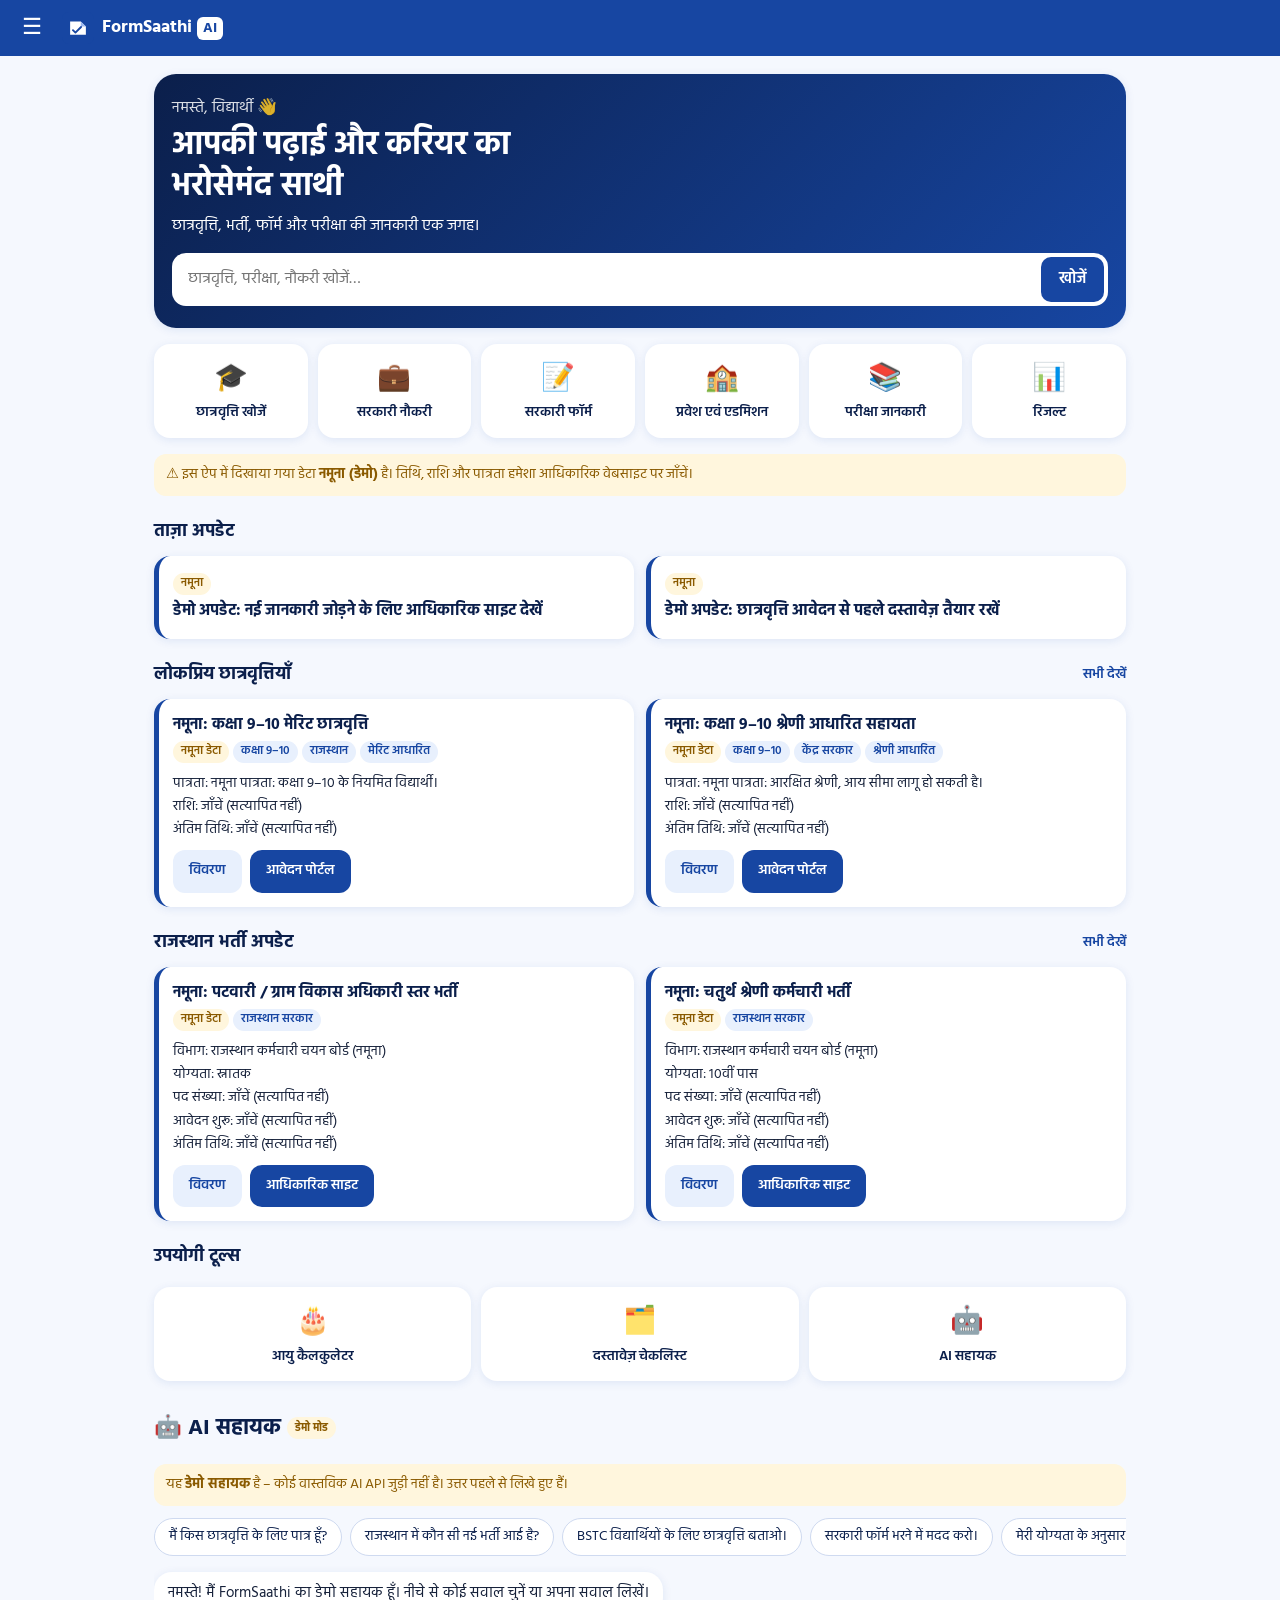
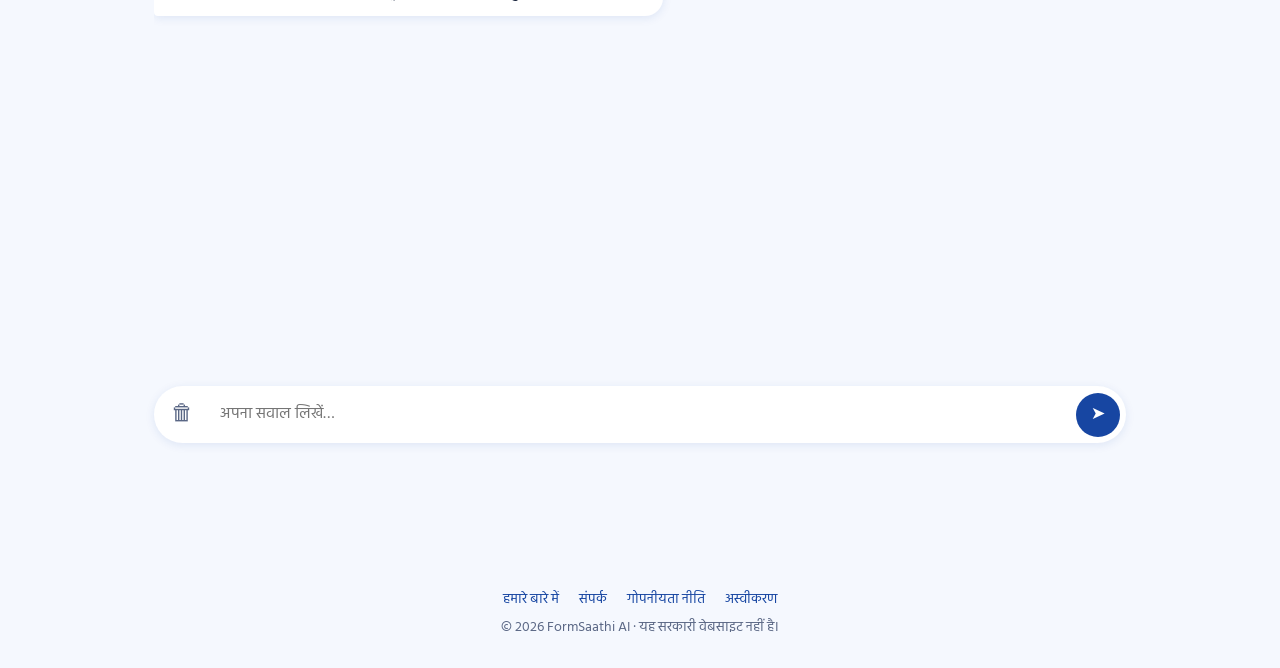
<file: index.html>
<!DOCTYPE html>
<html lang="hi">
<head>
<meta charset="UTF-8">
<meta name="viewport" content="width=device-width,initial-scale=1">
<title>FormSaathi AI – छात्रों का डिजिटल साथी</title>
<meta name="theme-color" content="#1746A2">
<meta name="description" content="छात्रवृत्ति, सरकारी नौकरी, फॉर्म और परीक्षा जानकारी – विद्यार्थियों के लिए।">
<link rel="manifest" href="manifest.json">
<link rel="icon" href="icon.svg" type="image/svg+xml">
<link rel="apple-touch-icon" href="icon-192.png">
<link rel="preconnect" href="https://fonts.googleapis.com">
<link href="https://fonts.googleapis.com/css2?family=Hind:wght@400;500;600;700&display=swap" rel="stylesheet">
<link rel="stylesheet" href="style.css">
</head>
<body>
<header class="top">
  <button class="icon-btn" id="menuBtn" aria-label="मेनू खोलें" aria-expanded="false">☰</button>
  <a href="#home" class="brand"><img src="icon.svg" alt="" width="32" height="32"><span>FormSaathi <b>AI</b></span></a>
  <button class="icon-btn" id="installBtn" hidden aria-label="ऐप इंस्टॉल करें">⬇</button>
</header>
<div class="scrim" id="scrim"></div>
<nav class="drawer" id="drawer" aria-label="मुख्य मेनू">
  <h3>मेनू</h3>
  <a href="#home">🏠 होम</a><a href="#scholarships">🎓 छात्रवृत्ति</a><a href="#jobs">💼 सरकारी नौकरी</a>
  <a href="#forms">📄 फॉर्म और जानकारी</a><a href="#chat">🤖 AI सहायक</a>
  <button data-info="about">ℹ️ हमारे बारे में</button><button data-info="contact">✉️ संपर्क</button>
  <button id="installBtn2">📲 ऐप इंस्टॉल करें</button>
</nav>

<main>
<section id="home" class="view">
  <div class="hero">
    <p class="hi">नमस्ते, विद्यार्थी 👋</p>
    <h1>आपकी पढ़ाई और करियर का <br>भरोसेमंद साथी</h1>
    <p>छात्रवृत्ति, भर्ती, फॉर्म और परीक्षा की जानकारी एक जगह।</p>
    <form id="searchForm" class="search" role="search">
      <input id="searchInput" type="search" placeholder="छात्रवृत्ति, परीक्षा, नौकरी खोजें…" aria-label="खोज">
      <button type="submit">खोजें</button>
    </form>
  </div>
  <div class="quick">
    <a href="#scholarships"><i>🎓</i>छात्रवृत्ति खोजें</a>
    <a href="#jobs"><i>💼</i>सरकारी नौकरी</a>
    <a href="#forms" data-cat="सरकारी फॉर्म"><i>📝</i>सरकारी फॉर्म</a>
    <a href="#forms" data-cat="प्रवेश"><i>🏫</i>प्रवेश एवं एडमिशन</a>
    <a href="#forms" data-cat="परीक्षा"><i>📚</i>परीक्षा जानकारी</a>
    <a href="#forms" data-cat="रिजल्ट"><i>📊</i>रिजल्ट</a>
  </div>
  <div class="demo-note">⚠️ इस ऐप में दिखाया गया डेटा <b>नमूना (डेमो)</b> है। तिथि, राशि और पात्रता हमेशा आधिकारिक वेबसाइट पर जाँचें।</div>
  <h2>ताज़ा अपडेट</h2><div class="list" id="homeUpdates"></div>
  <h2>लोकप्रिय छात्रवृत्तियाँ <a href="#scholarships" class="more">सभी देखें</a></h2><div class="list" id="homeSch"></div>
  <h2>राजस्थान भर्ती अपडेट <a href="#jobs" class="more">सभी देखें</a></h2><div class="list" id="homeJobs"></div>
  <h2>उपयोगी टूल्स</h2>
  <div class="quick tools">
    <button id="toolAge"><i>🎂</i>आयु कैलकुलेटर</button>
    <button id="toolDocs"><i>🗂️</i>दस्तावेज़ चेकलिस्ट</button>
    <a href="#chat"><i>🤖</i>AI सहायक</a>
  </div>
</section>

<section id="scholarships" class="view" hidden>
  <h1 class="pt">🎓 छात्रवृत्ति खोजक</h1>
  <form id="schForm" class="filters">
    <label>स्तर<select id="fLevel"><option value="">सभी</option><option value="c910">कक्षा 9–10</option><option value="c1112">कक्षा 11–12</option><option value="grad">स्नातक (BA/BSc/BCom)</option><option value="dip">डिप्लोमा</option><option value="bstc">D.El.Ed / BSTC</option><option value="pg">स्नातकोत्तर</option></select></label>
    <label>राज्य<select id="fState"><option value="">सभी</option><option>राजस्थान</option><option>केंद्र सरकार</option></select></label>
    <label>श्रेणी<select id="fCat"><option value="">सभी</option><option>सामान्य</option><option>OBC</option><option>SC</option><option>ST</option><option>EWS</option></select></label>
    <label>पारिवारिक आय (वार्षिक)<select id="fInc"><option value="">सभी</option><option value="1">₹1 लाख तक</option><option value="2.5">₹2.5 लाख तक</option><option value="8">₹8 लाख तक</option><option value="99">₹8 लाख से अधिक</option></select></label>
    <label>लिंग<select id="fGen"><option value="">सभी</option><option value="f">छात्रा</option><option value="m">छात्र</option></select></label>
    <label>प्रकार<select id="fType"><option value="">सभी</option><option>मेरिट आधारित</option><option>आय आधारित</option><option>श्रेणी आधारित</option></select></label>
    <div class="row"><button type="submit" class="btn">🔍 खोजें</button><button type="reset" class="btn ghost" id="schReset">रीसेट</button></div>
  </form>
  <p id="schCount" class="count" aria-live="polite"></p><div class="list" id="schList"></div>
</section>

<section id="jobs" class="view" hidden>
  <h1 class="pt">💼 सरकारी नौकरी</h1>
  <div class="chips" id="jobChips"></div>
  <input class="field" id="jobSearch" type="search" placeholder="भर्ती खोजें…" aria-label="भर्ती खोजें">
  <p id="jobCount" class="count" aria-live="polite"></p><div class="list" id="jobList"></div>
</section>

<section id="forms" class="view" hidden>
  <h1 class="pt">📄 फॉर्म और जानकारी</h1>
  <div class="chips" id="formChips"></div>
  <input class="field" id="formSearch" type="search" placeholder="फॉर्म / जानकारी खोजें…" aria-label="खोजें">
  <p id="formCount" class="count" aria-live="polite"></p><div class="list" id="formList"></div>
</section>

<section id="results" class="view" hidden>
  <h1 class="pt">🔎 खोज परिणाम</h1><p id="resCount" class="count"></p><div class="list" id="resList"></div>
</section>

<section id="chat" class="view chatview" hidden>
  <h1 class="pt">🤖 AI सहायक <span class="tag">डेमो मोड</span></h1>
  <p class="demo-note">यह <b>डेमो सहायक</b> है – कोई वास्तविक AI API जुड़ी नहीं है। उत्तर पहले से लिखे हुए हैं।</p>
  <div class="chips" id="sugg"></div>
  <div class="msgs" id="msgs" aria-live="polite"></div>
  <form id="chatForm" class="chatbar">
    <button type="button" id="clearChat" class="icon-btn" aria-label="चैट साफ़ करें">🗑</button>
    <input id="chatInput" placeholder="अपना सवाल लिखें…" autocomplete="off" aria-label="संदेश">
    <button type="submit" class="send" aria-label="भेजें">➤</button>
  </form>
</section>
</main>

<footer class="foot">
  <div><button data-info="about">हमारे बारे में</button><button data-info="contact">संपर्क</button><button data-info="privacy">गोपनीयता नीति</button><button data-info="disclaimer">अस्वीकरण</button></div>
  <p>© 2026 FormSaathi AI · यह सरकारी वेबसाइट नहीं है।</p>
</footer>

<nav class="bottom" aria-label="नीचे नेविगेशन">
  <a href="#home"><i>🏠</i>होम</a><a href="#scholarships"><i>🎓</i>छात्रवृत्ति</a><a href="#jobs"><i>💼</i>नौकरी</a><a href="#forms"><i>📄</i>फॉर्म</a><a href="#chat"><i>🤖</i>AI</a>
</nav>

<div class="modal" id="modal" hidden role="dialog" aria-modal="true" aria-labelledby="mTitle">
  <div class="sheet"><button class="x" id="mClose" aria-label="बंद करें">✕</button><h2 id="mTitle"></h2><div id="mBody"></div></div>
</div>
<div class="toast" id="toast" role="status"></div>
<script src="script.js"></script>
</body>
</html>
</file>
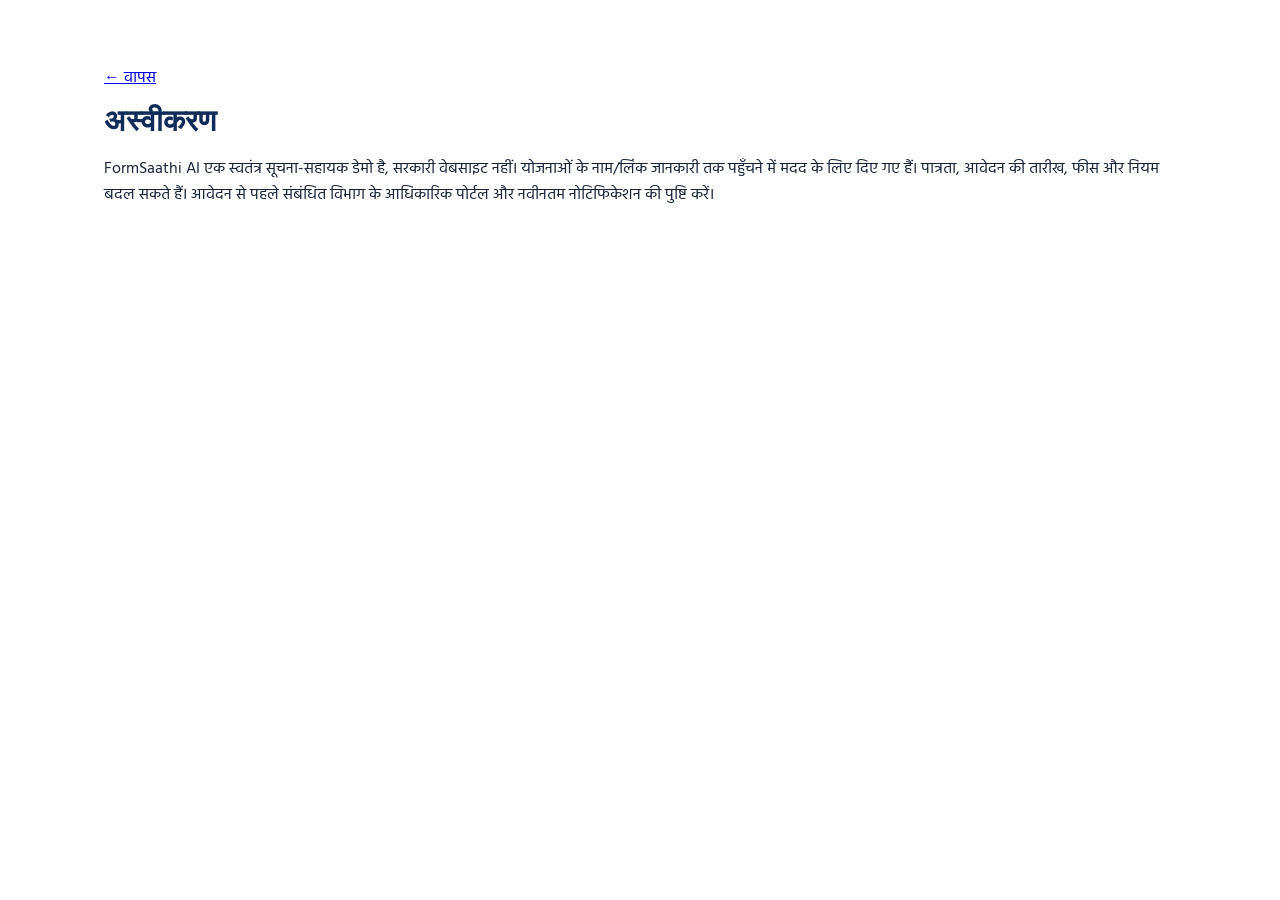
<file: disclaimer.html>
<!doctype html><html lang="hi"><meta charset="utf-8"><meta name="viewport" content="width=device-width,initial-scale=1"><title>अस्वीकरण — FormSaathi</title><link rel="stylesheet" href="styles.css"><main class="section"><a href="index.html">← वापस</a><h2>अस्वीकरण</h2><p>FormSaathi AI एक स्वतंत्र सूचना-सहायक डेमो है, सरकारी वेबसाइट नहीं। योजनाओं के नाम/लिंक जानकारी तक पहुँचने में मदद के लिए दिए गए हैं। पात्रता, आवेदन की तारीख, फीस और नियम बदल सकते हैं। आवेदन से पहले संबंधित विभाग के आधिकारिक पोर्टल और नवीनतम नोटिफिकेशन की पुष्टि करें।</p></main></html>
</file>
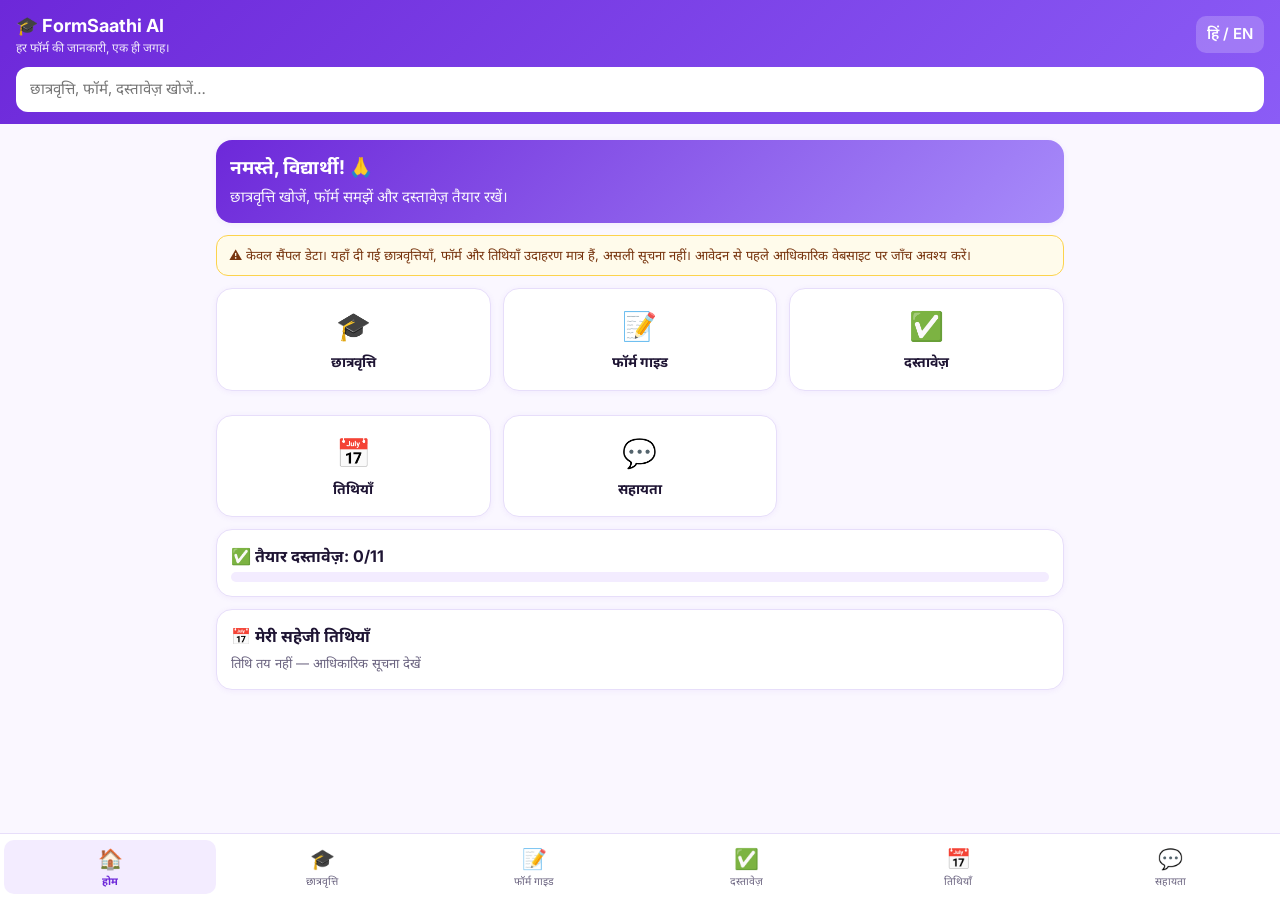
<file: FormSaathi AI.html>
<!DOCTYPE html>
<html lang="en">
<head>
<meta charset="utf-8">
<meta name="viewport" content="width=device-width, initial-scale=1, viewport-fit=cover">
<title>FormSaathi AI</title>
<meta name="theme-color" content="#6d28d9">
<link rel="manifest" href="manifest.json">
<link rel="icon" href="icon.svg">
<link href="https://fonts.googleapis.com/css2?family=Noto+Sans+Devanagari:wght@400;600;700&family=Inter:wght@400;600;700&display=swap" rel="stylesheet">
<style>
:root{--p:#6d28d9;--p2:#8b5cf6;--soft:#f3ecff;--bg:#faf7ff;--card:#fff;--tx:#1e1433;--mu:#6b6480;--bd:#e7defa;--ok:#15803d;--warn:#b45309;box-sizing:border-box;padding-top:env(safe-area-inset-top,0px);padding-bottom:env(safe-area-inset-bottom,0px)}
@media (prefers-color-scheme:dark){:root:not([data-theme="light"]){--bg:#140d24;--card:#1f1635;--tx:#f1eafd;--mu:#a99fc4;--bd:#33274f;--soft:#2a1f45;--p:#a78bfa;--p2:#8b5cf6;--ok:#4ade80;--warn:#fbbf24}}
:root[data-theme="dark"]{--bg:#140d24;--card:#1f1635;--tx:#f1eafd;--mu:#a99fc4;--bd:#33274f;--soft:#2a1f45;--p:#a78bfa;--p2:#8b5cf6;--ok:#4ade80;--warn:#fbbf24}
*{box-sizing:border-box}html{scroll-padding-top:env(safe-area-inset-top,0px)}
body{margin:0;background:var(--bg);color:var(--tx);font:15px/1.5 Inter,"Noto Sans Devanagari",system-ui,sans-serif;padding-bottom:84px}
body::before{content:"";position:fixed;inset:0 0 auto;height:env(safe-area-inset-top,0px);background:#6d28d9;z-index:20}
header{position:sticky;top:env(safe-area-inset-top,0px);z-index:10;background:linear-gradient(135deg,#6d28d9,#8b5cf6);color:#fff;padding:12px 16px}
.row{display:flex;align-items:center;gap:8px}.sp{flex:1}
.brand{font-weight:700;font-size:18px}.tag{font-size:12px;opacity:.9}
.ib{background:rgba(255,255,255,.2);color:#fff;border:0;border-radius:10px;padding:7px 11px;font:inherit;font-weight:600;cursor:pointer}
#q{width:100%;margin-top:10px;border:0;border-radius:12px;padding:11px 14px;font:inherit;background:#fff;color:#1e1433}
main{max-width:880px;margin:0 auto;padding:16px}
h2{font-size:19px;margin:6px 0 12px}h3{margin:0 0 4px;font-size:16px}
.card{background:var(--card);border:1px solid var(--bd);border-radius:16px;padding:14px;margin-bottom:12px;box-shadow:0 1px 6px rgba(109,40,217,.06)}
.grid{display:grid;grid-template-columns:repeat(2,1fr);gap:12px}
@media(min-width:640px){.grid{grid-template-columns:repeat(3,1fr)}}
.tile{display:block;text-decoration:none;color:inherit;text-align:center;padding:16px 8px}
.tile .i{font-size:28px;display:block;margin-bottom:4px}.tile b{font-size:14px}
.hero{background:linear-gradient(135deg,#6d28d9,#a78bfa);color:#fff;border:0}
.hero p{margin:4px 0 0;opacity:.95}
.chip{display:inline-block;padding:5px 12px;border-radius:99px;background:var(--soft);color:var(--p);border:1px solid var(--bd);font:inherit;font-size:13px;margin:0 6px 8px 0;cursor:pointer}
.chip.on{background:var(--p);color:#fff;border-color:var(--p)}
.badge{display:inline-block;font-size:11px;font-weight:700;padding:2px 8px;border-radius:6px;background:#fef3c7;color:#92400e;margin-bottom:6px}
.mu{color:var(--mu);font-size:13px}
.btn{background:var(--p);color:#fff;border:0;border-radius:12px;padding:10px 16px;font:inherit;font-weight:600;cursor:pointer}
.btn.o{background:transparent;color:var(--p);border:1px solid var(--p)}
input[type=text],input[type=date]{width:100%;padding:10px;border-radius:10px;border:1px solid var(--bd);background:var(--card);color:var(--tx);font:inherit;margin-bottom:8px}
details{border-top:1px solid var(--bd);padding:8px 0}summary{cursor:pointer;font-weight:600}
ol,ul{padding-left:20px;margin:6px 0}
.bar{height:10px;background:var(--soft);border-radius:9px;overflow:hidden}.bar i{display:block;height:100%;background:linear-gradient(90deg,var(--p),var(--p2))}
label.ck{display:flex;gap:10px;align-items:center;padding:8px 0;border-bottom:1px solid var(--bd)}label.ck input{width:20px;height:20px;accent-color:#6d28d9}
.done span{text-decoration:line-through;color:var(--mu)}
nav{position:fixed;left:0;right:0;bottom:0;background:var(--card);border-top:1px solid var(--bd);display:flex;padding:6px 4px calc(6px + env(safe-area-inset-bottom,0px));z-index:10}
nav a{flex:1;text-align:center;text-decoration:none;color:var(--mu);font-size:10.5px;padding:4px 0;border-radius:10px}
nav a i{display:block;font-style:normal;font-size:20px}nav a.on{color:var(--p);background:var(--soft);font-weight:700}
.warn{background:#fffbeb;border:1px solid #fcd34d;color:#78350f;border-radius:12px;padding:10px 12px;font-size:13px;margin-bottom:12px}
@media (prefers-color-scheme:dark){:root:not([data-theme="light"]) .warn{background:#3b2a05;color:#fde68a;border-color:#92400e}}
</style>
</head>
<body>
<header>
  <div class="row"><div><div class="brand">🎓 FormSaathi AI</div><div class="tag" id="tag"></div></div><span class="sp"></span>
  <button class="ib" id="inst" hidden>⬇ Install</button><button class="ib" id="lang">हिं / EN</button></div>
  <input id="q" type="search" autocomplete="off">
</header>
<main id="app"></main>
<nav id="nav"></nav>
<script>
const $=s=>document.querySelector(s);
const store={get(k,d){try{const v=localStorage.getItem(k);return v?JSON.parse(v):d}catch(e){return d}},set(k,v){try{localStorage.setItem(k,JSON.stringify(v))}catch(e){}}};
let lang=store.get('fs_lang','hi');
const UI={
tag:{en:'हर फॉर्म की जानकारी, एक ही जगह।',hi:'हर फॉर्म की जानकारी, एक ही जगह।'},
ph:{en:'Search scholarships, forms, documents…',hi:'छात्रवृत्ति, फॉर्म, दस्तावेज़ खोजें…'},
home:{en:'Home',hi:'होम'},sch:{en:'Scholarships',hi:'छात्रवृत्ति'},forms:{en:'Form Guide',hi:'फॉर्म गाइड'},docs:{en:'Documents',hi:'दस्तावेज़'},dates:{en:'Dates',hi:'तिथियाँ'},help:{en:'Help',hi:'सहायता'},
hello:{en:'Namaste, Student! 🙏',hi:'नमस्ते, विद्यार्थी! 🙏'},
sub:{en:'Find scholarships, understand forms and keep documents ready.',hi:'छात्रवृत्ति खोजें, फॉर्म समझें और दस्तावेज़ तैयार रखें।'},
disc:{en:'⚠ Sample data only. Scholarships, forms and dates shown here are illustrative examples, not real notices. Always confirm details on the official website before applying.',hi:'⚠ केवल सैंपल डेटा। यहाँ दी गई छात्रवृत्तियाँ, फॉर्म और तिथियाँ उदाहरण मात्र हैं, असली सूचना नहीं। आवेदन से पहले आधिकारिक वेबसाइट पर जाँच अवश्य करें।'},
sample:{en:'SAMPLE DATA',hi:'सैंपल डेटा'},all:{en:'All',hi:'सभी'},elig:{en:'Who may apply',hi:'कौन आवेदन कर सकता है'},need:{en:'Documents usually needed',hi:'आमतौर पर ज़रूरी दस्तावेज़'},
verify:{en:'Verify on the official website before applying.',hi:'आवेदन से पहले आधिकारिक वेबसाइट पर जाँचें।'},
steps:{en:'Steps',hi:'चरण'},ready:{en:'Documents ready',hi:'तैयार दस्तावेज़'},
add:{en:'Add your own date',hi:'अपनी तिथि जोड़ें'},title:{en:'Title (e.g. Form last date)',hi:'शीर्षक (जैसे फॉर्म की अंतिम तिथि)'},save:{en:'Save',hi:'सहेजें'},
tbc:{en:'Date not set — check official notice',hi:'तिथि तय नहीं — आधिकारिक सूचना देखें'},left:{en:'days left',hi:'दिन बाकी'},today:{en:'Today',hi:'आज'},past:{en:'Passed',hi:'बीत गई'},del:{en:'Remove',hi:'हटाएँ'},
mine:{en:'My saved dates',hi:'मेरी सहेजी तिथियाँ'},timeline:{en:'Typical application timeline (sample)',hi:'सामान्य आवेदन समयरेखा (सैंपल)'},
faq:{en:'Frequently asked questions',hi:'अक्सर पूछे जाने वाले प्रश्न'},safe:{en:'Stay safe from fraud',hi:'धोखाधड़ी से बचें'},
none:{en:'No results found.',hi:'कोई परिणाम नहीं मिला।'},res:{en:'Search results',hi:'खोज परिणाम'},
note:{en:'Ask a question (saved on this device only)',hi:'प्रश्न लिखें (केवल इसी डिवाइस में सहेजा जाएगा)'},
}; 
const u=k=>UI[k][lang];
const L=o=>o[lang];
const SCH=[
{id:1,c:'merit',n:{en:'Sample Merit Scholarship',hi:'सैंपल मेरिट छात्रवृत्ति'},lv:{en:'Class 11–12',hi:'कक्षा 11–12'},e:{en:'Students with good marks in the previous exam. Income limit may apply.',hi:'पिछली परीक्षा में अच्छे अंक वाले विद्यार्थी। आय सीमा लागू हो सकती है।'},d:['d1','d2','d3','d4']},
{id:2,c:'income',n:{en:'Sample Need-Based Scholarship',hi:'सैंपल आवश्यकता-आधारित छात्रवृत्ति'},lv:{en:'School & College',hi:'स्कूल व कॉलेज'},e:{en:'Students from families below a stated income limit.',hi:'निर्धारित आय सीमा से कम आय वाले परिवारों के विद्यार्थी।'},d:['d2','d3','d4','d5']},
{id:3,c:'girls',n:{en:'Sample Girls’ Education Scholarship',hi:'सैंपल बालिका शिक्षा छात्रवृत्ति'},lv:{en:'School & College',hi:'स्कूल व कॉलेज'},e:{en:'Female students enrolled in a recognised institution.',hi:'मान्यता प्राप्त संस्थान में नामांकित छात्राएँ।'},d:['d1','d2','d4','d6']},
{id:4,c:'category',n:{en:'Sample Category / Minority Scholarship',hi:'सैंपल श्रेणी / अल्पसंख्यक छात्रवृत्ति'},lv:{en:'Class 9 – PG',hi:'कक्षा 9 – पीजी'},e:{en:'Students belonging to eligible categories (SC/ST/OBC/Minority) as per the scheme.',hi:'योजना के अनुसार पात्र श्रेणी (SC/ST/OBC/अल्पसंख्यक) के विद्यार्थी।'},d:['d1','d2','d3','d5','d7']},
{id:5,c:'college',n:{en:'Sample Higher Education Scholarship',hi:'सैंपल उच्च शिक्षा छात्रवृत्ति'},lv:{en:'UG / PG',hi:'यूजी / पीजी'},e:{en:'College students with admission proof and previous year marks.',hi:'प्रवेश प्रमाण और पिछले वर्ष के अंकों वाले कॉलेज विद्यार्थी।'},d:['d1','d2','d4','d8']}];
const CATS={all:u=>u('all'),merit:{en:'Merit',hi:'मेरिट'},income:{en:'Need-based',hi:'आवश्यकता'},girls:{en:'Girls',hi:'बालिका'},category:{en:'Category',hi:'श्रेणी'},college:{en:'College',hi:'कॉलेज'}};
const DOCS={d1:{en:'Aadhaar card',hi:'आधार कार्ड'},d2:{en:'Previous marksheet',hi:'पिछली मार्कशीट'},d3:{en:'Income certificate',hi:'आय प्रमाणपत्र'},d4:{en:'Bank passbook (account in student’s name)',hi:'बैंक पासबुक (छात्र के नाम खाता)'},d5:{en:'Caste / category certificate',hi:'जाति / श्रेणी प्रमाणपत्र'},d6:{en:'School / college ID card',hi:'स्कूल / कॉलेज आईडी कार्ड'},d7:{en:'Domicile (residence) certificate',hi:'निवास प्रमाणपत्र'},d8:{en:'Admission / fee receipt',hi:'प्रवेश / फीस रसीद'},d9:{en:'Passport-size photo',hi:'पासपोर्ट साइज़ फोटो'},d10:{en:'Signature (scanned)',hi:'हस्ताक्षर (स्कैन)'},d11:{en:'Active mobile number & email',hi:'चालू मोबाइल नंबर व ईमेल'}};
const FORMS=[
{n:{en:'Scholarship Application (sample guide)',hi:'छात्रवृत्ति आवेदन (सैंपल गाइड)'},s:{en:['Open the official scholarship portal of the scheme.','Register with mobile number and email; note your ID.','Fill personal, education and bank details exactly as in documents.','Upload scanned documents in the size and format asked.','Preview, submit, and download the acknowledgement.','Take the printout to your institute if verification is required.'],hi:['योजना के आधिकारिक पोर्टल पर जाएँ।','मोबाइल व ईमेल से रजिस्टर करें; अपनी आईडी नोट करें।','व्यक्तिगत, शैक्षणिक और बैंक विवरण दस्तावेज़ों के अनुसार भरें।','माँगे गए साइज़/फॉर्मेट में दस्तावेज़ अपलोड करें।','प्रीव्यू देखकर सबमिट करें और पावती डाउनलोड करें।','सत्यापन ज़रूरी हो तो प्रिंटआउट संस्थान में जमा करें।']}},
{n:{en:'Entrance Exam Form (sample guide)',hi:'प्रवेश परीक्षा फॉर्म (सैंपल गाइड)'},s:{en:['Read the official notice for eligibility and fee.','Create an account on the exam’s official site.','Fill details, choose exam city and subjects.','Upload photo and signature as per size rules.','Pay the fee only on the official payment page.','Save the confirmation page.'],hi:['पात्रता और फीस के लिए आधिकारिक सूचना पढ़ें।','परीक्षा की आधिकारिक साइट पर खाता बनाएँ।','विवरण भरें, परीक्षा शहर और विषय चुनें।','नियमों के अनुसार फोटो व हस्ताक्षर अपलोड करें।','फीस केवल आधिकारिक पेमेंट पेज पर जमा करें।','कन्फर्मेशन पेज सुरक्षित रखें।']}},
{n:{en:'Income / Caste Certificate (sample guide)',hi:'आय / जाति प्रमाणपत्र (सैंपल गाइड)'},s:{en:['Check your state’s e-district / service portal.','Keep Aadhaar, address proof and a self-declaration ready.','Fill the online form and upload documents.','Note the application number and track status.','Download the certificate once approved.'],hi:['अपने राज्य का ई-डिस्ट्रिक्ट / सेवा पोर्टल देखें।','आधार, पते का प्रमाण और स्व-घोषणा तैयार रखें।','ऑनलाइन फॉर्म भरें और दस्तावेज़ अपलोड करें।','आवेदन नंबर नोट करें और स्थिति ट्रैक करें।','स्वीकृत होने पर प्रमाणपत्र डाउनलोड करें।']}},
{n:{en:'Bank Account Linking for Scholarship (sample guide)',hi:'छात्रवृत्ति के लिए बैंक खाता लिंक (सैंपल गाइड)'},s:{en:['Open an account in the student’s own name if none exists.','Link Aadhaar with the account at the bank.','Ensure the name matches the Aadhaar exactly.','Keep the account active and note the IFSC code.'],hi:['खाता न हो तो छात्र के नाम से खोलें।','बैंक में आधार को खाते से लिंक कराएँ।','नाम आधार से बिल्कुल मेल खाए, यह जाँचें।','खाता चालू रखें और IFSC कोड नोट करें।']}}];
const CHK=[{g:{en:'Identity',hi:'पहचान'},i:['d1','d6','d9','d10']},{g:{en:'Education',hi:'शिक्षा'},i:['d2','d8']},{g:{en:'Certificates',hi:'प्रमाणपत्र'},i:['d3','d5','d7']},{g:{en:'Banking & Contact',hi:'बैंक व संपर्क'},i:['d4','d11']}];
const TL=[{en:'Notification / notice released',hi:'सूचना जारी होना'},{en:'Online registration opens',hi:'ऑनलाइन पंजीकरण शुरू'},{en:'Last date to submit form',hi:'फॉर्म जमा करने की अंतिम तिथि'},{en:'Institute verification',hi:'संस्थान सत्यापन'},{en:'Result / payment status',hi:'परिणाम / भुगतान स्थिति'}];
const FAQ=[
{q:{en:'Where should I apply?',hi:'आवेदन कहाँ करना चाहिए?'},a:{en:'Only on the official government or institution website. Check the web address carefully.',hi:'केवल आधिकारिक सरकारी या संस्थान की वेबसाइट पर। वेब पते को ध्यान से जाँचें।'}},
{q:{en:'My name differs between documents. What to do?',hi:'दस्तावेज़ों में नाम अलग है, क्या करें?'},a:{en:'Get it corrected first, or attach a name-correction proof. Mismatches are a common reason for rejection.',hi:'पहले नाम सुधरवाएँ या सुधार का प्रमाण लगाएँ। नाम का अंतर अस्वीकृति का आम कारण है।'}},
{q:{en:'I missed the last date.',hi:'अंतिम तिथि निकल गई।'},a:{en:'Check the official site for any extension notice and contact your institute’s scholarship desk.',hi:'आधिकारिक साइट पर तिथि बढ़ने की सूचना देखें और संस्थान के छात्रवृत्ति डेस्क से मिलें।'}},
{q:{en:'Do I need to pay an agent?',hi:'क्या एजेंट को पैसे देने होंगे?'},a:{en:'No. You can apply yourself. Be careful of anyone demanding money for a “guaranteed” scholarship.',hi:'नहीं। आप खुद आवेदन कर सकते हैं। “पक्की” छात्रवृत्ति के नाम पर पैसे माँगने वालों से सावधान रहें।'}}];
const SAFE={en:['Never share OTP, PIN or passwords.','Official sites rarely ask for fees to “release” a scholarship.','Ask your school/college teacher if unsure.'],hi:['OTP, पिन या पासवर्ड कभी साझा न करें।','छात्रवृत्ति “जारी” करने के नाम पर फीस की माँग संदिग्ध है।','संदेह हो तो स्कूल/कॉलेज के शिक्षक से पूछें।']};
const esc=s=>String(s).replace(/[&<>"]/g,c=>({'&':'&amp;','<':'&lt;','>':'&gt;','"':'&quot;'}[c]));
let cat='all';
const checked=()=>store.get('fs_chk',{});
const mydates=()=>store.get('fs_dates',[]);
const dis=()=>`<div class="warn">${u('disc')}</div>`;
const NAV=[['home','🏠'],['sch','🎓'],['forms','📝'],['docs','✅'],['dates','📅'],['help','💬']];
function schCard(s){return `<div class="card"><span class="badge">${u('sample')}</span><h3>${L(s.n)}</h3><div class="mu">${L(s.lv)}</div>
<p><b>${u('elig')}:</b> ${L(s.e)}</p><details><summary>${u('need')}</summary><ul>${s.d.map(k=>`<li>${L(DOCS[k])}</li>`).join('')}</ul></details><p class="mu">ℹ ${u('verify')}</p></div>`}
function formCard(f){return `<div class="card"><span class="badge">${u('sample')}</span><details open><summary>${L(f.n)}</summary><ol>${f.s[lang].map(x=>`<li>${x}</li>`).join('')}</ol></details></div>`}
function faqCard(f){return `<details><summary>${L(f.q)}</summary><p>${L(f.a)}</p></details>`}
function daysLeft(d){const t=new Date();t.setHours(0,0,0,0);return Math.round((new Date(d+'T00:00:00')-t)/864e5)}
function progress(){const all=CHK.flatMap(g=>g.i),c=checked(),n=all.filter(k=>c[k]).length;return [n,all.length]}
const V={
home(){const [n,t]=progress(),up=mydates().filter(x=>daysLeft(x.d)>=0).sort((a,b)=>a.d<b.d?-1:1).slice(0,3);
return `<div class="card hero"><h2 style="margin:0">${u('hello')}</h2><p>${u('sub')}</p></div>${dis()}
<div class="grid">${NAV.slice(1).map(([k,i])=>`<a class="card tile" href="#${k}"><span class="i">${i}</span><b>${u(k)}</b></a>`).join('')}</div>
<div class="card"><h3>✅ ${u('ready')}: ${n}/${t}</h3><div class="bar"><i style="width:${n/t*100}%"></i></div></div>
<div class="card"><h3>📅 ${u('mine')}</h3>${up.length?up.map(x=>`<div>${esc(x.t)} — <b>${x.d}</b> (${daysLeft(x.d)} ${u('left')})</div>`).join(''):`<span class="mu">${u('tbc')}</span>`}</div>`},
sch(){const ks=Object.keys(CATS);return `<h2>🎓 ${u('sch')}</h2>${dis()}<div>${ks.map(k=>`<button class="chip ${cat===k?'on':''}" data-cat="${k}">${k==='all'?u('all'):L(CATS[k])}</button>`).join('')}</div>${SCH.filter(s=>cat==='all'||s.c===cat).map(schCard).join('')}`},
forms(){return `<h2>📝 ${u('forms')}</h2>${dis()}${FORMS.map(formCard).join('')}`},
docs(){const c=checked(),[n,t]=progress();return `<h2>✅ ${u('docs')}</h2><div class="card"><b>${u('ready')}: ${n}/${t}</b><div class="bar" style="margin-top:6px"><i style="width:${n/t*100}%"></i></div></div>
${CHK.map(g=>`<div class="card"><h3>${L(g.g)}</h3>${g.i.map(k=>`<label class="ck ${c[k]?'done':''}"><input type="checkbox" data-ck="${k}" ${c[k]?'checked':''}><span>${L(DOCS[k])}</span></label>`).join('')}</div>`).join('')}`},
dates(){const m=mydates().sort((a,b)=>a.d<b.d?-1:1);return `<h2>📅 ${u('dates')}</h2>${dis()}
<div class="card"><h3>${u('add')}</h3><input type="text" id="dt" placeholder="${u('title')}"><input type="date" id="dd"><button class="btn" data-act="add">${u('save')}</button></div>
<h3>${u('mine')}</h3>${m.length?m.map((x,i)=>{const n=daysLeft(x.d);return `<div class="card row"><div class="sp"><b>${esc(x.t)}</b><div class="mu">${x.d} · ${n>0?n+' '+u('left'):n===0?u('today'):u('past')}</div></div><button class="btn o" data-del="${i}">${u('del')}</button></div>`}).join(''):`<p class="mu">—</p>`}
<h3 style="margin-top:14px">${u('timeline')}</h3>${TL.map(x=>`<div class="card"><span class="badge">${u('sample')}</span><div><b>${L(x)}</b></div><div class="mu">${u('tbc')}</div></div>`).join('')}`},
help(){const q=store.get('fs_notes',[]);return `<h2>💬 ${u('help')}</h2><div class="card"><h3>${u('faq')}</h3>${FAQ.map(faqCard).join('')}</div>
<div class="card"><h3>🛡 ${u('safe')}</h3><ul>${SAFE[lang].map(x=>`<li>${x}</li>`).join('')}</ul></div>
<div class="card"><h3>${u('note')}</h3><input type="text" id="nt"><button class="btn" data-act="note">${u('save')}</button>${q.map(x=>`<p class="mu">• ${esc(x)}</p>`).join('')}</div>`},
search(){const k=$('#q').value.trim().toLowerCase();if(!k)return V.home();const has=(...o)=>o.some(x=>JSON.stringify(x).toLowerCase().includes(k));
const a=SCH.filter(s=>has(s.n,s.e,s.d.map(d=>DOCS[d]))),b=FORMS.filter(f=>has(f.n,f.s)),c=Object.keys(DOCS).filter(d=>has(DOCS[d])),d=FAQ.filter(f=>has(f.q,f.a)),e=mydates().filter(x=>x.t.toLowerCase().includes(k));
const out=a.map(schCard).join('')+b.map(formCard).join('')+(c.length?`<div class="card"><h3>${u('docs')}</h3><ul>${c.map(x=>`<li>${L(DOCS[x])}</li>`).join('')}</ul></div>`:'')+(d.length?`<div class="card">${d.map(faqCard).join('')}</div>`:'')+e.map(x=>`<div class="card">📅 ${esc(x.t)} — ${x.d}</div>`).join('');
return `<h2>🔍 ${u('res')}</h2>${out||`<p class="mu">${u('none')}</p>`}`}};
function route(){const h=(location.hash||'#home').slice(1);const r=V[h]?h:'home';
$('#app').innerHTML=V[r]();$('#nav').innerHTML=NAV.map(([k,i])=>`<a href="#${k}" class="${k===r?'on':''}"><i>${i}</i>${u(k)}</a>`).join('');
document.documentElement.lang=lang==='hi'?'hi':'en';$('#tag').textContent=u('tag');$('#q').placeholder=u('ph');window.scrollTo(0,0)}
$('#q').addEventListener('input',()=>{if(location.hash!=='#search'){location.hash='search'}else route()});
window.addEventListener('hashchange',route);
$('#lang').onclick=()=>{lang=lang==='hi'?'en':'hi';store.set('fs_lang',lang);route()};
document.addEventListener('click',e=>{const t=e.target;
if(t.dataset.cat){cat=t.dataset.cat;route()}
if(t.dataset.del){const m=mydates().sort((a,b)=>a.d<b.d?-1:1);m.splice(+t.dataset.del,1);store.set('fs_dates',m);route()}
if(t.dataset.act==='add'){const a=$('#dt').value.trim(),b=$('#dd').value;if(a&&b){const m=mydates();m.push({t:a,d:b});store.set('fs_dates',m);route()}}
if(t.dataset.act==='note'){const a=$('#nt').value.trim();if(a){const m=store.get('fs_notes',[]);m.push(a);store.set('fs_notes',m);route()}}});
document.addEventListener('change',e=>{const k=e.target.dataset.ck;if(k){const c=checked();c[k]=e.target.checked;store.set('fs_chk',c);route()}});
let dp;window.addEventListener('beforeinstallprompt',e=>{e.preventDefault();dp=e;$('#inst').hidden=false});
$('#inst').onclick=async()=>{if(dp){dp.prompt();dp=null;$('#inst').hidden=true}};
try{if('serviceWorker' in navigator&&location.protocol.startsWith('http'))navigator.serviceWorker.register('sw.js').catch(()=>{})}catch(e){}
route();
</script>
</body>
</html>
</file>
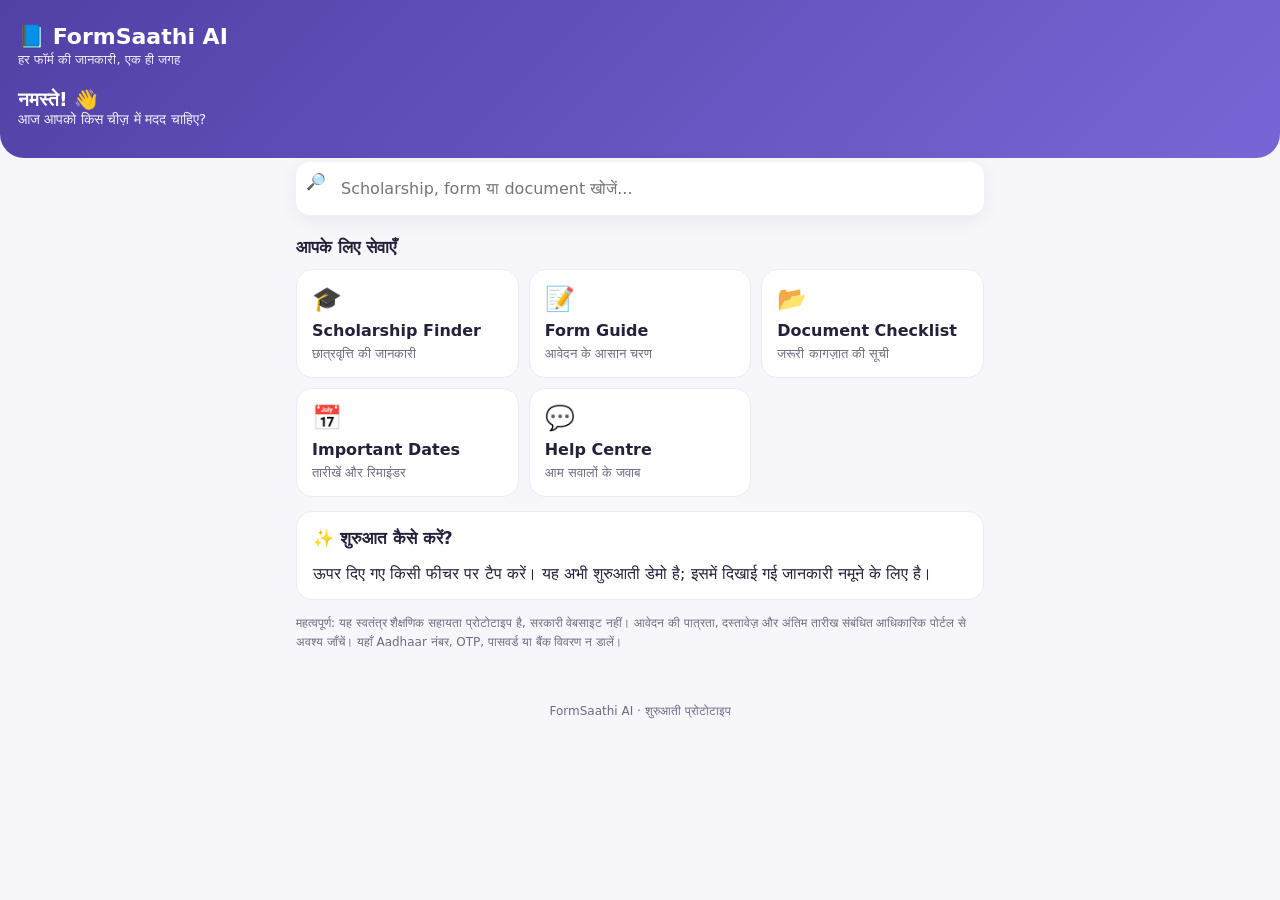
<file: formsaathi_ai_prototype.html>
<!doctype html>
<html lang="hi">
<head>
<meta charset="utf-8">
<meta name="viewport" content="width=device-width, initial-scale=1">
<meta name="theme-color" content="#5141a5">
<title>FormSaathi AI — Prototype</title>
<style>
:root{--purple:#5141a5;--light:#f3f1ff;--ink:#24213a;--muted:#6f6b82}
*{box-sizing:border-box}body{margin:0;background:#f7f7fb;color:var(--ink);font-family:system-ui,-apple-system,"Noto Sans Devanagari",sans-serif}
header{background:linear-gradient(135deg,#5141a5,#7966d6);color:white;padding:24px 18px 30px;border-radius:0 0 24px 24px}
.brand{font-size:22px;font-weight:800}.tag{opacity:.9;font-size:13px;margin-top:3px}
main{max-width:720px;margin:auto;padding:16px}
.search{display:flex;gap:8px;background:white;padding:10px;border-radius:14px;margin-top:-12px;box-shadow:0 5px 20px #25204412}
input{width:100%;border:0;outline:0;font:inherit;padding:7px}
h2{font-size:17px;margin:22px 0 12px}
.grid{display:grid;grid-template-columns:repeat(2,1fr);gap:10px}
.card{background:white;border:1px solid #eceaf5;border-radius:16px;padding:15px;text-align:left;cursor:pointer;color:var(--ink);font:inherit;min-height:104px}
.card b{display:block;margin:8px 0 3px}.card small{color:var(--muted)}
.icon{font-size:24px}
.panel{background:white;border:1px solid #eceaf5;border-radius:16px;padding:16px;margin-top:14px}
.panel h3{margin:0 0 8px;font-size:17px}
ul{padding-left:20px;line-height:1.8}
.note{font-size:12px;color:var(--muted);line-height:1.6}
button.action{background:var(--purple);color:white;border:0;border-radius:10px;padding:10px 14px;font:inherit;margin-top:8px}
footer{text-align:center;padding:24px;color:var(--muted);font-size:12px}
.hidden{display:none}
@media(min-width:560px){.grid{grid-template-columns:repeat(3,1fr)}}
</style>
</head>
<body>
<header>
  <div class="brand">📘 FormSaathi AI</div>
  <div class="tag">हर फॉर्म की जानकारी, एक ही जगह</div>
  <p style="margin:20px 0 0;font-size:19px;font-weight:700">नमस्ते! 👋</p>
  <div style="opacity:.92;font-size:14px">आज आपको किस चीज़ में मदद चाहिए?</div>
</header>
<main>
  <div class="search"><span>🔎</span><input id="search" placeholder="Scholarship, form या document खोजें..." oninput="filterCards()"></div>
  <h2>आपके लिए सेवाएँ</h2>
  <div class="grid" id="cards">
    <button class="card" data-key="scholarship छात्रवृत्ति योजना" onclick="show('scholarship')"><span class="icon">🎓</span><b>Scholarship Finder</b><small>छात्रवृत्ति की जानकारी</small></button>
    <button class="card" data-key="form guide आवेदन" onclick="show('form')"><span class="icon">📝</span><b>Form Guide</b><small>आवेदन के आसान चरण</small></button>
    <button class="card" data-key="documents दस्तावेज checklist" onclick="show('docs')"><span class="icon">📂</span><b>Document Checklist</b><small>जरूरी कागज़ात की सूची</small></button>
    <button class="card" data-key="important dates last date तारीख" onclick="show('dates')"><span class="icon">📅</span><b>Important Dates</b><small>तारीखें और रिमाइंडर</small></button>
    <button class="card" data-key="help centre सवाल सहायता" onclick="show('help')"><span class="icon">💬</span><b>Help Centre</b><small>आम सवालों के जवाब</small></button>
  </div>
  <section id="detail" class="panel hidden" aria-live="polite"></section>
  <section class="panel">
    <h3>✨ शुरुआत कैसे करें?</h3>
    <p style="margin-bottom:0">ऊपर दिए गए किसी फीचर पर टैप करें। यह अभी शुरुआती डेमो है; इसमें दिखाई गई जानकारी नमूने के लिए है।</p>
  </section>
  <p class="note" style="margin-top:14px">महत्वपूर्ण: यह स्वतंत्र शैक्षणिक सहायता प्रोटोटाइप है, सरकारी वेबसाइट नहीं। आवेदन की पात्रता, दस्तावेज़ और अंतिम तारीख संबंधित आधिकारिक पोर्टल से अवश्य जाँचें। यहाँ Aadhaar नंबर, OTP, पासवर्ड या बैंक विवरण न डालें।</p>
</main>
<footer>FormSaathi AI · शुरुआती प्रोटोटाइप</footer>
<script>
const content={
 scholarship:['Scholarship Finder','यहाँ राज्य, कक्षा और कोर्स के आधार पर छात्रवृत्ति की जानकारी व्यवस्थित की जाएगी।','• योजना का नाम और आधिकारिक लिंक<br>• पात्रता और जरूरी दस्तावेज़<br>• आवेदन की तारीख — केवल आधिकारिक पुष्टि के बाद'],
 form:['Form Guide','किसी आवेदन को भरने से पहले उसकी आधिकारिक सूचना पढ़ें।','• पोर्टल पर नया पंजीकरण<br>• आवेदन निर्देश समझें<br>• दस्तावेज़ और विवरण जाँचें<br>• जमा करने से पहले पूरी जानकारी दोबारा देखें'],
 docs:['Document Checklist','हर योजना के दस्तावेज़ अलग हो सकते हैं। यह केवल सामान्य उदाहरण है।','• पहचान/आयु प्रमाण, जहाँ आवश्यक हो<br>• शैक्षणिक अंकतालिका<br>• आय प्रमाणपत्र, यदि माँगा गया हो<br>• बैंक विवरण केवल आधिकारिक पोर्टल पर, जरूरत होने पर'],
 dates:['Important Dates','अभी इस डेमो में लाइव तारीखें उपलब्ध नहीं हैं।','• आवेदन शुरू होने की तारीख<br>• अंतिम तारीख<br>• सुधार विंडो<br>• परिणाम/नवीनीकरण की तारीख<br><br>सभी तारीखें आधिकारिक सूचना से सत्यापित होंगी।'],
 help:['Help Centre','आम सवालों के जवाब और सरल हिंदी में मार्गदर्शन यहाँ मिलेगा।','• फॉर्म में त्रुटि का अर्थ समझना<br>• सही आधिकारिक पोर्टल ढूँढना<br>• आवेदन की स्थिति कहाँ जाँचें']
};
function show(key){const d=document.getElementById('detail'),v=content[key];d.classList.remove('hidden');d.innerHTML='<h3>'+v[0]+'</h3><p>'+v[1]+'</p><ul><li>'+v[2].replaceAll('<br>','</li><li>').replaceAll('• ','')+'</li></ul><button class="action" onclick="document.getElementById(\\'detail\\').classList.add(\\'hidden\\')">बंद करें</button>';d.scrollIntoView({behavior:'smooth',block:'nearest'})}
function filterCards(){const q=document.getElementById('search').value.toLowerCase();document.querySelectorAll('.card').forEach(c=>c.style.display=c.dataset.key.includes(q)?'block':'none')}
</script>
</body>
</html>
</file>
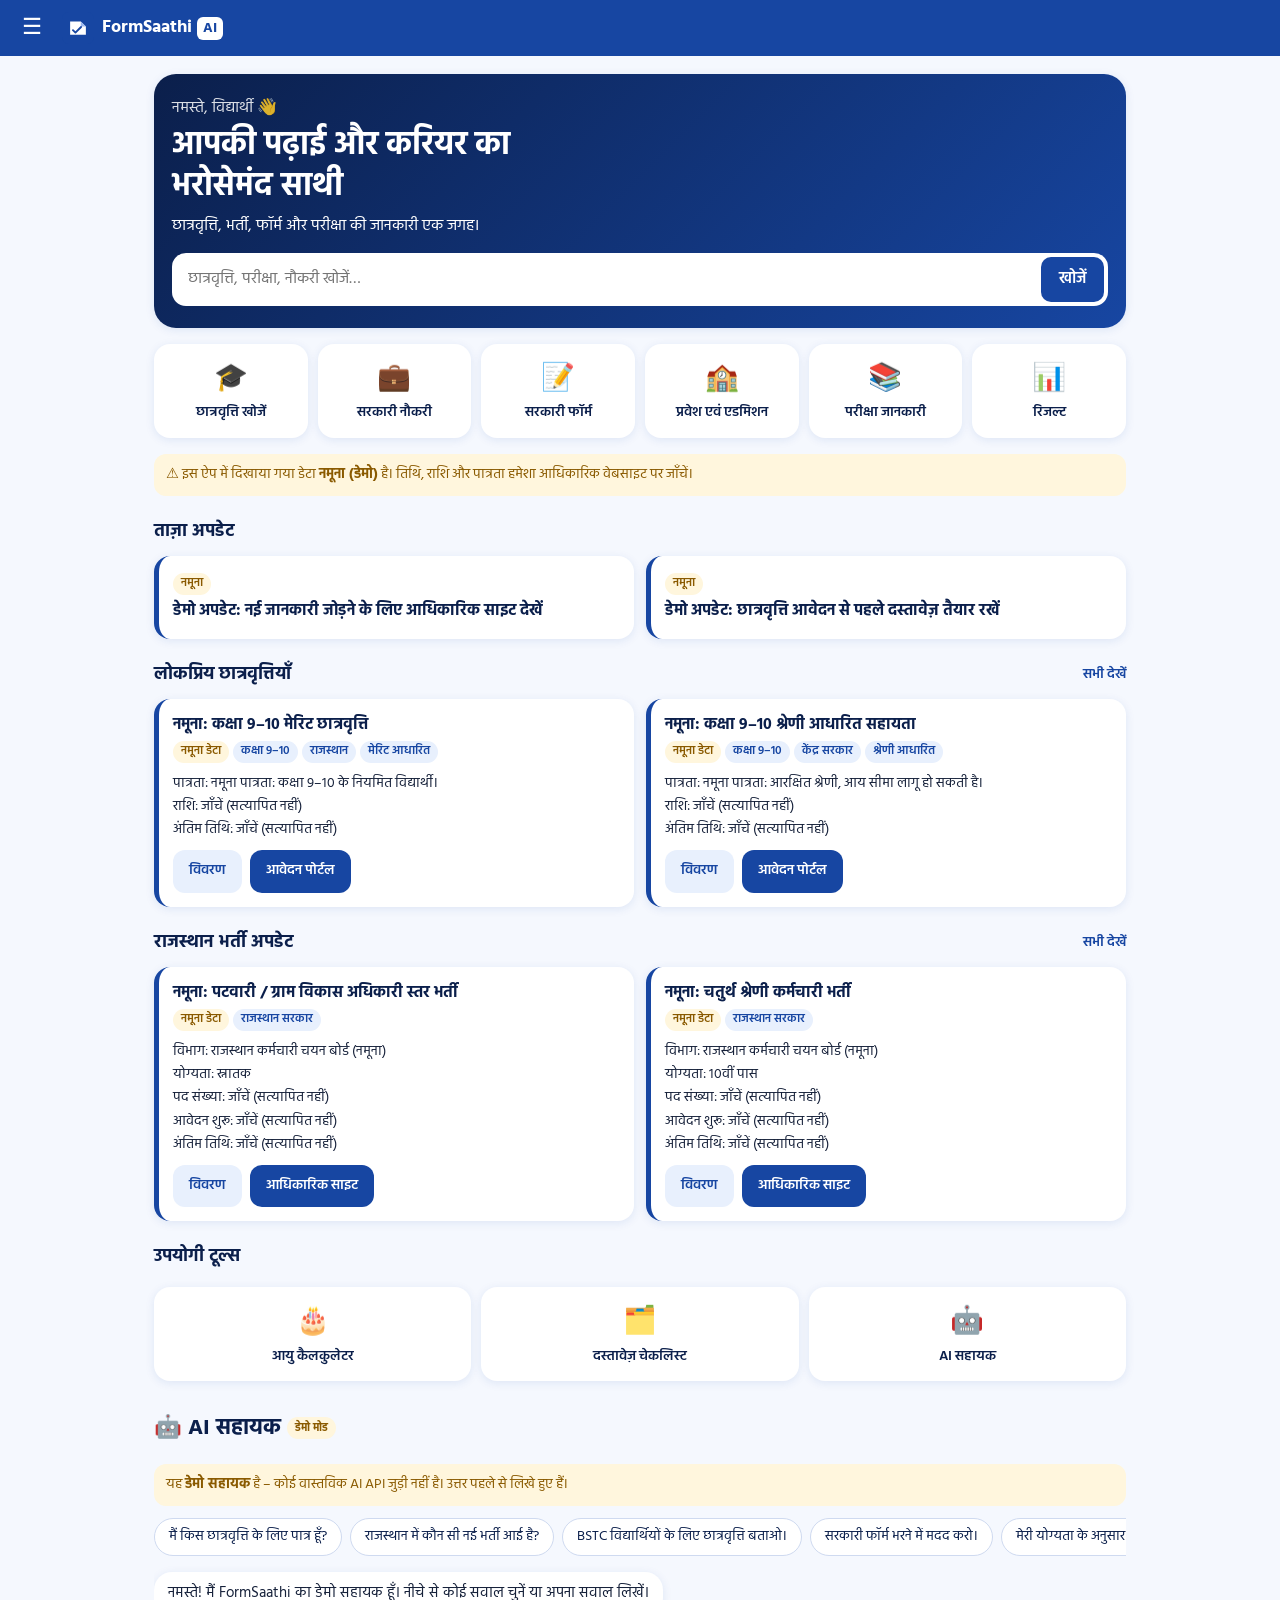
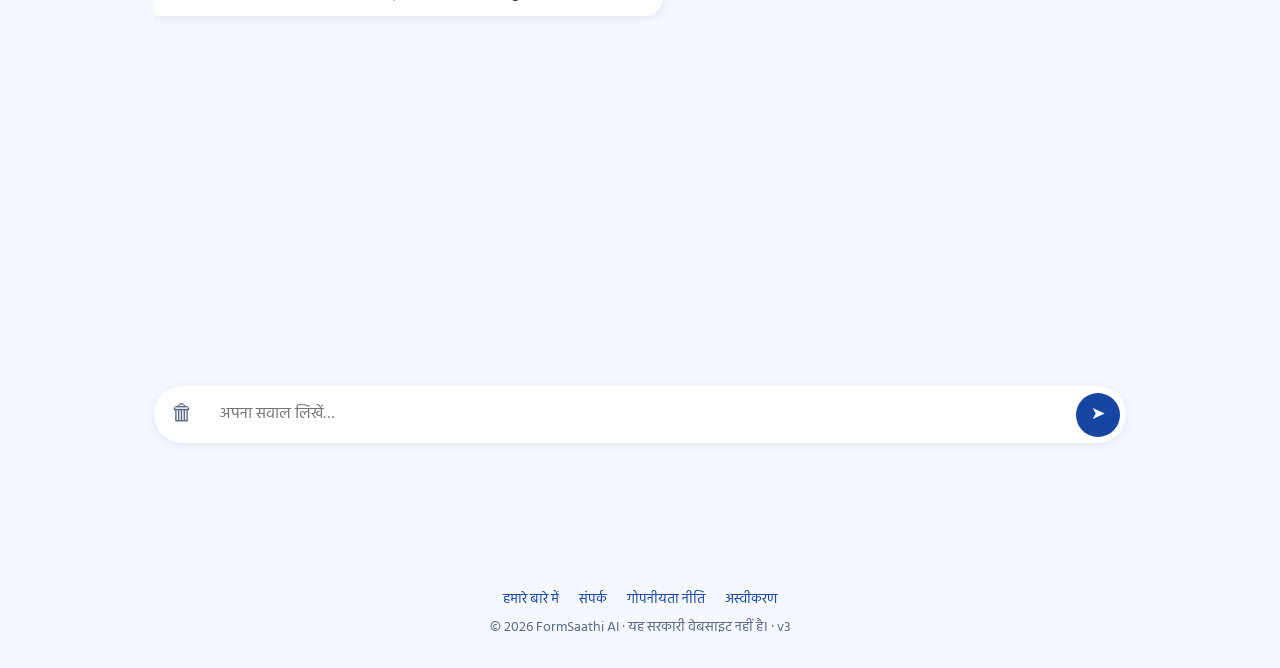
<file: index (2).html>
<!DOCTYPE html>
<html lang="hi">
<head>
<meta charset="UTF-8">
<meta name="viewport" content="width=device-width,initial-scale=1">
<title>FormSaathi AI – छात्रों का डिजिटल साथी</title>
<meta name="theme-color" content="#1746A2">
<meta name="description" content="छात्रवृत्ति, सरकारी नौकरी, फॉर्म और परीक्षा जानकारी – विद्यार्थियों के लिए।">
<link rel="manifest" href="manifest.json">
<link rel="icon" href="icon.svg" type="image/svg+xml">
<link rel="apple-touch-icon" href="icon-192.png">
<link rel="preconnect" href="https://fonts.googleapis.com">
<link href="https://fonts.googleapis.com/css2?family=Hind:wght@400;500;600;700&display=swap" rel="stylesheet">
<style>
:root{--b:#1746A2;--n:#0B1F4B;--lb:#E8F0FD;--bg:#F5F8FE;--w:#fff;--t:#16213A;--m:#5A6785;--ok:#0E7C4A;--warn:#8A5A00;--r:16px;--sh:0 2px 10px rgba(23,70,162,.10)}
*{box-sizing:border-box;margin:0}
html{scroll-behavior:smooth}
body{font-family:'Hind','Noto Sans Devanagari',system-ui,sans-serif;background:var(--bg);color:var(--t);line-height:1.55;font-size:16px;padding:60px 0 76px;overflow-x:hidden}
a{color:inherit;text-decoration:none}
button,input,select{font:inherit}
:focus-visible{outline:3px solid #6C9BFF;outline-offset:2px}
.top{position:fixed;top:0;left:0;right:0;height:56px;background:var(--b);color:#fff;display:flex;align-items:center;gap:8px;padding:0 10px;z-index:30}
.brand{display:flex;align-items:center;gap:8px;font-weight:700;font-size:1.15rem;flex:1}
.brand b{background:#fff;color:var(--b);padding:0 6px;border-radius:6px;font-size:.9rem}
.icon-btn{background:none;border:0;color:inherit;font-size:1.4rem;width:44px;height:44px;border-radius:12px;cursor:pointer}
.chatbar .icon-btn{color:var(--m)}
.scrim{position:fixed;inset:0;background:rgba(11,31,75,.5);opacity:0;pointer-events:none;transition:opacity .2s;z-index:40}
.scrim.on{opacity:1;pointer-events:auto}
.drawer{position:fixed;top:0;bottom:0;left:0;width:min(290px,82vw);background:var(--w);z-index:41;transform:translateX(-100%);transition:transform .25s;padding:18px 12px;display:flex;flex-direction:column;gap:4px;overflow-y:auto}
.drawer.on{transform:none}
.drawer h3{color:var(--n);padding:6px 10px 12px}
.drawer a,.drawer button{display:block;text-align:left;background:none;border:0;padding:12px;border-radius:12px;color:var(--t);cursor:pointer;font-size:1rem}
.drawer a:hover,.drawer button:hover{background:var(--lb)}
main{max-width:1000px;margin:0 auto;padding:0 14px}
.view{padding-top:14px}
.hero{background:linear-gradient(135deg,var(--n),var(--b));color:#fff;border-radius:22px;padding:22px 18px;box-shadow:var(--sh)}
.hero .hi{opacity:.85}
.hero h1{font-size:1.55rem;line-height:1.3;margin:4px 0 6px}
.search{display:flex;margin-top:14px;background:#fff;border-radius:14px;padding:4px;gap:4px}
.search input{flex:1;min-width:0;border:0;padding:10px 12px;border-radius:10px;background:none;color:var(--t)}
.search button{background:var(--b);color:#fff;border:0;padding:0 18px;border-radius:10px;cursor:pointer;font-weight:600}
.quick{display:grid;grid-template-columns:repeat(3,1fr);gap:10px;margin:16px 0}
.quick a,.quick button{background:var(--w);border:0;border-radius:var(--r);box-shadow:var(--sh);padding:14px 6px;text-align:center;font-weight:600;font-size:.88rem;color:var(--n);cursor:pointer;display:block}
.quick i{display:block;font-style:normal;font-size:1.7rem;margin-bottom:2px}
.demo-note{background:#FFF6DD;color:var(--warn);border-radius:12px;padding:10px 12px;font-size:.9rem;margin:8px 0}
h2{font-size:1.15rem;color:var(--n);margin:22px 0 10px;display:flex;justify-content:space-between;align-items:center}
.more{font-size:.85rem;color:var(--b);font-weight:600}
.pt{font-size:1.4rem;color:var(--n);margin-bottom:10px}
.tag{font-size:.7rem;background:#FFF6DD;color:var(--warn);padding:2px 8px;border-radius:20px;vertical-align:middle}
.list{display:grid;gap:12px;grid-template-columns:1fr}
.card{background:var(--w);border-radius:var(--r);box-shadow:var(--sh);padding:14px;border-left:5px solid var(--b)}
.card h3{font-size:1.02rem;color:var(--n)}
.card p{font-size:.9rem;color:var(--m);margin:3px 0}
.badge{display:inline-block;font-size:.72rem;background:var(--lb);color:var(--b);padding:2px 8px;border-radius:20px;margin:0 4px 4px 0;font-weight:600}
.badge.demo{background:#FFF6DD;color:var(--warn)}
.meta{font-size:.85rem;margin:6px 0;display:grid;gap:2px}
.acts{display:flex;gap:8px;margin-top:10px;flex-wrap:wrap}
.btn{background:var(--b);color:#fff;border:0;padding:10px 16px;border-radius:12px;font-weight:600;cursor:pointer;display:inline-block;font-size:.9rem}
.btn.ghost{background:var(--lb);color:var(--b)}
.filters{background:var(--w);border-radius:var(--r);box-shadow:var(--sh);padding:14px;display:grid;grid-template-columns:1fr 1fr;gap:10px}
.filters label{font-size:.82rem;color:var(--m);display:grid;gap:3px;min-width:0}
.filters .row{grid-column:1/-1;display:flex;gap:8px}
.filters .row .btn{flex:1}
select,.field{width:100%;padding:10px;border:1.5px solid #CFDAF0;border-radius:10px;background:#fff;color:var(--t)}
.field{margin:8px 0}
.count{margin:12px 0 8px;color:var(--m);font-size:.9rem}
.chips{display:flex;gap:8px;overflow-x:auto;padding:4px 0 8px;scrollbar-width:none}
.chip{flex:none;border:1.5px solid #CFDAF0;background:#fff;color:var(--n);padding:7px 14px;border-radius:30px;cursor:pointer;font-size:.88rem}
.chip.on{background:var(--b);color:#fff;border-color:var(--b)}
.empty{text-align:center;padding:28px 12px;color:var(--m);background:var(--w);border-radius:var(--r)}
.chatview{display:flex;flex-direction:column;min-height:calc(100vh - 140px)}
.msgs{flex:1;display:flex;flex-direction:column;gap:10px;padding:8px 0;max-height:46vh;overflow-y:auto}
.msg{max-width:86%;padding:10px 14px;border-radius:18px;white-space:pre-line;font-size:.95rem}
.msg.u{align-self:flex-end;background:var(--b);color:#fff;border-bottom-right-radius:4px}
.msg.a{align-self:flex-start;background:var(--w);box-shadow:var(--sh);border-bottom-left-radius:4px}
.dots span{display:inline-block;width:7px;height:7px;margin:0 2px;background:var(--b);border-radius:50%;animation:bl 1s infinite}
.dots span:nth-child(2){animation-delay:.15s}.dots span:nth-child(3){animation-delay:.3s}
@keyframes bl{0%,80%,100%{opacity:.25}40%{opacity:1}}
.chatbar{display:flex;gap:6px;background:var(--w);padding:6px;border-radius:30px;box-shadow:var(--sh);margin-top:8px;align-items:center}
.chatbar input{flex:1;min-width:0;border:0;padding:10px;background:none;color:var(--t)}
.send{background:var(--b);color:#fff;border:0;width:44px;height:44px;border-radius:50%;cursor:pointer;font-size:1.1rem}
.foot{text-align:center;padding:26px 14px 10px;color:var(--m);font-size:.85rem}
.foot button{background:none;border:0;color:var(--b);padding:6px 10px;cursor:pointer}
.bottom{position:fixed;bottom:0;left:0;right:0;height:64px;background:var(--w);display:flex;box-shadow:0 -2px 12px rgba(11,31,75,.12);z-index:30}
.bottom a{flex:1;display:flex;flex-direction:column;align-items:center;justify-content:center;font-size:.72rem;color:var(--m)}
.bottom i{font-style:normal;font-size:1.3rem}
.bottom a.on{color:var(--b);font-weight:700;background:var(--lb)}
.modal{position:fixed;inset:0;background:rgba(11,31,75,.55);z-index:50;display:flex;align-items:flex-end;justify-content:center}
.modal[hidden]{display:none}
.sheet{background:#fff;width:100%;max-width:560px;max-height:88vh;overflow-y:auto;border-radius:22px 22px 0 0;padding:20px 16px 24px;position:relative;animation:up .22s}
@keyframes up{from{transform:translateY(40px);opacity:0}}
.sheet h2{margin:0 36px 10px 0}
.x{position:absolute;top:10px;right:10px;border:0;background:var(--lb);width:36px;height:36px;border-radius:50%;cursor:pointer}
.sheet p,.sheet li{margin:6px 0;font-size:.95rem}
.sheet ul{padding-left:20px}
.sheet label{display:grid;gap:3px;margin:10px 0;font-size:.9rem}
.err{color:#B3261E;font-size:.82rem;min-height:1em}
.toast{position:fixed;left:50%;bottom:80px;transform:translate(-50%,20px);background:var(--n);color:#fff;padding:10px 18px;border-radius:30px;opacity:0;pointer-events:none;transition:.25s;z-index:60;font-size:.9rem;max-width:90vw}
.toast.on{opacity:1;transform:translate(-50%,0)}
@media(min-width:700px){body{padding-bottom:20px}.bottom{display:none}.list{grid-template-columns:1fr 1fr}.quick{grid-template-columns:repeat(6,1fr)}.quick.tools{grid-template-columns:repeat(3,1fr)}.filters{grid-template-columns:repeat(3,1fr)}.modal{align-items:center}.sheet{border-radius:22px}.hero h1{font-size:2rem}}
@media(prefers-reduced-motion:reduce){*{animation:none!important;transition:none!important}}

</style>
</head>
<body>
<header class="top">
  <button class="icon-btn" id="menuBtn" aria-label="मेनू खोलें" aria-expanded="false">☰</button>
  <a href="#home" class="brand"><img src="icon.svg" alt="" width="32" height="32"><span>FormSaathi <b>AI</b></span></a>
  <button class="icon-btn" id="installBtn" hidden aria-label="ऐप इंस्टॉल करें">⬇</button>
</header>
<div class="scrim" id="scrim"></div>
<nav class="drawer" id="drawer" aria-label="मुख्य मेनू">
  <h3>मेनू</h3>
  <a href="#home">🏠 होम</a><a href="#scholarships">🎓 छात्रवृत्ति</a><a href="#jobs">💼 सरकारी नौकरी</a>
  <a href="#forms">📄 फॉर्म और जानकारी</a><a href="#chat">🤖 AI सहायक</a>
  <button data-info="about">ℹ️ हमारे बारे में</button><button data-info="contact">✉️ संपर्क</button>
  <button id="installBtn2">📲 ऐप इंस्टॉल करें</button>
</nav>

<main>
<section id="home" class="view">
  <div class="hero">
    <p class="hi">नमस्ते, विद्यार्थी 👋</p>
    <h1>आपकी पढ़ाई और करियर का <br>भरोसेमंद साथी</h1>
    <p>छात्रवृत्ति, भर्ती, फॉर्म और परीक्षा की जानकारी एक जगह।</p>
    <form id="searchForm" class="search" role="search">
      <input id="searchInput" type="search" placeholder="छात्रवृत्ति, परीक्षा, नौकरी खोजें…" aria-label="खोज">
      <button type="submit">खोजें</button>
    </form>
  </div>
  <div class="quick">
    <a href="#scholarships"><i>🎓</i>छात्रवृत्ति खोजें</a>
    <a href="#jobs"><i>💼</i>सरकारी नौकरी</a>
    <a href="#forms" data-cat="सरकारी फॉर्म"><i>📝</i>सरकारी फॉर्म</a>
    <a href="#forms" data-cat="प्रवेश"><i>🏫</i>प्रवेश एवं एडमिशन</a>
    <a href="#forms" data-cat="परीक्षा"><i>📚</i>परीक्षा जानकारी</a>
    <a href="#forms" data-cat="रिजल्ट"><i>📊</i>रिजल्ट</a>
  </div>
  <div class="demo-note">⚠️ इस ऐप में दिखाया गया डेटा <b>नमूना (डेमो)</b> है। तिथि, राशि और पात्रता हमेशा आधिकारिक वेबसाइट पर जाँचें।</div>
  <h2>ताज़ा अपडेट</h2><div class="list" id="homeUpdates"></div>
  <h2>लोकप्रिय छात्रवृत्तियाँ <a href="#scholarships" class="more">सभी देखें</a></h2><div class="list" id="homeSch"></div>
  <h2>राजस्थान भर्ती अपडेट <a href="#jobs" class="more">सभी देखें</a></h2><div class="list" id="homeJobs"></div>
  <h2>उपयोगी टूल्स</h2>
  <div class="quick tools">
    <button id="toolAge"><i>🎂</i>आयु कैलकुलेटर</button>
    <button id="toolDocs"><i>🗂️</i>दस्तावेज़ चेकलिस्ट</button>
    <a href="#chat"><i>🤖</i>AI सहायक</a>
  </div>
</section>

<section id="scholarships" class="view" hidden>
  <h1 class="pt">🎓 छात्रवृत्ति खोजक</h1>
  <form id="schForm" class="filters">
    <label>स्तर<select id="fLevel"><option value="">सभी</option><option value="c910">कक्षा 9–10</option><option value="c1112">कक्षा 11–12</option><option value="grad">स्नातक (BA/BSc/BCom)</option><option value="dip">डिप्लोमा</option><option value="bstc">D.El.Ed / BSTC</option><option value="pg">स्नातकोत्तर</option></select></label>
    <label>राज्य<select id="fState"><option value="">सभी</option><option>राजस्थान</option><option>केंद्र सरकार</option></select></label>
    <label>श्रेणी<select id="fCat"><option value="">सभी</option><option>सामान्य</option><option>OBC</option><option>SC</option><option>ST</option><option>EWS</option></select></label>
    <label>पारिवारिक आय (वार्षिक)<select id="fInc"><option value="">सभी</option><option value="1">₹1 लाख तक</option><option value="2.5">₹2.5 लाख तक</option><option value="8">₹8 लाख तक</option><option value="99">₹8 लाख से अधिक</option></select></label>
    <label>लिंग<select id="fGen"><option value="">सभी</option><option value="f">छात्रा</option><option value="m">छात्र</option></select></label>
    <label>प्रकार<select id="fType"><option value="">सभी</option><option>मेरिट आधारित</option><option>आय आधारित</option><option>श्रेणी आधारित</option></select></label>
    <div class="row"><button type="submit" class="btn">🔍 खोजें</button><button type="reset" class="btn ghost" id="schReset">रीसेट</button></div>
  </form>
  <p id="schCount" class="count" aria-live="polite"></p><div class="list" id="schList"></div>
</section>

<section id="jobs" class="view" hidden>
  <h1 class="pt">💼 सरकारी नौकरी</h1>
  <div class="chips" id="jobChips"></div>
  <input class="field" id="jobSearch" type="search" placeholder="भर्ती खोजें…" aria-label="भर्ती खोजें">
  <p id="jobCount" class="count" aria-live="polite"></p><div class="list" id="jobList"></div>
</section>

<section id="forms" class="view" hidden>
  <h1 class="pt">📄 फॉर्म और जानकारी</h1>
  <div class="chips" id="formChips"></div>
  <input class="field" id="formSearch" type="search" placeholder="फॉर्म / जानकारी खोजें…" aria-label="खोजें">
  <p id="formCount" class="count" aria-live="polite"></p><div class="list" id="formList"></div>
</section>

<section id="results" class="view" hidden>
  <h1 class="pt">🔎 खोज परिणाम</h1><p id="resCount" class="count"></p><div class="list" id="resList"></div>
</section>

<section id="chat" class="view chatview" hidden>
  <h1 class="pt">🤖 AI सहायक <span class="tag">डेमो मोड</span></h1>
  <p class="demo-note">यह <b>डेमो सहायक</b> है – कोई वास्तविक AI API जुड़ी नहीं है। उत्तर पहले से लिखे हुए हैं।</p>
  <div class="chips" id="sugg"></div>
  <div class="msgs" id="msgs" aria-live="polite"></div>
  <form id="chatForm" class="chatbar">
    <button type="button" id="clearChat" class="icon-btn" aria-label="चैट साफ़ करें">🗑</button>
    <input id="chatInput" placeholder="अपना सवाल लिखें…" autocomplete="off" aria-label="संदेश">
    <button type="submit" class="send" aria-label="भेजें">➤</button>
  </form>
</section>
</main>

<footer class="foot">
  <div><button data-info="about">हमारे बारे में</button><button data-info="contact">संपर्क</button><button data-info="privacy">गोपनीयता नीति</button><button data-info="disclaimer">अस्वीकरण</button></div>
  <p>© 2026 FormSaathi AI · यह सरकारी वेबसाइट नहीं है। · v3</p>
</footer>

<nav class="bottom" aria-label="नीचे नेविगेशन">
  <a href="#home"><i>🏠</i>होम</a><a href="#scholarships"><i>🎓</i>छात्रवृत्ति</a><a href="#jobs"><i>💼</i>नौकरी</a><a href="#forms"><i>📄</i>फॉर्म</a><a href="#chat"><i>🤖</i>AI</a>
</nav>

<div class="modal" id="modal" hidden role="dialog" aria-modal="true" aria-labelledby="mTitle">
  <div class="sheet"><button class="x" id="mClose" aria-label="बंद करें">✕</button><h2 id="mTitle"></h2><div id="mBody"></div></div>
</div>
<div class="toast" id="toast" role="status"></div>
<script>
'use strict';
const $=(s,r=document)=>r.querySelector(s), $$=(s,r=document)=>[...r.querySelectorAll(s)];
const esc=t=>String(t).replace(/[&<>"']/g,c=>({'&':'&amp;','<':'&lt;','>':'&gt;','"':'&quot;',"'":'&#39;'}[c]));
const NV='जाँचें (सत्यापित नहीं)';
const LV={c910:'कक्षा 9–10',c1112:'कक्षा 11–12',grad:'स्नातक',dip:'डिप्लोमा',bstc:'D.El.Ed / BSTC',pg:'स्नातकोत्तर'};
const NSP='https://scholarships.gov.in', SJE='https://sje.rajasthan.gov.in';
/* ---- नमूना डेटा: कोई राशि/तिथि/नियम सत्यापित नहीं ---- */
const SCH=[
{n:'नमूना: कक्षा 9–10 मेरिट छात्रवृत्ति',lv:['c910'],st:'राजस्थान',cat:['सामान्य','OBC','SC','ST','EWS'],inc:0,g:'',ty:'मेरिट आधारित',el:'नमूना पात्रता: कक्षा 9–10 के नियमित विद्यार्थी।',u:SJE},
{n:'नमूना: कक्षा 9–10 श्रेणी आधारित सहायता',lv:['c910'],st:'केंद्र सरकार',cat:['SC','ST','OBC'],inc:2.5,g:'',ty:'श्रेणी आधारित',el:'नमूना पात्रता: आरक्षित श्रेणी, आय सीमा लागू हो सकती है।',u:NSP},
{n:'नमूना: कक्षा 11–12 छात्रा प्रोत्साहन',lv:['c1112'],st:'राजस्थान',cat:['सामान्य','OBC','SC','ST','EWS'],inc:0,g:'f',ty:'मेरिट आधारित',el:'नमूना पात्रता: केवल छात्राएँ, 11वीं–12वीं में नियमित।',u:SJE},
{n:'नमूना: कक्षा 11–12 आय आधारित छात्रवृत्ति',lv:['c1112'],st:'केंद्र सरकार',cat:['सामान्य','OBC','SC','ST','EWS'],inc:8,g:'',ty:'आय आधारित',el:'नमूना पात्रता: पारिवारिक आय सीमा के भीतर।',u:NSP},
{n:'नमूना: स्नातक (BA/BSc/BCom) छात्रवृत्ति',lv:['grad'],st:'केंद्र सरकार',cat:['SC','ST','OBC','EWS'],inc:2.5,g:'',ty:'श्रेणी आधारित',el:'नमूना पात्रता: मान्यता प्राप्त कॉलेज में नियमित प्रवेश।',u:NSP},
{n:'नमूना: स्नातक मेरिट सहायता (राजस्थान)',lv:['grad'],st:'राजस्थान',cat:['सामान्य','OBC','SC','ST','EWS'],inc:0,g:'',ty:'मेरिट आधारित',el:'नमूना पात्रता: पिछली परीक्षा में निर्धारित प्रतिशत।',u:SJE},
{n:'नमूना: डिप्लोमा विद्यार्थी छात्रवृत्ति',lv:['dip'],st:'केंद्र सरकार',cat:['सामान्य','OBC','SC','ST','EWS'],inc:8,g:'',ty:'आय आधारित',el:'नमूना पात्रता: तकनीकी डिप्लोमा में नियमित प्रवेश।',u:NSP},
{n:'नमूना: D.El.Ed / BSTC विद्यार्थी सहायता',lv:['bstc'],st:'राजस्थान',cat:['सामान्य','OBC','SC','ST','EWS'],inc:2.5,g:'',ty:'आय आधारित',el:'नमूना पात्रता: D.El.Ed / BSTC में प्रवेश प्राप्त विद्यार्थी।',u:SJE},
{n:'नमूना: स्नातकोत्तर छात्रवृत्ति',lv:['pg'],st:'केंद्र सरकार',cat:['SC','ST','OBC','EWS'],inc:2.5,g:'',ty:'श्रेणी आधारित',el:'नमूना पात्रता: PG कोर्स में नियमित प्रवेश।',u:NSP},
{n:'नमूना: PG छात्रा मेरिट सहायता',lv:['pg'],st:'राजस्थान',cat:['सामान्य','OBC','SC','ST','EWS'],inc:0,g:'f',ty:'मेरिट आधारित',el:'नमूना पात्रता: छात्राएँ, पिछली परीक्षा में उच्च अंक।',u:SJE}];
const JC=['सभी','राजस्थान सरकार','केंद्र सरकार','10वीं पास','12वीं पास','स्नातक','शिक्षक भर्ती','पुलिस और रक्षा'];
const RPSC='https://rpsc.rajasthan.gov.in',RSSB='https://rssb.rajasthan.gov.in',SSC='https://ssc.gov.in',UPSC='https://upsc.gov.in';
const JOBS=[
{n:'नमूना: पटवारी / ग्राम विकास अधिकारी स्तर भर्ती',d:'राजस्थान कर्मचारी चयन बोर्ड (नमूना)',q:'स्नातक',c:['राजस्थान सरकार','स्नातक'],u:RSSB},
{n:'नमूना: चतुर्थ श्रेणी कर्मचारी भर्ती',d:'राजस्थान कर्मचारी चयन बोर्ड (नमूना)',q:'10वीं पास',c:['राजस्थान सरकार','10वीं पास'],u:RSSB},
{n:'नमूना: कनिष्ठ सहायक / क्लर्क भर्ती',d:'राजस्थान कर्मचारी चयन बोर्ड (नमूना)',q:'12वीं पास',c:['राजस्थान सरकार','12वीं पास'],u:RSSB},
{n:'नमूना: RAS / अधीनस्थ सेवा परीक्षा',d:'राजस्थान लोक सेवा आयोग (नमूना)',q:'स्नातक',c:['राजस्थान सरकार','स्नातक'],u:RPSC},
{n:'नमूना: शिक्षक भर्ती (प्राथमिक/माध्यमिक)',d:'राजस्थान शिक्षा विभाग (नमूना)',q:'D.El.Ed / B.Ed (पद अनुसार)',c:['राजस्थान सरकार','शिक्षक भर्ती','स्नातक'],u:RSSB},
{n:'नमूना: संयुक्त स्नातक स्तरीय (CGL)',d:'कर्मचारी चयन आयोग (नमूना)',q:'स्नातक',c:['केंद्र सरकार','स्नातक'],u:SSC},
{n:'नमूना: संयुक्त हायर सेकेंडरी (CHSL)',d:'कर्मचारी चयन आयोग (नमूना)',q:'12वीं पास',c:['केंद्र सरकार','12वीं पास'],u:SSC},
{n:'नमूना: मल्टी टास्किंग स्टाफ (MTS)',d:'कर्मचारी चयन आयोग (नमूना)',q:'10वीं पास',c:['केंद्र सरकार','10वीं पास'],u:SSC},
{n:'नमूना: सिविल सेवा परीक्षा',d:'संघ लोक सेवा आयोग (नमूना)',q:'स्नातक',c:['केंद्र सरकार','स्नातक'],u:UPSC},
{n:'नमूना: कांस्टेबल भर्ती',d:'राजस्थान पुलिस (नमूना)',q:'12वीं पास',c:['राजस्थान सरकार','पुलिस और रक्षा','12वीं पास'],u:'https://police.rajasthan.gov.in'},
{n:'नमूना: GD कांस्टेबल (केंद्रीय बल)',d:'कर्मचारी चयन आयोग (नमूना)',q:'10वीं पास',c:['केंद्र सरकार','पुलिस और रक्षा','10वीं पास'],u:SSC}];
const FC=['सभी','सरकारी फॉर्म','प्रवेश','परीक्षा','एडमिट कार्ड','रिजल्ट','आंसर की','दस्तावेज़'];
const FORMS=[
{n:'नमूना: ऑनलाइन आवेदन फॉर्म गाइड',c:'सरकारी फॉर्म',i:'फॉर्म भरने से पहले फोटो, हस्ताक्षर और पहचान पत्र स्कैन करके तैयार रखें।',u:'https://sso.rajasthan.gov.in'},
{n:'नमूना: कॉलेज प्रवेश जानकारी',c:'प्रवेश',i:'प्रवेश की तिथि और प्रक्रिया संबंधित विश्वविद्यालय/कॉलेज की साइट पर देखें।',u:'https://sso.rajasthan.gov.in'},
{n:'नमूना: प्रवेश परीक्षा सूचना (NTA)',c:'परीक्षा',i:'राष्ट्रीय स्तर की प्रवेश परीक्षाओं की सूचना NTA पर मिलती है।',u:'https://nta.ac.in'},
{n:'नमूना: राजस्थान बोर्ड परीक्षा जानकारी',c:'परीक्षा',i:'राजस्थान माध्यमिक शिक्षा बोर्ड की आधिकारिक साइट देखें।',u:'https://rajeduboard.rajasthan.gov.in'},
{n:'नमूना: एडमिट कार्ड कैसे डाउनलोड करें',c:'एडमिट कार्ड',i:'संबंधित परीक्षा पोर्टल पर रजिस्ट्रेशन नंबर और जन्मतिथि से लॉगिन करें।',u:'https://nta.ac.in'},
{n:'नमूना: रिजल्ट देखने का तरीका',c:'रिजल्ट',i:'रिजल्ट केवल परीक्षा आयोजक की आधिकारिक वेबसाइट पर ही देखें।',u:'https://rajeduboard.rajasthan.gov.in'},
{n:'नमूना: CBSE जानकारी',c:'रिजल्ट',i:'CBSE से जुड़े रिजल्ट और सूचनाओं के लिए आधिकारिक साइट।',u:'https://www.cbse.gov.in'},
{n:'नमूना: आंसर की और आपत्ति प्रक्रिया',c:'आंसर की',i:'आंसर की जारी होने पर आपत्ति की अंतिम तिथि आयोजक साइट पर जाँचें।',u:RPSC},
{n:'नमूना: डिजिलॉकर से दस्तावेज़',c:'दस्तावेज़',i:'मार्कशीट आदि डिजिटल रूप में रखने के लिए DigiLocker।',u:'https://www.digilocker.gov.in'},
{n:'नमूना: जाति/आय प्रमाण पत्र जानकारी',c:'दस्तावेज़',i:'प्रमाण पत्र के लिए राज-ई-मित्र / SSO पोर्टल देखें।',u:'https://sso.rajasthan.gov.in'}];
const UPD=[{n:'डेमो अपडेट: नई जानकारी जोड़ने के लिए आधिकारिक साइट देखें',t:'नमूना'},{n:'डेमो अपडेट: छात्रवृत्ति आवेदन से पहले दस्तावेज़ तैयार रखें',t:'नमूना'}];

/* ---- कार्ड और मॉडल ---- */
const demo='<span class="badge demo">नमूना डेटा</span>';
function card(it,kind,i){
 let tags='',meta='';
 if(kind==='s'){tags=`<span class="badge">${esc(it.lv.map(l=>LV[l]).join(', '))}</span><span class="badge">${esc(it.st)}</span><span class="badge">${esc(it.ty)}</span>`;
  meta=`<div>पात्रता: ${esc(it.el)}</div><div>राशि: ${NV}</div><div>अंतिम तिथि: ${NV}</div>`}
 if(kind==='j'){tags=`<span class="badge">${esc(it.c[0])}</span>`;
  meta=`<div>विभाग: ${esc(it.d)}</div><div>योग्यता: ${esc(it.q)}</div><div>पद संख्या: ${NV}</div><div>आवेदन शुरू: ${NV}</div><div>अंतिम तिथि: ${NV}</div>`}
 if(kind==='f'){tags=`<span class="badge">${esc(it.c)}</span>`;meta=`<div>${esc(it.i)}</div>`}
 const label=kind==='f'?'आधिकारिक साइट':kind==='j'?'आधिकारिक साइट':'आवेदन पोर्टल';
 return `<article class="card"><h3>${esc(it.n)}</h3><div>${demo}${tags}</div><div class="meta">${meta}</div>
 <div class="acts"><button class="btn ghost" data-d="${kind}${i}">विवरण</button><a class="btn" href="${esc(it.u)}" target="_blank" rel="noopener noreferrer">${label}</a></div></article>`}
const DB={s:SCH,j:JOBS,f:FORMS};
function fill(el,arr,kind,empty){el.innerHTML=arr.length?arr.map(([it,i])=>card(it,kind,i)).join(''):`<div class="empty">😕 ${empty||'कोई परिणाम नहीं मिला। फ़िल्टर बदलकर देखें।'}</div>`}
const idx=a=>a.map((x,i)=>[x,i]);
function openModal(title,html){$('#mTitle').textContent=title;$('#mBody').innerHTML=html;$('#modal').hidden=false;$('#mClose').focus();document.body.style.overflow='hidden'}
function closeModal(){$('#modal').hidden=true;document.body.style.overflow=''}
function toast(m){const t=$('#toast');t.textContent=m;t.classList.add('on');clearTimeout(toast.t);toast.t=setTimeout(()=>t.classList.remove('on'),2600)}
function details(code){
 const k=code[0],it=DB[k][+code.slice(1)];let h='<p class="demo-note">यह नमूना जानकारी है। राशि, तिथि और पात्रता केवल आधिकारिक अधिसूचना से सत्यापित करें।</p>';
 if(k==='s')h+=`<p><b>स्तर:</b> ${esc(it.lv.map(l=>LV[l]).join(', '))}</p><p><b>राज्य:</b> ${esc(it.st)}</p><p><b>श्रेणी:</b> ${esc(it.cat.join(', '))}</p><p><b>आय सीमा:</b> ${it.inc?'₹'+it.inc+' लाख तक (नमूना)':'सत्यापित नहीं'}</p><p><b>लिंग:</b> ${it.g==='f'?'केवल छात्रा (नमूना)':'सभी'}</p><p><b>पात्रता:</b> ${esc(it.el)}</p><p><b>राशि:</b> ${NV}</p><p><b>अंतिम तिथि:</b> ${NV}</p>`;
 if(k==='j')h+=`<p><b>विभाग:</b> ${esc(it.d)}</p><p><b>योग्यता:</b> ${esc(it.q)}</p><p><b>पद संख्या:</b> ${NV}</p><p><b>आवेदन शुरू / अंतिम तिथि:</b> ${NV}</p><p>आधिकारिक अधिसूचना के लिए नीचे दिए पोर्टल पर "भर्ती / Recruitment" सेक्शन देखें।</p>`;
 if(k==='f')h+=`<p>${esc(it.i)}</p>`;
 h+=`<div class="acts"><a class="btn" href="${esc(it.u)}" target="_blank" rel="noopener noreferrer">आधिकारिक पोर्टल खोलें</a><button class="btn ghost" id="mOk">बंद करें</button></div>`;
 openModal(it.n,h);$('#mOk').onclick=closeModal}
document.addEventListener('click',e=>{const b=e.target.closest('[data-d]');if(b)details(b.dataset.d)});

/* ---- नेविगेशन और मेनू ---- */
const VIEWS=['home','scholarships','jobs','forms','results','chat'];
function route(){const h=(location.hash||'#home').slice(1);const v=VIEWS.includes(h)?h:'home';
 $$('.view').forEach(s=>s.hidden=s.id!==v);
 $$('.bottom a').forEach(a=>a.classList.toggle('on',a.getAttribute('href')==='#'+v));
 closeMenu();window.scrollTo(0,0);if(v==='chat')scrollMsgs();document.title=(v==='home'?'':$('#'+v+' .pt')?.textContent.replace(/^\S+\s/,'')+' – ')+'FormSaathi AI'}
window.addEventListener('hashchange',route);
function openMenu(){$('#drawer').classList.add('on');$('#scrim').classList.add('on');$('#menuBtn').setAttribute('aria-expanded','true')}
function closeMenu(){$('#drawer').classList.remove('on');$('#scrim').classList.remove('on');$('#menuBtn').setAttribute('aria-expanded','false')}
$('#menuBtn').onclick=()=>$('#drawer').classList.contains('on')?closeMenu():openMenu();
$('#scrim').onclick=closeMenu;
$('#mClose').onclick=closeModal;
$('#modal').addEventListener('click',e=>{if(e.target.id==='modal')closeModal()});
document.addEventListener('keydown',e=>{if(e.key==='Escape'){closeModal();closeMenu()}});

/* ---- छात्रवृत्ति फ़िल्टर ---- */
function schSearch(e){e&&e.preventDefault();
 const lv=$('#fLevel').value,st=$('#fState').value,cat=$('#fCat').value,inc=$('#fInc').value,g=$('#fGen').value,ty=$('#fType').value;
 const r=idx(SCH).filter(([s])=>(!lv||s.lv.includes(lv))&&(!st||s.st===st)&&(!cat||s.cat.includes(cat))&&(!inc||s.inc===0||(inc!=='99'&&+inc<=s.inc))&&(!g||!s.g||s.g===g)&&(!ty||s.ty===ty));
 $('#schCount').textContent=r.length+' नमूना परिणाम मिले';fill($('#schList'),r,'s')}
$('#schForm').addEventListener('submit',schSearch);
$('#schForm').addEventListener('reset',()=>setTimeout(schSearch,0));
/* ---- नौकरी और फॉर्म ---- */
function chips(box,list,cur,cb){box.innerHTML=list.map(c=>`<button type="button" class="chip${c===cur?' on':''}" data-c="${esc(c)}">${esc(c)}</button>`).join('');
 box.onclick=e=>{const b=e.target.closest('.chip');if(b)cb(b.dataset.c)}}
let jc='सभी',fc='सभी';
function jobs(){chips($('#jobChips'),JC,jc,c=>{jc=c;jobs()});const q=$('#jobSearch').value.trim().toLowerCase();
 const r=idx(JOBS).filter(([j])=>(jc==='सभी'||j.c.includes(jc))&&(j.n+j.d+j.q).toLowerCase().includes(q));
 $('#jobCount').textContent=r.length+' नमूना भर्तियाँ';fill($('#jobList'),r,'j')}
function forms(){chips($('#formChips'),FC,fc,c=>{fc=c;forms()});const q=$('#formSearch').value.trim().toLowerCase();
 const r=idx(FORMS).filter(([f])=>(fc==='सभी'||f.c===fc)&&(f.n+f.i).toLowerCase().includes(q));
 $('#formCount').textContent=r.length+' परिणाम';fill($('#formList'),r,'f')}
$('#jobSearch').oninput=jobs;$('#formSearch').oninput=forms;
$$('.quick a[data-cat]').forEach(a=>a.addEventListener('click',()=>{fc=a.dataset.cat;$('#formSearch').value='';forms()}));
/* ---- होम खोज ---- */
$('#searchForm').addEventListener('submit',e=>{e.preventDefault();const q=$('#searchInput').value.trim().toLowerCase();
 if(q.length<2){toast('कृपया कम से कम 2 अक्षर लिखें');return}
 const all=[...idx(SCH).map(([x,i])=>[x,i,'s']),...idx(JOBS).map(([x,i])=>[x,i,'j']),...idx(FORMS).map(([x,i])=>[x,i,'f'])]
  .filter(([x])=>JSON.stringify(x).toLowerCase().includes(q));
 $('#resCount').textContent=`"${$('#searchInput').value.trim()}" के लिए ${all.length} नमूना परिणाम`;
 $('#resList').innerHTML=all.length?all.map(([x,i,k])=>card(x,k,i)).join(''):'<div class="empty">😕 कुछ नहीं मिला। कोई दूसरा शब्द आज़माएँ, जैसे "छात्रवृत्ति" या "पुलिस"।</div>';
 location.hash='#results'});
/* ---- होम सेक्शन ---- */
$('#homeUpdates').innerHTML=UPD.map(u=>`<article class="card"><span class="badge demo">${u.t}</span><h3>${u.n}</h3></article>`).join('');
fill($('#homeSch'),idx(SCH).slice(0,2),'s');fill($('#homeJobs'),idx(JOBS).slice(0,2),'j');
/* ---- टूल्स और जानकारी पेज ---- */
$('#toolAge').onclick=()=>{openModal('आयु कैलकुलेटर','<label>जन्मतिथि<input type="date" id="dob" class="field"></label><label>गणना की तिथि<input type="date" id="asOn" class="field"></label><p class="err" id="ageErr"></p><button class="btn" id="ageGo">आयु निकालें</button><p id="ageOut"></p>');
 $('#asOn').value=new Date().toISOString().slice(0,10);
 $('#ageGo').onclick=()=>{const d=new Date($('#dob').value),a=new Date($('#asOn').value);
  if(!$('#dob').value||!$('#asOn').value){$('#ageErr').textContent='दोनों तिथियाँ चुनें।';return}
  if(d>a){$('#ageErr').textContent='जन्मतिथि गणना तिथि से पहले होनी चाहिए।';return}
  $('#ageErr').textContent='';let y=a.getFullYear()-d.getFullYear(),m=a.getMonth()-d.getMonth(),dd=a.getDate()-d.getDate();
  if(dd<0){m--;dd+=new Date(a.getFullYear(),a.getMonth(),0).getDate()}if(m<0){y--;m+=12}
  $('#ageOut').innerHTML=`<b>आपकी आयु: ${y} वर्ष, ${m} माह, ${dd} दिन</b>`}};
$('#toolDocs').onclick=()=>openModal('दस्तावेज़ चेकलिस्ट','<p>आमतौर पर माँगे जाने वाले दस्तावेज़ (भर्ती/फॉर्म के अनुसार बदल सकते हैं):</p><ul><li>आधार कार्ड</li><li>पासपोर्ट साइज़ फोटो और हस्ताक्षर</li><li>10वीं/12वीं की मार्कशीट</li><li>जाति / आय / निवास प्रमाण पत्र</li><li>बैंक पासबुक (आधार से लिंक)</li><li>मोबाइल नंबर और ईमेल</li></ul>');
const INFO={
about:['हमारे बारे में','<p>FormSaathi AI विद्यार्थियों को छात्रवृत्ति, भर्ती और फॉर्म की जानकारी खोजने में मदद करने वाला एक सहायक ऐप है। यह कोई सरकारी वेबसाइट नहीं है।</p>'],
privacy:['गोपनीयता नीति','<p>यह ऐप आपका कोई व्यक्तिगत डेटा सर्वर पर नहीं भेजता। खोज और चैट आपके ब्राउज़र में ही रहती हैं। संपर्क फॉर्म अभी डेमो है और संदेश कहीं नहीं भेजता।</p>'],
disclaimer:['अस्वीकरण','<p>ऐप में दिखाई गई सारी जानकारी <b>नमूना/डेमो</b> है। आवेदन से पहले तिथि, राशि और पात्रता आधिकारिक वेबसाइट या अधिसूचना से जाँचें। हम किसी सरकारी विभाग से संबद्ध नहीं हैं।</p>'],
contact:['संपर्क','<p class="demo-note">डेमो फॉर्म: अभी कोई बैकएंड जुड़ा नहीं है, इसलिए संदेश भेजा नहीं जाएगा।</p><form id="cf" novalidate><label>नाम<input class="field" id="cn"><span class="err" id="e1"></span></label><label>मोबाइल (10 अंक)<input class="field" id="cm" inputmode="numeric" maxlength="10"><span class="err" id="e2"></span></label><label>संदेश<textarea class="field" id="cg" rows="3"></textarea><span class="err" id="e3"></span></label><button class="btn" type="submit">जाँचें</button></form>']};
document.addEventListener('click',e=>{const b=e.target.closest('[data-info]');if(!b)return;closeMenu();const [t,h]=INFO[b.dataset.info];openModal(t,h);
 const f=$('#cf');if(f)f.onsubmit=ev=>{ev.preventDefault();let ok=true;
  const c=(id,er,bad,msg)=>{$(er).textContent=bad($(id).value.trim())?msg:'';if(bad($(id).value.trim()))ok=false};
  c('#cn','#e1',v=>v.length<2,'कृपया अपना नाम लिखें।');c('#cm','#e2',v=>!/^[6-9]\d{9}$/.test(v),'सही 10 अंकों का मोबाइल नंबर लिखें।');c('#cg','#e3',v=>v.length<5,'कृपया संदेश लिखें।');
  if(ok){closeModal();toast('फॉर्म सही है – डेमो में संदेश भेजा नहीं जाता')}}});
/* ---- AI चैट (डेमो) ---- */
const SQ=['मैं किस छात्रवृत्ति के लिए पात्र हूँ?','राजस्थान में कौन सी नई भर्ती आई है?','BSTC विद्यार्थियों के लिए छात्रवृत्ति बताओ।','सरकारी फॉर्म भरने में मदद करो।','मेरी योग्यता के अनुसार नौकरी बताओ।'];
const R=[[/छात्रवृत्ति.*पात्र|पात्र/,'पात्रता स्तर, श्रेणी, आय और राज्य पर निर्भर करती है। "छात्रवृत्ति" पेज पर अपने फ़िल्टर चुनें। अंतिम पात्रता हमेशा आधिकारिक अधिसूचना से जाँचें।'],
[/भर्ती|नई/,'मैं लाइव भर्ती सूची नहीं देख सकता (डेमो मोड)। नवीनतम अधिसूचना के लिए राजस्थान कर्मचारी चयन बोर्ड और RPSC की वेबसाइट देखें। "सरकारी नौकरी" पेज पर नमूना सूची है।'],
[/BSTC|D\.?El\.?Ed|बीएसटीसी/i,'छात्रवृत्ति पेज पर स्तर में "D.El.Ed / BSTC" चुनें। वहाँ नमूना योजना दिखेगी; वास्तविक राशि और नियम राजस्थान सामाजिक न्याय विभाग या संबंधित पोर्टल पर जाँचें।'],
[/फॉर्म/,'फॉर्म भरने के लिए: 1) अधिसूचना पूरी पढ़ें 2) दस्तावेज़ तैयार रखें 3) फोटो-हस्ताक्षर सही साइज़ में रखें 4) जमा करने से पहले जाँचें 5) रसीद सुरक्षित रखें।'],
[/योग्यता|नौकरी/,'अपनी योग्यता (10वीं, 12वीं, स्नातक आदि) चुनकर "सरकारी नौकरी" पेज पर फ़िल्टर करें। पद की आयु और योग्यता सीमा आधिकारिक अधिसूचना में देखें।']];
const FALL='यह डेमो सहायक है और केवल कुछ तय सवालों का उत्तर दे सकता है। ऊपर दिए सुझाव आज़माएँ, या पेज खोजें।';
const msgs=$('#msgs');
const scrollMsgs=()=>{msgs.scrollTop=msgs.scrollHeight};
function add(t,w){const d=document.createElement('div');d.className='msg '+w;d.textContent=t;msgs.appendChild(d);scrollMsgs();return d}
function greet(){msgs.innerHTML='';add('नमस्ते! मैं FormSaathi का डेमो सहायक हूँ। नीचे से कोई सवाल चुनें या अपना सवाल लिखें।','a')}
let busy=false;
function ask(q){q=q.trim();if(!q||busy)return;busy=true;add(q,'u');
 const t=add('','a');t.innerHTML='<span class="dots"><span></span><span></span><span></span></span>';
 setTimeout(()=>{const m=R.find(r=>r[0].test(q));t.textContent=(m?m[1]:FALL);busy=false;scrollMsgs()},700)}
$('#chatForm').addEventListener('submit',e=>{e.preventDefault();const i=$('#chatInput');const v=i.value;i.value='';ask(v)});
$('#clearChat').onclick=()=>{greet();toast('चैट साफ़ हो गई')};
$('#sugg').innerHTML=SQ.map(q=>`<button type="button" class="chip">${q}</button>`).join('');
$('#sugg').onclick=e=>{const b=e.target.closest('.chip');if(b)ask(b.textContent)};
/* ---- PWA ---- */
let dp=null;
window.addEventListener('beforeinstallprompt',e=>{e.preventDefault();dp=e;$('#installBtn').hidden=false});
async function install(){closeMenu();if(dp){dp.prompt();await dp.userChoice;dp=null;$('#installBtn').hidden=true}
 else openModal('ऐप इंस्टॉल करें','<p>Android Chrome में: ऊपर दाएँ ⋮ मेनू → "Add to Home screen" / "ऐप इंस्टॉल करें" चुनें।</p><p>इंस्टॉल केवल HTTPS होस्टिंग पर उपलब्ध होता है।</p>')}
$('#installBtn').onclick=install;$('#installBtn2').onclick=install;
if('serviceWorker' in navigator&&location.protocol.startsWith('http'))window.addEventListener('load',()=>navigator.serviceWorker.register('sw.js').catch(()=>{}));
/* ---- शुरुआत ---- */
schSearch();jobs();forms();greet();route();

</script>
</body>
</html>
</file>
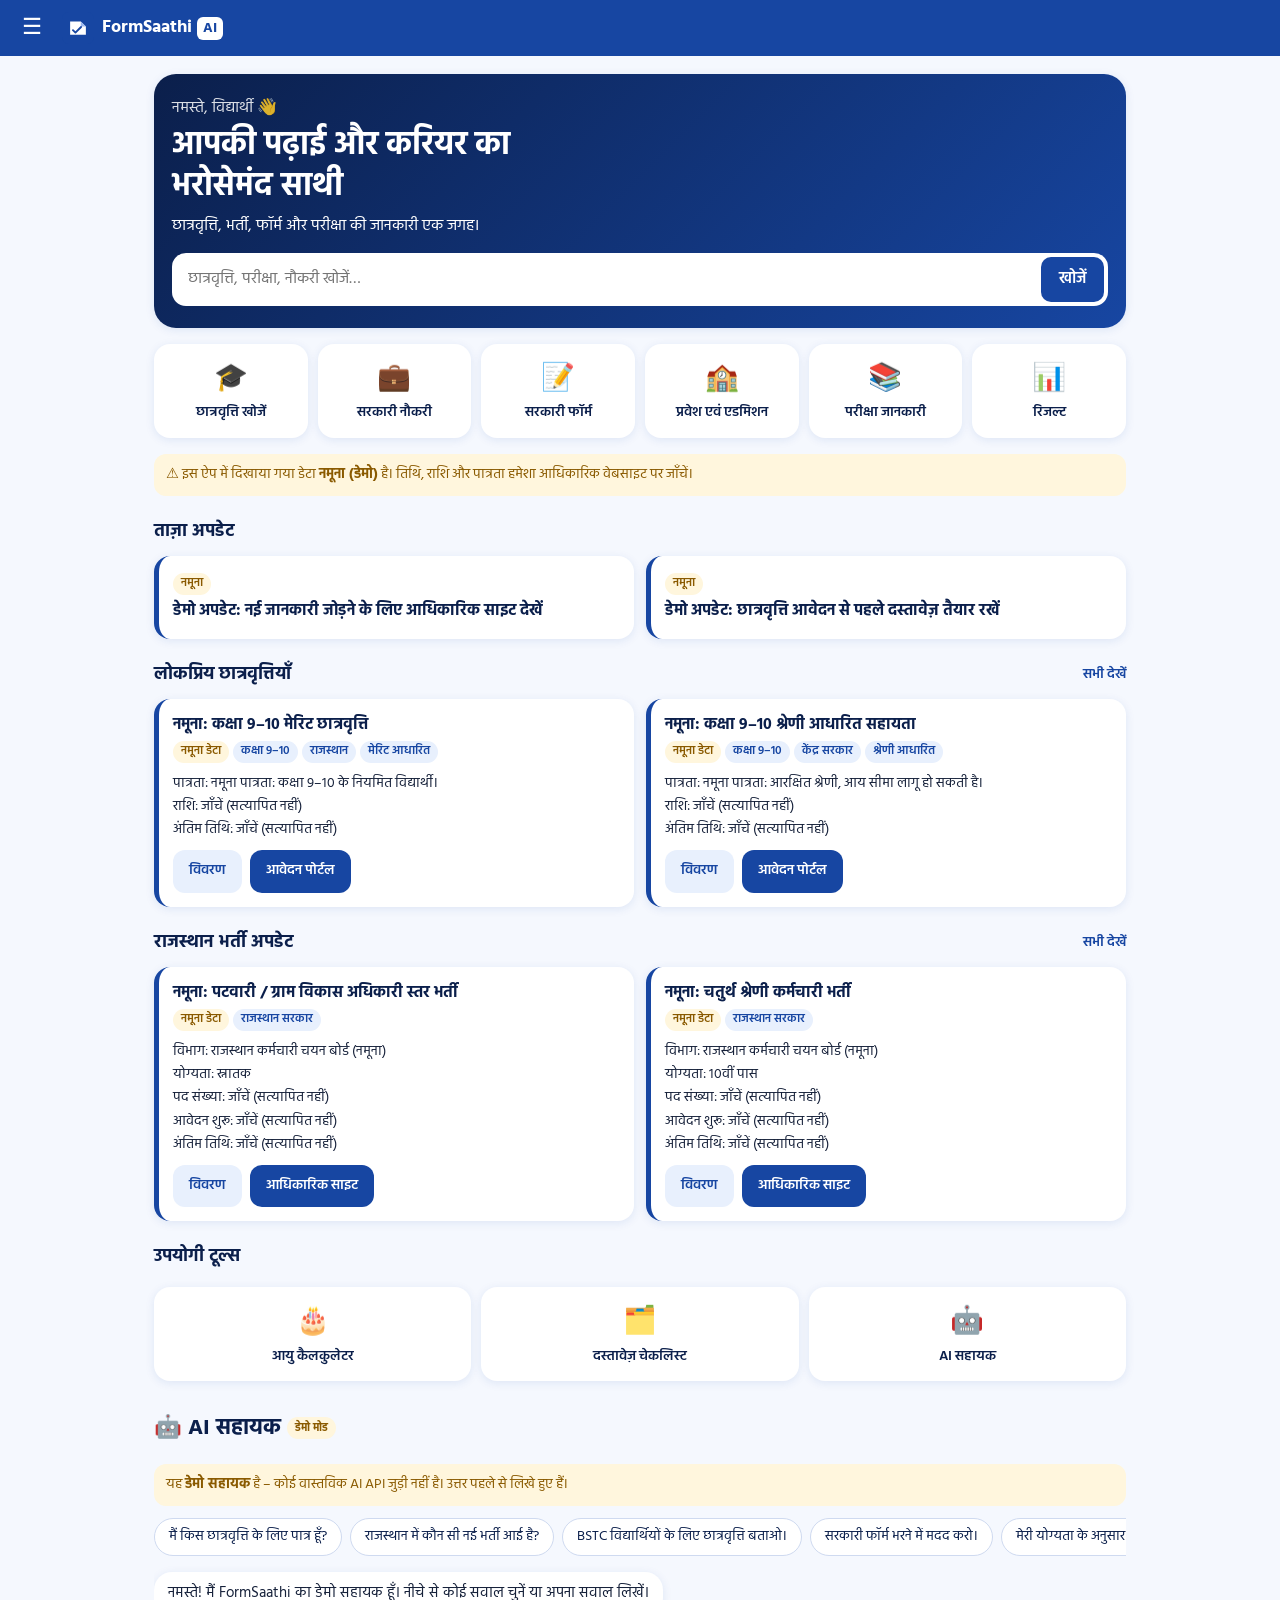
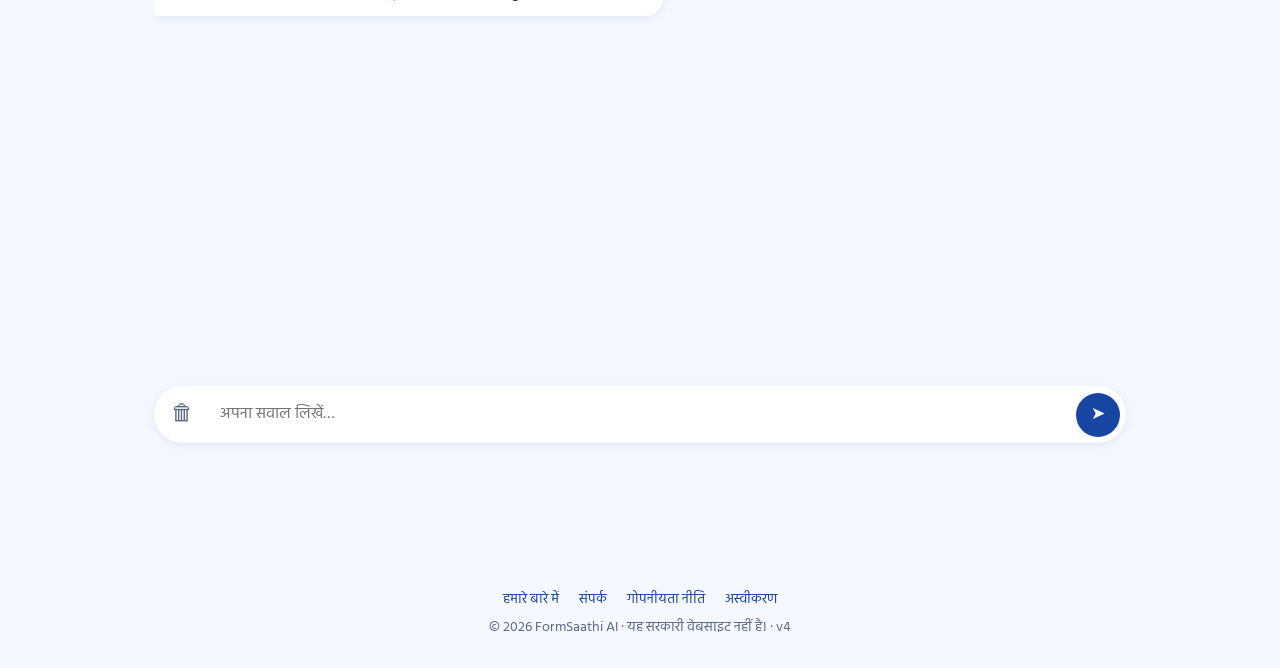
<file: index (3).html>
<!DOCTYPE html>
<html lang="hi">
<head>
<meta charset="UTF-8">
<meta name="viewport" content="width=device-width,initial-scale=1">
<title>FormSaathi AI – छात्रों का डिजिटल साथी</title>
<meta name="theme-color" content="#1746A2">
<meta name="description" content="छात्रवृत्ति, सरकारी नौकरी, फॉर्म और परीक्षा जानकारी – विद्यार्थियों के लिए।">
<link rel="manifest" href="manifest.json">
<link rel="icon" href="icon.svg" type="image/svg+xml">
<link rel="apple-touch-icon" href="icon-192.png">
<link rel="preconnect" href="https://fonts.googleapis.com">
<link href="https://fonts.googleapis.com/css2?family=Hind:wght@400;500;600;700&display=swap" rel="stylesheet">
<style>
:root{--b:#1746A2;--n:#0B1F4B;--lb:#E8F0FD;--bg:#F5F8FE;--w:#fff;--t:#16213A;--m:#5A6785;--ok:#0E7C4A;--warn:#8A5A00;--r:16px;--sh:0 2px 10px rgba(23,70,162,.10)}
*{box-sizing:border-box;margin:0}
html{scroll-behavior:smooth}
body{font-family:'Hind','Noto Sans Devanagari',system-ui,sans-serif;background:var(--bg);color:var(--t);line-height:1.55;font-size:16px;padding:60px 0 76px;overflow-x:hidden}
a{color:inherit;text-decoration:none}
button,input,select{font:inherit}
:focus-visible{outline:3px solid #6C9BFF;outline-offset:2px}
.top{position:fixed;top:0;left:0;right:0;height:56px;background:var(--b);color:#fff;display:flex;align-items:center;gap:8px;padding:0 10px;z-index:30}
.brand{display:flex;align-items:center;gap:8px;font-weight:700;font-size:1.15rem;flex:1}
.brand b{background:#fff;color:var(--b);padding:0 6px;border-radius:6px;font-size:.9rem}
.icon-btn{background:none;border:0;color:inherit;font-size:1.4rem;width:44px;height:44px;border-radius:12px;cursor:pointer}
.chatbar .icon-btn{color:var(--m)}
.scrim{position:fixed;inset:0;background:rgba(11,31,75,.5);opacity:0;pointer-events:none;transition:opacity .2s;z-index:40}
.scrim.on{opacity:1;pointer-events:auto}
.drawer{position:fixed;top:0;bottom:0;left:0;width:min(290px,82vw);background:var(--w);z-index:41;transform:translateX(-100%);transition:transform .25s;padding:18px 12px;display:flex;flex-direction:column;gap:4px;overflow-y:auto}
.drawer.on{transform:none}
.drawer h3{color:var(--n);padding:6px 10px 12px}
.drawer a,.drawer button{display:block;text-align:left;background:none;border:0;padding:12px;border-radius:12px;color:var(--t);cursor:pointer;font-size:1rem}
.drawer a:hover,.drawer button:hover{background:var(--lb)}
main{max-width:1000px;margin:0 auto;padding:0 14px}
.view{padding-top:14px}
.hero{background:linear-gradient(135deg,var(--n),var(--b));color:#fff;border-radius:22px;padding:22px 18px;box-shadow:var(--sh)}
.hero .hi{opacity:.85}
.hero h1{font-size:1.55rem;line-height:1.3;margin:4px 0 6px}
.search{display:flex;margin-top:14px;background:#fff;border-radius:14px;padding:4px;gap:4px}
.search input{flex:1;min-width:0;border:0;padding:10px 12px;border-radius:10px;background:none;color:var(--t)}
.search button{background:var(--b);color:#fff;border:0;padding:0 18px;border-radius:10px;cursor:pointer;font-weight:600}
.quick{display:grid;grid-template-columns:repeat(3,1fr);gap:10px;margin:16px 0}
.quick a,.quick button{background:var(--w);border:0;border-radius:var(--r);box-shadow:var(--sh);padding:14px 6px;text-align:center;font-weight:600;font-size:.88rem;color:var(--n);cursor:pointer;display:block}
.quick i{display:block;font-style:normal;font-size:1.7rem;margin-bottom:2px}
.demo-note{background:#FFF6DD;color:var(--warn);border-radius:12px;padding:10px 12px;font-size:.9rem;margin:8px 0}
h2{font-size:1.15rem;color:var(--n);margin:22px 0 10px;display:flex;justify-content:space-between;align-items:center}
.more{font-size:.85rem;color:var(--b);font-weight:600}
.pt{font-size:1.4rem;color:var(--n);margin-bottom:10px}
.tag{font-size:.7rem;background:#FFF6DD;color:var(--warn);padding:2px 8px;border-radius:20px;vertical-align:middle}
.list{display:grid;gap:12px;grid-template-columns:1fr}
.card{background:var(--w);border-radius:var(--r);box-shadow:var(--sh);padding:14px;border-left:5px solid var(--b)}
.card h3{font-size:1.02rem;color:var(--n)}
.card p{font-size:.9rem;color:var(--m);margin:3px 0}
.badge{display:inline-block;font-size:.72rem;background:var(--lb);color:var(--b);padding:2px 8px;border-radius:20px;margin:0 4px 4px 0;font-weight:600}
.badge.demo{background:#FFF6DD;color:var(--warn)}
.meta{font-size:.85rem;margin:6px 0;display:grid;gap:2px}
.acts{display:flex;gap:8px;margin-top:10px;flex-wrap:wrap}
.btn{background:var(--b);color:#fff;border:0;padding:10px 16px;border-radius:12px;font-weight:600;cursor:pointer;display:inline-block;font-size:.9rem}
.btn.ghost{background:var(--lb);color:var(--b)}
.filters{background:var(--w);border-radius:var(--r);box-shadow:var(--sh);padding:14px;display:grid;grid-template-columns:1fr 1fr;gap:10px}
.filters label{font-size:.82rem;color:var(--m);display:grid;gap:3px;min-width:0}
.filters .row{grid-column:1/-1;display:flex;gap:8px}
.filters .row .btn{flex:1}
select,.field{width:100%;padding:10px;border:1.5px solid #CFDAF0;border-radius:10px;background:#fff;color:var(--t)}
.field{margin:8px 0}
.count{margin:12px 0 8px;color:var(--m);font-size:.9rem}
.chips{display:flex;gap:8px;overflow-x:auto;padding:4px 0 8px;scrollbar-width:none}
.chip{flex:none;border:1.5px solid #CFDAF0;background:#fff;color:var(--n);padding:7px 14px;border-radius:30px;cursor:pointer;font-size:.88rem}
.chip.on{background:var(--b);color:#fff;border-color:var(--b)}
.empty{text-align:center;padding:28px 12px;color:var(--m);background:var(--w);border-radius:var(--r)}
.chatview{display:flex;flex-direction:column;min-height:calc(100vh - 140px)}
.msgs{flex:1;display:flex;flex-direction:column;gap:10px;padding:8px 0;max-height:46vh;overflow-y:auto}
.msg{max-width:86%;padding:10px 14px;border-radius:18px;white-space:pre-line;font-size:.95rem}
.msg.u{align-self:flex-end;background:var(--b);color:#fff;border-bottom-right-radius:4px}
.msg.a{align-self:flex-start;background:var(--w);box-shadow:var(--sh);border-bottom-left-radius:4px}
.dots span{display:inline-block;width:7px;height:7px;margin:0 2px;background:var(--b);border-radius:50%;animation:bl 1s infinite}
.dots span:nth-child(2){animation-delay:.15s}.dots span:nth-child(3){animation-delay:.3s}
@keyframes bl{0%,80%,100%{opacity:.25}40%{opacity:1}}
.chatbar{display:flex;gap:6px;background:var(--w);padding:6px;border-radius:30px;box-shadow:var(--sh);margin-top:8px;align-items:center}
.chatbar input{flex:1;min-width:0;border:0;padding:10px;background:none;color:var(--t)}
.send{background:var(--b);color:#fff;border:0;width:44px;height:44px;border-radius:50%;cursor:pointer;font-size:1.1rem}
.foot{text-align:center;padding:26px 14px 10px;color:var(--m);font-size:.85rem}
.foot button{background:none;border:0;color:var(--b);padding:6px 10px;cursor:pointer}
.bottom{position:fixed;bottom:0;left:0;right:0;height:64px;background:var(--w);display:flex;box-shadow:0 -2px 12px rgba(11,31,75,.12);z-index:30}
.bottom a{flex:1;display:flex;flex-direction:column;align-items:center;justify-content:center;font-size:.72rem;color:var(--m)}
.bottom i{font-style:normal;font-size:1.3rem}
.bottom a.on{color:var(--b);font-weight:700;background:var(--lb)}
.modal{position:fixed;inset:0;background:rgba(11,31,75,.55);z-index:50;display:flex;align-items:flex-end;justify-content:center}
.modal[hidden]{display:none}
.sheet{background:#fff;width:100%;max-width:560px;max-height:88vh;overflow-y:auto;border-radius:22px 22px 0 0;padding:20px 16px 24px;position:relative;animation:up .22s}
@keyframes up{from{transform:translateY(40px);opacity:0}}
.sheet h2{margin:0 36px 10px 0}
.x{position:absolute;top:10px;right:10px;border:0;background:var(--lb);width:36px;height:36px;border-radius:50%;cursor:pointer}
.sheet p,.sheet li{margin:6px 0;font-size:.95rem}
.sheet ul{padding-left:20px}
.sheet label{display:grid;gap:3px;margin:10px 0;font-size:.9rem}
.err{color:#B3261E;font-size:.82rem;min-height:1em}
.toast{position:fixed;left:50%;bottom:80px;transform:translate(-50%,20px);background:var(--n);color:#fff;padding:10px 18px;border-radius:30px;opacity:0;pointer-events:none;transition:.25s;z-index:60;font-size:.9rem;max-width:90vw}
.toast.on{opacity:1;transform:translate(-50%,0)}
@media(min-width:700px){body{padding-bottom:20px}.bottom{display:none}.list{grid-template-columns:1fr 1fr}.quick{grid-template-columns:repeat(6,1fr)}.quick.tools{grid-template-columns:repeat(3,1fr)}.filters{grid-template-columns:repeat(3,1fr)}.modal{align-items:center}.sheet{border-radius:22px}.hero h1{font-size:2rem}}
@media(prefers-reduced-motion:reduce){*{animation:none!important;transition:none!important}}

</style>
</head>
<body>
<header class="top">
  <button class="icon-btn" id="menuBtn" aria-label="मेनू खोलें" aria-expanded="false">☰</button>
  <a href="#home" class="brand"><img src="icon.svg" alt="" width="32" height="32"><span>FormSaathi <b>AI</b></span></a>
  <button class="icon-btn" id="installBtn" hidden aria-label="ऐप इंस्टॉल करें">⬇</button>
</header>
<div class="scrim" id="scrim"></div>
<nav class="drawer" id="drawer" aria-label="मुख्य मेनू">
  <h3>मेनू</h3>
  <a href="#home">🏠 होम</a><a href="#scholarships">🎓 छात्रवृत्ति</a><a href="#jobs">💼 सरकारी नौकरी</a>
  <a href="#forms">📄 फॉर्म और जानकारी</a><a href="#chat">🤖 AI सहायक</a>
  <button data-info="about">ℹ️ हमारे बारे में</button><button data-info="contact">✉️ संपर्क</button>
  <button id="installBtn2">📲 ऐप इंस्टॉल करें</button>
</nav>

<main>
<section id="home" class="view">
  <div class="hero">
    <p class="hi">नमस्ते, विद्यार्थी 👋</p>
    <h1>आपकी पढ़ाई और करियर का <br>भरोसेमंद साथी</h1>
    <p>छात्रवृत्ति, भर्ती, फॉर्म और परीक्षा की जानकारी एक जगह।</p>
    <form id="searchForm" class="search" role="search">
      <input id="searchInput" type="search" placeholder="छात्रवृत्ति, परीक्षा, नौकरी खोजें…" aria-label="खोज">
      <button type="submit">खोजें</button>
    </form>
  </div>
  <div class="quick">
    <a href="#scholarships"><i>🎓</i>छात्रवृत्ति खोजें</a>
    <a href="#jobs"><i>💼</i>सरकारी नौकरी</a>
    <a href="#forms" data-cat="सरकारी फॉर्म"><i>📝</i>सरकारी फॉर्म</a>
    <a href="#forms" data-cat="प्रवेश"><i>🏫</i>प्रवेश एवं एडमिशन</a>
    <a href="#forms" data-cat="परीक्षा"><i>📚</i>परीक्षा जानकारी</a>
    <a href="#forms" data-cat="रिजल्ट"><i>📊</i>रिजल्ट</a>
  </div>
  <div class="demo-note">⚠️ इस ऐप में दिखाया गया डेटा <b>नमूना (डेमो)</b> है। तिथि, राशि और पात्रता हमेशा आधिकारिक वेबसाइट पर जाँचें।</div>
  <h2>ताज़ा अपडेट</h2><div class="list" id="homeUpdates"></div>
  <h2>लोकप्रिय छात्रवृत्तियाँ <a href="#scholarships" class="more">सभी देखें</a></h2><div class="list" id="homeSch"></div>
  <h2>राजस्थान भर्ती अपडेट <a href="#jobs" class="more">सभी देखें</a></h2><div class="list" id="homeJobs"></div>
  <h2>उपयोगी टूल्स</h2>
  <div class="quick tools">
    <button id="toolAge"><i>🎂</i>आयु कैलकुलेटर</button>
    <button id="toolDocs"><i>🗂️</i>दस्तावेज़ चेकलिस्ट</button>
    <a href="#chat"><i>🤖</i>AI सहायक</a>
  </div>
</section>

<section id="scholarships" class="view" hidden>
  <h1 class="pt">🎓 छात्रवृत्ति खोजक</h1>
  <form id="schForm" class="filters">
    <label>स्तर<select id="fLevel"><option value="">सभी</option><option value="c910">कक्षा 9–10</option><option value="c1112">कक्षा 11–12</option><option value="grad">स्नातक (BA/BSc/BCom)</option><option value="dip">डिप्लोमा</option><option value="bstc">D.El.Ed / BSTC</option><option value="pg">स्नातकोत्तर</option></select></label>
    <label>राज्य<select id="fState"><option value="">सभी</option><option>राजस्थान</option><option>केंद्र सरकार</option></select></label>
    <label>श्रेणी<select id="fCat"><option value="">सभी</option><option>सामान्य</option><option>OBC</option><option>SC</option><option>ST</option><option>EWS</option></select></label>
    <label>पारिवारिक आय (वार्षिक)<select id="fInc"><option value="">सभी</option><option value="1">₹1 लाख तक</option><option value="2.5">₹2.5 लाख तक</option><option value="8">₹8 लाख तक</option><option value="99">₹8 लाख से अधिक</option></select></label>
    <label>लिंग<select id="fGen"><option value="">सभी</option><option value="f">छात्रा</option><option value="m">छात्र</option></select></label>
    <label>प्रकार<select id="fType"><option value="">सभी</option><option>मेरिट आधारित</option><option>आय आधारित</option><option>श्रेणी आधारित</option></select></label>
    <div class="row"><button type="submit" class="btn">🔍 खोजें</button><button type="reset" class="btn ghost" id="schReset">रीसेट</button></div>
  </form>
  <p id="schCount" class="count" aria-live="polite"></p><div class="list" id="schList"></div>
</section>

<section id="jobs" class="view" hidden>
  <h1 class="pt">💼 सरकारी नौकरी</h1>
  <div class="chips" id="jobChips"></div>
  <input class="field" id="jobSearch" type="search" placeholder="भर्ती खोजें…" aria-label="भर्ती खोजें">
  <p id="jobCount" class="count" aria-live="polite"></p><div class="list" id="jobList"></div>
</section>

<section id="forms" class="view" hidden>
  <h1 class="pt">📄 फॉर्म और जानकारी</h1>
  <div class="chips" id="formChips"></div>
  <input class="field" id="formSearch" type="search" placeholder="फॉर्म / जानकारी खोजें…" aria-label="खोजें">
  <p id="formCount" class="count" aria-live="polite"></p><div class="list" id="formList"></div>
</section>

<section id="results" class="view" hidden>
  <h1 class="pt">🔎 खोज परिणाम</h1><p id="resCount" class="count"></p><div class="list" id="resList"></div>
</section>

<section id="chat" class="view chatview" hidden>
  <h1 class="pt">🤖 AI सहायक <span class="tag">डेमो मोड</span></h1>
  <p class="demo-note">यह <b>डेमो सहायक</b> है – कोई वास्तविक AI API जुड़ी नहीं है। उत्तर पहले से लिखे हुए हैं।</p>
  <div class="chips" id="sugg"></div>
  <div class="msgs" id="msgs" aria-live="polite"></div>
  <form id="chatForm" class="chatbar">
    <button type="button" id="clearChat" class="icon-btn" aria-label="चैट साफ़ करें">🗑</button>
    <input id="chatInput" placeholder="अपना सवाल लिखें…" autocomplete="off" aria-label="संदेश">
    <button type="submit" class="send" aria-label="भेजें">➤</button>
  </form>
</section>
</main>

<footer class="foot">
  <div><button data-info="about">हमारे बारे में</button><button data-info="contact">संपर्क</button><button data-info="privacy">गोपनीयता नीति</button><button data-info="disclaimer">अस्वीकरण</button></div>
  <p>© 2026 FormSaathi AI · यह सरकारी वेबसाइट नहीं है। · v4</p>
</footer>

<nav class="bottom" aria-label="नीचे नेविगेशन">
  <a href="#home"><i>🏠</i>होम</a><a href="#scholarships"><i>🎓</i>छात्रवृत्ति</a><a href="#jobs"><i>💼</i>नौकरी</a><a href="#forms"><i>📄</i>फॉर्म</a><a href="#chat"><i>🤖</i>AI</a>
</nav>

<div class="modal" id="modal" hidden role="dialog" aria-modal="true" aria-labelledby="mTitle">
  <div class="sheet"><button class="x" id="mClose" aria-label="बंद करें">✕</button><h2 id="mTitle"></h2><div id="mBody"></div></div>
</div>
<div class="toast" id="toast" role="status"></div>
<script>
'use strict';
/* ===== सेटिंग: Worker का URL यहाँ डालें (खाली = डेमो मोड) ===== */
const CONFIG={CHAT_API_URL:''};
const $=(s,r=document)=>r.querySelector(s), $$=(s,r=document)=>[...r.querySelectorAll(s)];
const esc=t=>String(t).replace(/[&<>"']/g,c=>({'&':'&amp;','<':'&lt;','>':'&gt;','"':'&quot;',"'":'&#39;'}[c]));
const NV='जाँचें (सत्यापित नहीं)';
const LV={c910:'कक्षा 9–10',c1112:'कक्षा 11–12',grad:'स्नातक',dip:'डिप्लोमा',bstc:'D.El.Ed / BSTC',pg:'स्नातकोत्तर'};
const NSP='https://scholarships.gov.in', SJE='https://sje.rajasthan.gov.in';
/* ---- नमूना डेटा: कोई राशि/तिथि/नियम सत्यापित नहीं ---- */
let SCH=[
{n:'नमूना: कक्षा 9–10 मेरिट छात्रवृत्ति',lv:['c910'],st:'राजस्थान',cat:['सामान्य','OBC','SC','ST','EWS'],inc:0,g:'',ty:'मेरिट आधारित',el:'नमूना पात्रता: कक्षा 9–10 के नियमित विद्यार्थी।',u:SJE},
{n:'नमूना: कक्षा 9–10 श्रेणी आधारित सहायता',lv:['c910'],st:'केंद्र सरकार',cat:['SC','ST','OBC'],inc:2.5,g:'',ty:'श्रेणी आधारित',el:'नमूना पात्रता: आरक्षित श्रेणी, आय सीमा लागू हो सकती है।',u:NSP},
{n:'नमूना: कक्षा 11–12 छात्रा प्रोत्साहन',lv:['c1112'],st:'राजस्थान',cat:['सामान्य','OBC','SC','ST','EWS'],inc:0,g:'f',ty:'मेरिट आधारित',el:'नमूना पात्रता: केवल छात्राएँ, 11वीं–12वीं में नियमित।',u:SJE},
{n:'नमूना: कक्षा 11–12 आय आधारित छात्रवृत्ति',lv:['c1112'],st:'केंद्र सरकार',cat:['सामान्य','OBC','SC','ST','EWS'],inc:8,g:'',ty:'आय आधारित',el:'नमूना पात्रता: पारिवारिक आय सीमा के भीतर।',u:NSP},
{n:'नमूना: स्नातक (BA/BSc/BCom) छात्रवृत्ति',lv:['grad'],st:'केंद्र सरकार',cat:['SC','ST','OBC','EWS'],inc:2.5,g:'',ty:'श्रेणी आधारित',el:'नमूना पात्रता: मान्यता प्राप्त कॉलेज में नियमित प्रवेश।',u:NSP},
{n:'नमूना: स्नातक मेरिट सहायता (राजस्थान)',lv:['grad'],st:'राजस्थान',cat:['सामान्य','OBC','SC','ST','EWS'],inc:0,g:'',ty:'मेरिट आधारित',el:'नमूना पात्रता: पिछली परीक्षा में निर्धारित प्रतिशत।',u:SJE},
{n:'नमूना: डिप्लोमा विद्यार्थी छात्रवृत्ति',lv:['dip'],st:'केंद्र सरकार',cat:['सामान्य','OBC','SC','ST','EWS'],inc:8,g:'',ty:'आय आधारित',el:'नमूना पात्रता: तकनीकी डिप्लोमा में नियमित प्रवेश।',u:NSP},
{n:'नमूना: D.El.Ed / BSTC विद्यार्थी सहायता',lv:['bstc'],st:'राजस्थान',cat:['सामान्य','OBC','SC','ST','EWS'],inc:2.5,g:'',ty:'आय आधारित',el:'नमूना पात्रता: D.El.Ed / BSTC में प्रवेश प्राप्त विद्यार्थी।',u:SJE},
{n:'नमूना: स्नातकोत्तर छात्रवृत्ति',lv:['pg'],st:'केंद्र सरकार',cat:['SC','ST','OBC','EWS'],inc:2.5,g:'',ty:'श्रेणी आधारित',el:'नमूना पात्रता: PG कोर्स में नियमित प्रवेश।',u:NSP},
{n:'नमूना: PG छात्रा मेरिट सहायता',lv:['pg'],st:'राजस्थान',cat:['सामान्य','OBC','SC','ST','EWS'],inc:0,g:'f',ty:'मेरिट आधारित',el:'नमूना पात्रता: छात्राएँ, पिछली परीक्षा में उच्च अंक।',u:SJE}];
const JC=['सभी','राजस्थान सरकार','केंद्र सरकार','10वीं पास','12वीं पास','स्नातक','शिक्षक भर्ती','पुलिस और रक्षा'];
const RPSC='https://rpsc.rajasthan.gov.in',RSSB='https://rssb.rajasthan.gov.in',SSC='https://ssc.gov.in',UPSC='https://upsc.gov.in';
let JOBS=[
{n:'नमूना: पटवारी / ग्राम विकास अधिकारी स्तर भर्ती',d:'राजस्थान कर्मचारी चयन बोर्ड (नमूना)',q:'स्नातक',c:['राजस्थान सरकार','स्नातक'],u:RSSB},
{n:'नमूना: चतुर्थ श्रेणी कर्मचारी भर्ती',d:'राजस्थान कर्मचारी चयन बोर्ड (नमूना)',q:'10वीं पास',c:['राजस्थान सरकार','10वीं पास'],u:RSSB},
{n:'नमूना: कनिष्ठ सहायक / क्लर्क भर्ती',d:'राजस्थान कर्मचारी चयन बोर्ड (नमूना)',q:'12वीं पास',c:['राजस्थान सरकार','12वीं पास'],u:RSSB},
{n:'नमूना: RAS / अधीनस्थ सेवा परीक्षा',d:'राजस्थान लोक सेवा आयोग (नमूना)',q:'स्नातक',c:['राजस्थान सरकार','स्नातक'],u:RPSC},
{n:'नमूना: शिक्षक भर्ती (प्राथमिक/माध्यमिक)',d:'राजस्थान शिक्षा विभाग (नमूना)',q:'D.El.Ed / B.Ed (पद अनुसार)',c:['राजस्थान सरकार','शिक्षक भर्ती','स्नातक'],u:RSSB},
{n:'नमूना: संयुक्त स्नातक स्तरीय (CGL)',d:'कर्मचारी चयन आयोग (नमूना)',q:'स्नातक',c:['केंद्र सरकार','स्नातक'],u:SSC},
{n:'नमूना: संयुक्त हायर सेकेंडरी (CHSL)',d:'कर्मचारी चयन आयोग (नमूना)',q:'12वीं पास',c:['केंद्र सरकार','12वीं पास'],u:SSC},
{n:'नमूना: मल्टी टास्किंग स्टाफ (MTS)',d:'कर्मचारी चयन आयोग (नमूना)',q:'10वीं पास',c:['केंद्र सरकार','10वीं पास'],u:SSC},
{n:'नमूना: सिविल सेवा परीक्षा',d:'संघ लोक सेवा आयोग (नमूना)',q:'स्नातक',c:['केंद्र सरकार','स्नातक'],u:UPSC},
{n:'नमूना: कांस्टेबल भर्ती',d:'राजस्थान पुलिस (नमूना)',q:'12वीं पास',c:['राजस्थान सरकार','पुलिस और रक्षा','12वीं पास'],u:'https://police.rajasthan.gov.in'},
{n:'नमूना: GD कांस्टेबल (केंद्रीय बल)',d:'कर्मचारी चयन आयोग (नमूना)',q:'10वीं पास',c:['केंद्र सरकार','पुलिस और रक्षा','10वीं पास'],u:SSC}];
const FC=['सभी','सरकारी फॉर्म','प्रवेश','परीक्षा','एडमिट कार्ड','रिजल्ट','आंसर की','दस्तावेज़'];
let FORMS=[
{n:'नमूना: ऑनलाइन आवेदन फॉर्म गाइड',c:'सरकारी फॉर्म',i:'फॉर्म भरने से पहले फोटो, हस्ताक्षर और पहचान पत्र स्कैन करके तैयार रखें।',u:'https://sso.rajasthan.gov.in'},
{n:'नमूना: कॉलेज प्रवेश जानकारी',c:'प्रवेश',i:'प्रवेश की तिथि और प्रक्रिया संबंधित विश्वविद्यालय/कॉलेज की साइट पर देखें।',u:'https://sso.rajasthan.gov.in'},
{n:'नमूना: प्रवेश परीक्षा सूचना (NTA)',c:'परीक्षा',i:'राष्ट्रीय स्तर की प्रवेश परीक्षाओं की सूचना NTA पर मिलती है।',u:'https://nta.ac.in'},
{n:'नमूना: राजस्थान बोर्ड परीक्षा जानकारी',c:'परीक्षा',i:'राजस्थान माध्यमिक शिक्षा बोर्ड की आधिकारिक साइट देखें।',u:'https://rajeduboard.rajasthan.gov.in'},
{n:'नमूना: एडमिट कार्ड कैसे डाउनलोड करें',c:'एडमिट कार्ड',i:'संबंधित परीक्षा पोर्टल पर रजिस्ट्रेशन नंबर और जन्मतिथि से लॉगिन करें।',u:'https://nta.ac.in'},
{n:'नमूना: रिजल्ट देखने का तरीका',c:'रिजल्ट',i:'रिजल्ट केवल परीक्षा आयोजक की आधिकारिक वेबसाइट पर ही देखें।',u:'https://rajeduboard.rajasthan.gov.in'},
{n:'नमूना: CBSE जानकारी',c:'रिजल्ट',i:'CBSE से जुड़े रिजल्ट और सूचनाओं के लिए आधिकारिक साइट।',u:'https://www.cbse.gov.in'},
{n:'नमूना: आंसर की और आपत्ति प्रक्रिया',c:'आंसर की',i:'आंसर की जारी होने पर आपत्ति की अंतिम तिथि आयोजक साइट पर जाँचें।',u:RPSC},
{n:'नमूना: डिजिलॉकर से दस्तावेज़',c:'दस्तावेज़',i:'मार्कशीट आदि डिजिटल रूप में रखने के लिए DigiLocker।',u:'https://www.digilocker.gov.in'},
{n:'नमूना: जाति/आय प्रमाण पत्र जानकारी',c:'दस्तावेज़',i:'प्रमाण पत्र के लिए राज-ई-मित्र / SSO पोर्टल देखें।',u:'https://sso.rajasthan.gov.in'}];
let UPD=[{n:'डेमो अपडेट: नई जानकारी जोड़ने के लिए आधिकारिक साइट देखें',t:'नमूना'},{n:'डेमो अपडेट: छात्रवृत्ति आवेदन से पहले दस्तावेज़ तैयार रखें',t:'नमूना'}];

/* ---- कार्ड और मॉडल ---- */
const demo='<span class="badge demo">नमूना डेटा</span>';const okb='<span class="badge" style="background:#DFF5E8;color:#0E7C4A">सत्यापित</span>';const val=(x,f)=>it_ok(x)&&x[f]?esc(x[f]):NV;const it_ok=x=>x.ver===true;
function card(it,kind,i){
 let tags='',meta='';
 if(kind==='s'){tags=`<span class="badge">${esc(it.lv.map(l=>LV[l]).join(', '))}</span><span class="badge">${esc(it.st)}</span><span class="badge">${esc(it.ty)}</span>`;
  meta=`<div>पात्रता: ${esc(it.el)}</div><div>राशि: ${val(it,'amt')}</div><div>अंतिम तिथि: ${val(it,'last')}</div>`}
 if(kind==='j'){tags=`<span class="badge">${esc(it.c[0])}</span>`;
  meta=`<div>विभाग: ${esc(it.d)}</div><div>योग्यता: ${esc(it.q)}</div><div>पद संख्या: ${val(it,'vac')}</div><div>आवेदन शुरू: ${val(it,'start')}</div><div>अंतिम तिथि: ${val(it,'last')}</div>`}
 if(kind==='f'){tags=`<span class="badge">${esc(it.c)}</span>`;meta=`<div>${esc(it.i)}</div>`}
 const label=kind==='f'?'आधिकारिक साइट':kind==='j'?'आधिकारिक साइट':'आवेदन पोर्टल';
 return `<article class="card"><h3>${esc(it.n)}</h3><div>${it.ver===true?okb:demo}${tags}</div><div class="meta">${meta}</div>
 <div class="acts"><button class="btn ghost" data-d="${kind}${i}">विवरण</button><a class="btn" href="${esc(it.notif||it.u)}" target="_blank" rel="noopener noreferrer">${label}</a></div></article>`}
const DB={get s(){return SCH},get j(){return JOBS},get f(){return FORMS}};
function fill(el,arr,kind,empty){el.innerHTML=arr.length?arr.map(([it,i])=>card(it,kind,i)).join(''):`<div class="empty">😕 ${empty||'कोई परिणाम नहीं मिला। फ़िल्टर बदलकर देखें।'}</div>`}
const idx=a=>a.map((x,i)=>[x,i]);
function openModal(title,html){$('#mTitle').textContent=title;$('#mBody').innerHTML=html;$('#modal').hidden=false;$('#mClose').focus();document.body.style.overflow='hidden'}
function closeModal(){$('#modal').hidden=true;document.body.style.overflow=''}
function toast(m){const t=$('#toast');t.textContent=m;t.classList.add('on');clearTimeout(toast.t);toast.t=setTimeout(()=>t.classList.remove('on'),2600)}
function details(code){
 const k=code[0],it=DB[k][+code.slice(1)];let h=it.ver===true?'<p>स्रोत जाँच की तिथि: '+esc(it.chk||'—')+'। आवेदन से पहले आधिकारिक साइट पर फिर जाँचें।</p>':'<p class="demo-note">यह नमूना जानकारी है। राशि, तिथि और पात्रता केवल आधिकारिक अधिसूचना से सत्यापित करें।</p>';
 if(k==='s')h+=`<p><b>स्तर:</b> ${esc(it.lv.map(l=>LV[l]).join(', '))}</p><p><b>राज्य:</b> ${esc(it.st)}</p><p><b>श्रेणी:</b> ${esc(it.cat.join(', '))}</p><p><b>आय सीमा:</b> ${it.inc?'₹'+it.inc+' लाख तक (नमूना)':'सत्यापित नहीं'}</p><p><b>लिंग:</b> ${it.g==='f'?'केवल छात्रा (नमूना)':'सभी'}</p><p><b>पात्रता:</b> ${esc(it.el)}</p><p><b>राशि:</b> ${val(it,'amt')}</p><p><b>अंतिम तिथि:</b> ${val(it,'last')}</p>`;
 if(k==='j')h+=`<p><b>विभाग:</b> ${esc(it.d)}</p><p><b>योग्यता:</b> ${esc(it.q)}</p><p><b>पद संख्या:</b> ${val(it,'vac')}</p><p><b>आवेदन शुरू:</b> ${val(it,'start')}</p><p><b>अंतिम तिथि:</b> ${val(it,'last')}</p><p>आधिकारिक अधिसूचना के लिए नीचे दिए पोर्टल पर "भर्ती / Recruitment" सेक्शन देखें।</p>`;
 if(k==='f')h+=`<p>${esc(it.i)}</p>`;
 h+=`<div class="acts"><a class="btn" href="${esc(it.notif||it.u)}" target="_blank" rel="noopener noreferrer">आधिकारिक पोर्टल खोलें</a><button class="btn ghost" id="mOk">बंद करें</button></div>`;
 openModal(it.n,h);$('#mOk').onclick=closeModal}
document.addEventListener('click',e=>{const b=e.target.closest('[data-d]');if(b)details(b.dataset.d)});

/* ---- नेविगेशन और मेनू ---- */
const VIEWS=['home','scholarships','jobs','forms','results','chat'];
function route(){const h=(location.hash||'#home').slice(1);const v=VIEWS.includes(h)?h:'home';
 $$('.view').forEach(s=>s.hidden=s.id!==v);
 $$('.bottom a').forEach(a=>a.classList.toggle('on',a.getAttribute('href')==='#'+v));
 closeMenu();window.scrollTo(0,0);if(v==='chat')scrollMsgs();document.title=(v==='home'?'':$('#'+v+' .pt')?.textContent.replace(/^\S+\s/,'')+' – ')+'FormSaathi AI'}
window.addEventListener('hashchange',route);
function openMenu(){$('#drawer').classList.add('on');$('#scrim').classList.add('on');$('#menuBtn').setAttribute('aria-expanded','true')}
function closeMenu(){$('#drawer').classList.remove('on');$('#scrim').classList.remove('on');$('#menuBtn').setAttribute('aria-expanded','false')}
$('#menuBtn').onclick=()=>$('#drawer').classList.contains('on')?closeMenu():openMenu();
$('#scrim').onclick=closeMenu;
$('#mClose').onclick=closeModal;
$('#modal').addEventListener('click',e=>{if(e.target.id==='modal')closeModal()});
document.addEventListener('keydown',e=>{if(e.key==='Escape'){closeModal();closeMenu()}});

/* ---- छात्रवृत्ति फ़िल्टर ---- */
function schSearch(e){e&&e.preventDefault();
 const lv=$('#fLevel').value,st=$('#fState').value,cat=$('#fCat').value,inc=$('#fInc').value,g=$('#fGen').value,ty=$('#fType').value;
 const r=idx(SCH).filter(([s])=>(!lv||s.lv.includes(lv))&&(!st||s.st===st)&&(!cat||s.cat.includes(cat))&&(!inc||s.inc===0||(inc!=='99'&&+inc<=s.inc))&&(!g||!s.g||s.g===g)&&(!ty||s.ty===ty));
 $('#schCount').textContent=r.length+' नमूना परिणाम मिले';fill($('#schList'),r,'s')}
$('#schForm').addEventListener('submit',schSearch);
$('#schForm').addEventListener('reset',()=>setTimeout(schSearch,0));
/* ---- नौकरी और फॉर्म ---- */
function chips(box,list,cur,cb){box.innerHTML=list.map(c=>`<button type="button" class="chip${c===cur?' on':''}" data-c="${esc(c)}">${esc(c)}</button>`).join('');
 box.onclick=e=>{const b=e.target.closest('.chip');if(b)cb(b.dataset.c)}}
let jc='सभी',fc='सभी';
function jobs(){chips($('#jobChips'),JC,jc,c=>{jc=c;jobs()});const q=$('#jobSearch').value.trim().toLowerCase();
 const r=idx(JOBS).filter(([j])=>(jc==='सभी'||j.c.includes(jc))&&(j.n+j.d+j.q).toLowerCase().includes(q));
 $('#jobCount').textContent=r.length+' नमूना भर्तियाँ';fill($('#jobList'),r,'j')}
function forms(){chips($('#formChips'),FC,fc,c=>{fc=c;forms()});const q=$('#formSearch').value.trim().toLowerCase();
 const r=idx(FORMS).filter(([f])=>(fc==='सभी'||f.c===fc)&&(f.n+f.i).toLowerCase().includes(q));
 $('#formCount').textContent=r.length+' परिणाम';fill($('#formList'),r,'f')}
$('#jobSearch').oninput=jobs;$('#formSearch').oninput=forms;
$$('.quick a[data-cat]').forEach(a=>a.addEventListener('click',()=>{fc=a.dataset.cat;$('#formSearch').value='';forms()}));
/* ---- होम खोज ---- */
$('#searchForm').addEventListener('submit',e=>{e.preventDefault();const q=$('#searchInput').value.trim().toLowerCase();
 if(q.length<2){toast('कृपया कम से कम 2 अक्षर लिखें');return}
 const all=[...idx(SCH).map(([x,i])=>[x,i,'s']),...idx(JOBS).map(([x,i])=>[x,i,'j']),...idx(FORMS).map(([x,i])=>[x,i,'f'])]
  .filter(([x])=>JSON.stringify(x).toLowerCase().includes(q));
 $('#resCount').textContent=`"${$('#searchInput').value.trim()}" के लिए ${all.length} नमूना परिणाम`;
 $('#resList').innerHTML=all.length?all.map(([x,i,k])=>card(x,k,i)).join(''):'<div class="empty">😕 कुछ नहीं मिला। कोई दूसरा शब्द आज़माएँ, जैसे "छात्रवृत्ति" या "पुलिस"।</div>';
 location.hash='#results'});
/* ---- होम सेक्शन ---- */
function renderHome(){$('#homeUpdates').innerHTML=UPD.map(u=>`<article class="card"><span class="badge demo">${esc(u.t)}</span><h3>${esc(u.n)}</h3></article>`).join('');
fill($('#homeSch'),idx(SCH).slice(0,2),'s');fill($('#homeJobs'),idx(JOBS).slice(0,2),'j')}
/* ---- टूल्स और जानकारी पेज ---- */
$('#toolAge').onclick=()=>{openModal('आयु कैलकुलेटर','<label>जन्मतिथि<input type="date" id="dob" class="field"></label><label>गणना की तिथि<input type="date" id="asOn" class="field"></label><p class="err" id="ageErr"></p><button class="btn" id="ageGo">आयु निकालें</button><p id="ageOut"></p>');
 $('#asOn').value=new Date().toISOString().slice(0,10);
 $('#ageGo').onclick=()=>{const d=new Date($('#dob').value),a=new Date($('#asOn').value);
  if(!$('#dob').value||!$('#asOn').value){$('#ageErr').textContent='दोनों तिथियाँ चुनें।';return}
  if(d>a){$('#ageErr').textContent='जन्मतिथि गणना तिथि से पहले होनी चाहिए।';return}
  $('#ageErr').textContent='';let y=a.getFullYear()-d.getFullYear(),m=a.getMonth()-d.getMonth(),dd=a.getDate()-d.getDate();
  if(dd<0){m--;dd+=new Date(a.getFullYear(),a.getMonth(),0).getDate()}if(m<0){y--;m+=12}
  $('#ageOut').innerHTML=`<b>आपकी आयु: ${y} वर्ष, ${m} माह, ${dd} दिन</b>`}};
$('#toolDocs').onclick=()=>openModal('दस्तावेज़ चेकलिस्ट','<p>आमतौर पर माँगे जाने वाले दस्तावेज़ (भर्ती/फॉर्म के अनुसार बदल सकते हैं):</p><ul><li>आधार कार्ड</li><li>पासपोर्ट साइज़ फोटो और हस्ताक्षर</li><li>10वीं/12वीं की मार्कशीट</li><li>जाति / आय / निवास प्रमाण पत्र</li><li>बैंक पासबुक (आधार से लिंक)</li><li>मोबाइल नंबर और ईमेल</li></ul>');
const INFO={
about:['हमारे बारे में','<p>FormSaathi AI विद्यार्थियों को छात्रवृत्ति, भर्ती और फॉर्म की जानकारी खोजने में मदद करने वाला एक सहायक ऐप है। यह कोई सरकारी वेबसाइट नहीं है।</p>'],
privacy:['गोपनीयता नीति','<p>यह ऐप आपका कोई व्यक्तिगत डेटा सर्वर पर नहीं भेजता। खोज और चैट आपके ब्राउज़र में ही रहती हैं। संपर्क फॉर्म अभी डेमो है और संदेश कहीं नहीं भेजता।</p>'],
disclaimer:['अस्वीकरण','<p>ऐप में दिखाई गई सारी जानकारी <b>नमूना/डेमो</b> है। आवेदन से पहले तिथि, राशि और पात्रता आधिकारिक वेबसाइट या अधिसूचना से जाँचें। हम किसी सरकारी विभाग से संबद्ध नहीं हैं।</p>'],
contact:['संपर्क','<p class="demo-note">डेमो फॉर्म: अभी कोई बैकएंड जुड़ा नहीं है, इसलिए संदेश भेजा नहीं जाएगा।</p><form id="cf" novalidate><label>नाम<input class="field" id="cn"><span class="err" id="e1"></span></label><label>मोबाइल (10 अंक)<input class="field" id="cm" inputmode="numeric" maxlength="10"><span class="err" id="e2"></span></label><label>संदेश<textarea class="field" id="cg" rows="3"></textarea><span class="err" id="e3"></span></label><button class="btn" type="submit">जाँचें</button></form>']};
document.addEventListener('click',e=>{const b=e.target.closest('[data-info]');if(!b)return;closeMenu();const [t,h]=INFO[b.dataset.info];openModal(t,h);
 const f=$('#cf');if(f)f.onsubmit=ev=>{ev.preventDefault();let ok=true;
  const c=(id,er,bad,msg)=>{$(er).textContent=bad($(id).value.trim())?msg:'';if(bad($(id).value.trim()))ok=false};
  c('#cn','#e1',v=>v.length<2,'कृपया अपना नाम लिखें।');c('#cm','#e2',v=>!/^[6-9]\d{9}$/.test(v),'सही 10 अंकों का मोबाइल नंबर लिखें।');c('#cg','#e3',v=>v.length<5,'कृपया संदेश लिखें।');
  if(ok){closeModal();toast('फॉर्म सही है – डेमो में संदेश भेजा नहीं जाता')}}});
/* ---- AI चैट (डेमो) ---- */
const SQ=['मैं किस छात्रवृत्ति के लिए पात्र हूँ?','राजस्थान में कौन सी नई भर्ती आई है?','BSTC विद्यार्थियों के लिए छात्रवृत्ति बताओ।','सरकारी फॉर्म भरने में मदद करो।','मेरी योग्यता के अनुसार नौकरी बताओ।'];
const R=[[/छात्रवृत्ति.*पात्र|पात्र/,'पात्रता स्तर, श्रेणी, आय और राज्य पर निर्भर करती है। "छात्रवृत्ति" पेज पर अपने फ़िल्टर चुनें। अंतिम पात्रता हमेशा आधिकारिक अधिसूचना से जाँचें।'],
[/भर्ती|नई/,'मैं लाइव भर्ती सूची नहीं देख सकता (डेमो मोड)। नवीनतम अधिसूचना के लिए राजस्थान कर्मचारी चयन बोर्ड और RPSC की वेबसाइट देखें। "सरकारी नौकरी" पेज पर नमूना सूची है।'],
[/BSTC|D\.?El\.?Ed|बीएसटीसी/i,'छात्रवृत्ति पेज पर स्तर में "D.El.Ed / BSTC" चुनें। वहाँ नमूना योजना दिखेगी; वास्तविक राशि और नियम राजस्थान सामाजिक न्याय विभाग या संबंधित पोर्टल पर जाँचें।'],
[/फॉर्म/,'फॉर्म भरने के लिए: 1) अधिसूचना पूरी पढ़ें 2) दस्तावेज़ तैयार रखें 3) फोटो-हस्ताक्षर सही साइज़ में रखें 4) जमा करने से पहले जाँचें 5) रसीद सुरक्षित रखें।'],
[/योग्यता|नौकरी/,'अपनी योग्यता (10वीं, 12वीं, स्नातक आदि) चुनकर "सरकारी नौकरी" पेज पर फ़िल्टर करें। पद की आयु और योग्यता सीमा आधिकारिक अधिसूचना में देखें।']];
const FALL='यह डेमो सहायक है और केवल कुछ तय सवालों का उत्तर दे सकता है। ऊपर दिए सुझाव आज़माएँ, या पेज खोजें।';
const msgs=$('#msgs');
const scrollMsgs=()=>{msgs.scrollTop=msgs.scrollHeight};
function add(t,w){const d=document.createElement('div');d.className='msg '+w;d.textContent=t;msgs.appendChild(d);scrollMsgs();return d}
let hist=[];function greet(){hist=[];msgs.innerHTML='';add('नमस्ते! मैं FormSaathi का डेमो सहायक हूँ। नीचे से कोई सवाल चुनें या अपना सवाल लिखें।','a')}
let busy=false;
async function ask(q){q=q.trim();if(!q||busy)return;busy=true;add(q,'u');
 const t=add('','a');t.innerHTML='<span class="dots"><span></span><span></span><span></span></span>';
 if(CONFIG.CHAT_API_URL){hist.push({role:'user',content:q});
  try{const r=await fetch(CONFIG.CHAT_API_URL,{method:'POST',headers:{'Content-Type':'application/json'},body:JSON.stringify({messages:hist})});
   const d=await r.json();if(!r.ok||!d.text)throw 0;hist.push({role:'assistant',content:d.text});t.textContent=d.text}
  catch(e){hist.pop();t.textContent='⚠️ अभी उत्तर नहीं मिल पाया। इंटरनेट जाँचकर फिर कोशिश करें।'}
  busy=false;scrollMsgs();return}
 setTimeout(()=>{const m=R.find(r=>r[0].test(q));t.textContent=(m?m[1]:FALL);busy=false;scrollMsgs()},700)}
$('#chatForm').addEventListener('submit',e=>{e.preventDefault();const i=$('#chatInput');const v=i.value;i.value='';ask(v)});
$('#clearChat').onclick=()=>{greet();toast('चैट साफ़ हो गई')};
$('#sugg').innerHTML=SQ.map(q=>`<button type="button" class="chip">${q}</button>`).join('');
$('#sugg').onclick=e=>{const b=e.target.closest('.chip');if(b)ask(b.textContent)};
/* ---- PWA ---- */
let dp=null;
window.addEventListener('beforeinstallprompt',e=>{e.preventDefault();dp=e;$('#installBtn').hidden=false});
async function install(){closeMenu();if(dp){dp.prompt();await dp.userChoice;dp=null;$('#installBtn').hidden=true}
 else openModal('ऐप इंस्टॉल करें','<p>Android Chrome में: ऊपर दाएँ ⋮ मेनू → "Add to Home screen" / "ऐप इंस्टॉल करें" चुनें।</p><p>इंस्टॉल केवल HTTPS होस्टिंग पर उपलब्ध होता है।</p>')}
$('#installBtn').onclick=install;$('#installBtn2').onclick=install;
if('serviceWorker' in navigator&&location.protocol.startsWith('http'))window.addEventListener('load',()=>navigator.serviceWorker.register('sw.js').catch(()=>{}));
/* ---- शुरुआत ---- */
async function loadData(){try{const r=await fetch('data.json',{cache:'no-cache'});if(!r.ok)throw 0;const d=await r.json();
 if(Array.isArray(d.sch))SCH=d.sch;if(Array.isArray(d.jobs))JOBS=d.jobs;if(Array.isArray(d.forms))FORMS=d.forms;if(Array.isArray(d.upd))UPD=d.upd;
 renderHome();schSearch();jobs();forms()}catch(e){console.warn('data.json नहीं मिली – अंतर्निहित नमूना डेटा उपयोग में')}}
if(CONFIG.CHAT_API_URL){$('#chat .tag').textContent='AI';const n=$('#chat .demo-note');if(n)n.textContent='AI सहायक सामान्य मार्गदर्शन देता है। तिथि/राशि/पात्रता आधिकारिक साइट पर जाँचें।'}
renderHome();schSearch();jobs();forms();greet();route();loadData();

</script>
</body>
</html>
</file>
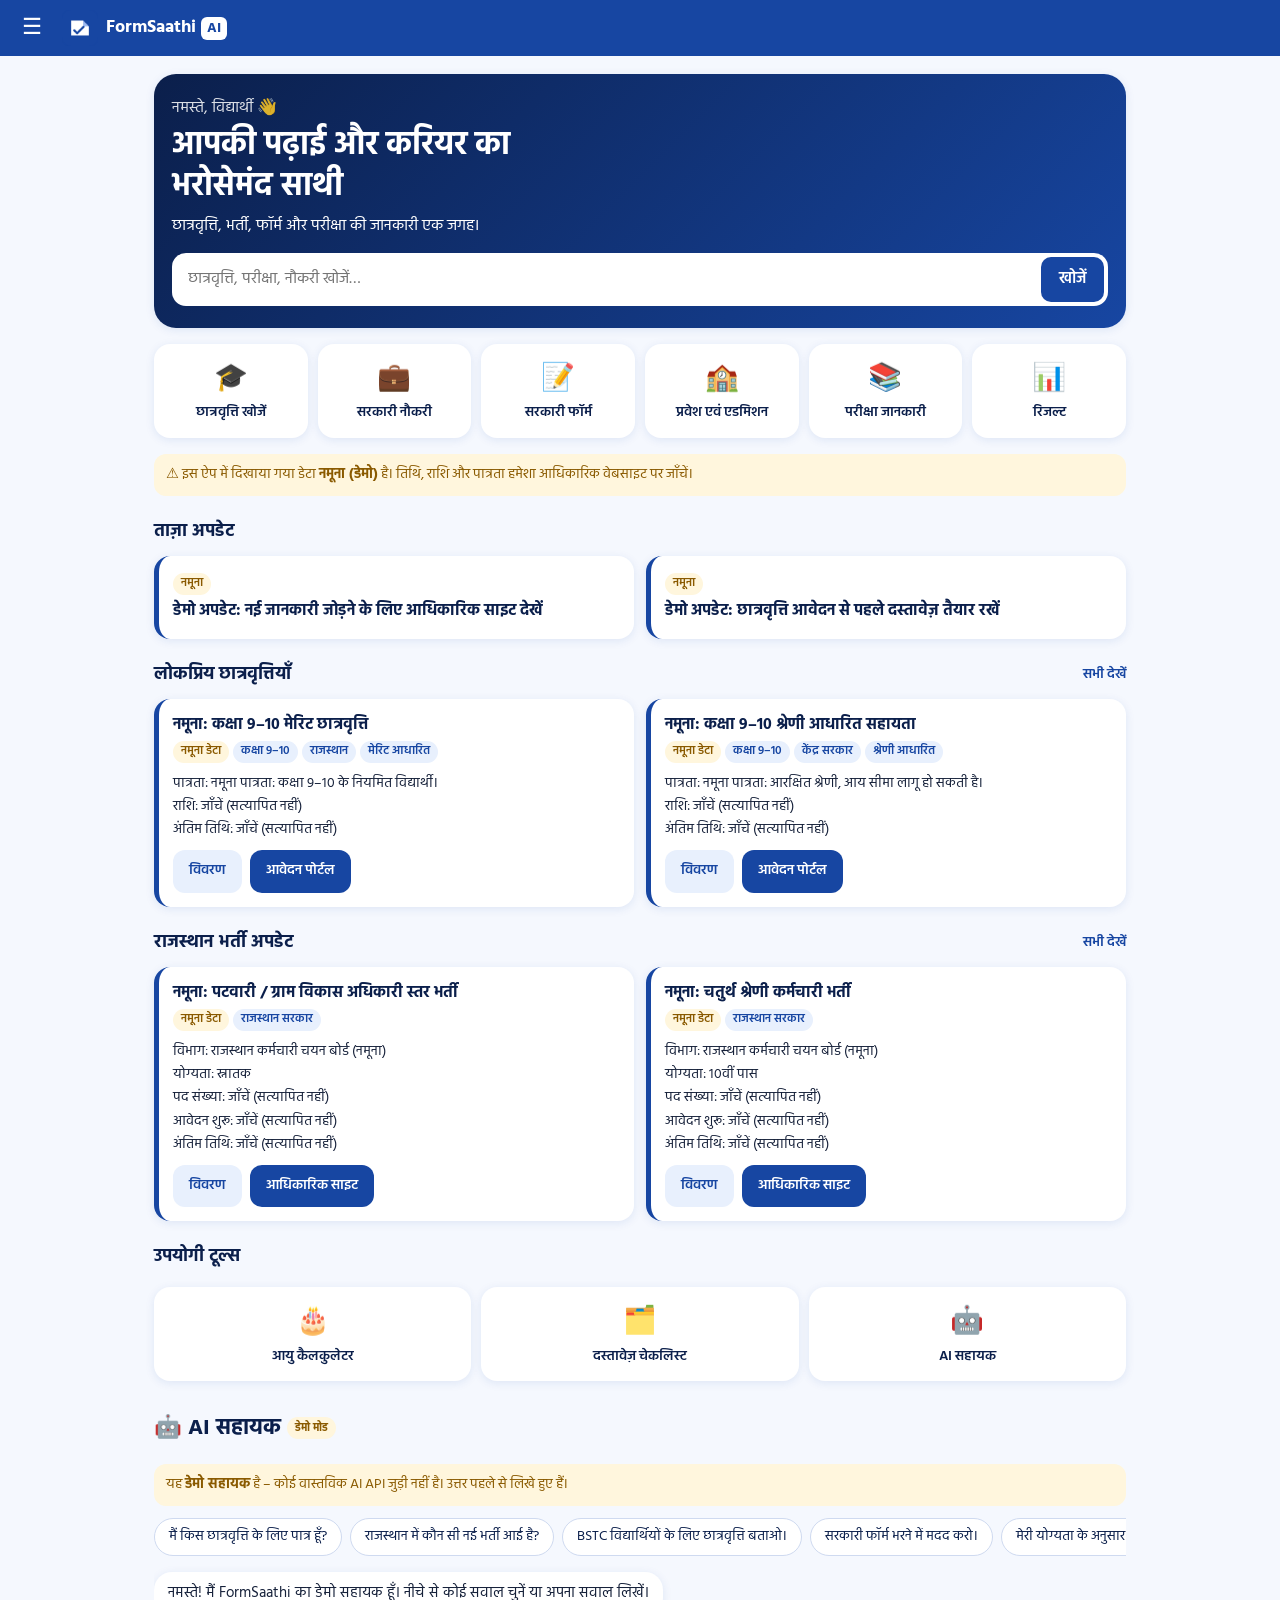
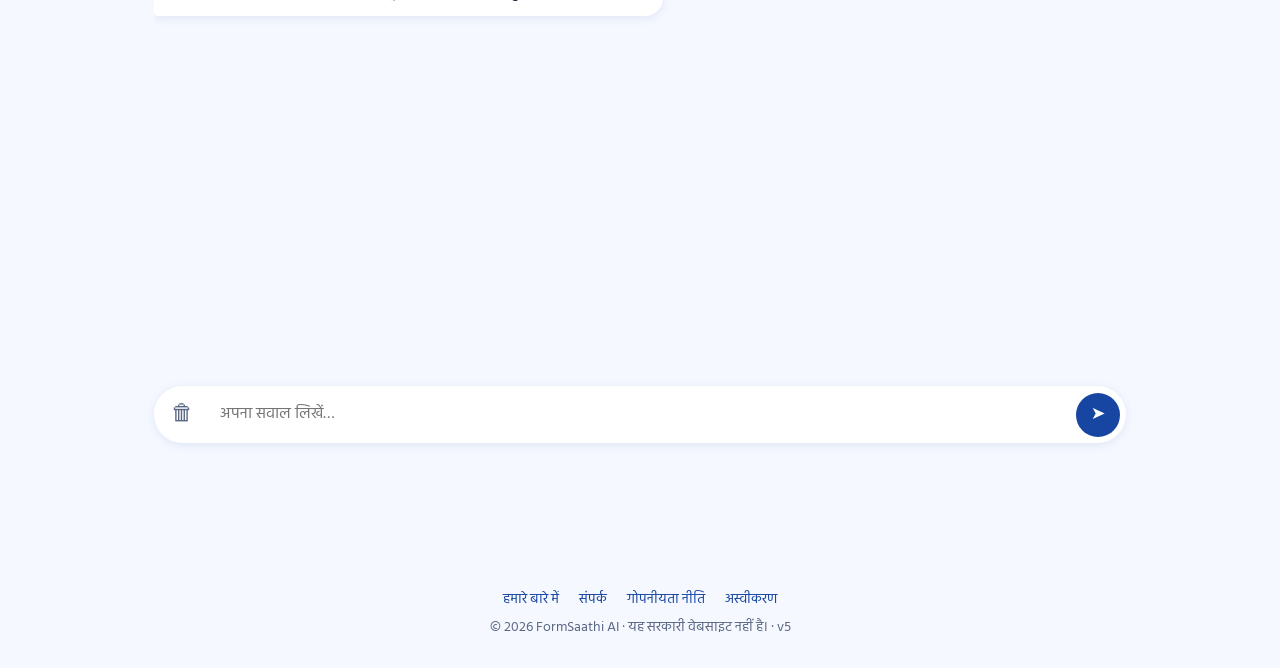
<file: index (4).html>
<!DOCTYPE html>
<html lang="hi">
<head>
<meta charset="UTF-8">
<meta name="viewport" content="width=device-width,initial-scale=1">
<title>FormSaathi AI – छात्रों का डिजिटल साथी</title>
<meta name="theme-color" content="#1746A2">
<meta name="description" content="छात्रवृत्ति, सरकारी नौकरी, फॉर्म और परीक्षा जानकारी – विद्यार्थियों के लिए।">
<link rel="manifest" href="manifest.json">
<link rel="icon" href="icon-192.png" type="image/png">
<link rel="apple-touch-icon" href="icon-192.png">
<link rel="preconnect" href="https://fonts.googleapis.com">
<link href="https://fonts.googleapis.com/css2?family=Hind:wght@400;500;600;700&display=swap" rel="stylesheet">
<style>
:root{--b:#1746A2;--n:#0B1F4B;--lb:#E8F0FD;--bg:#F5F8FE;--w:#fff;--t:#16213A;--m:#5A6785;--ok:#0E7C4A;--warn:#8A5A00;--r:16px;--sh:0 2px 10px rgba(23,70,162,.10)}
*{box-sizing:border-box;margin:0}
html{scroll-behavior:smooth}
body{font-family:'Hind','Noto Sans Devanagari',system-ui,sans-serif;background:var(--bg);color:var(--t);line-height:1.55;font-size:16px;padding:60px 0 76px;overflow-x:hidden}
a{color:inherit;text-decoration:none}
button,input,select{font:inherit}
:focus-visible{outline:3px solid #6C9BFF;outline-offset:2px}
.top{position:fixed;top:0;left:0;right:0;height:56px;background:var(--b);color:#fff;display:flex;align-items:center;gap:8px;padding:0 10px;z-index:30}
.brand{display:flex;align-items:center;gap:8px;font-weight:700;font-size:1.15rem;flex:1}
.brand b{background:#fff;color:var(--b);padding:0 6px;border-radius:6px;font-size:.9rem}
.icon-btn{background:none;border:0;color:inherit;font-size:1.4rem;width:44px;height:44px;border-radius:12px;cursor:pointer}
.chatbar .icon-btn{color:var(--m)}
.scrim{position:fixed;inset:0;background:rgba(11,31,75,.5);opacity:0;pointer-events:none;transition:opacity .2s;z-index:40}
.scrim.on{opacity:1;pointer-events:auto}
.drawer{position:fixed;top:0;bottom:0;left:0;width:min(290px,82vw);background:var(--w);z-index:41;transform:translateX(-100%);transition:transform .25s;padding:18px 12px;display:flex;flex-direction:column;gap:4px;overflow-y:auto}
.drawer.on{transform:none}
.drawer h3{color:var(--n);padding:6px 10px 12px}
.drawer a,.drawer button{display:block;text-align:left;background:none;border:0;padding:12px;border-radius:12px;color:var(--t);cursor:pointer;font-size:1rem}
.drawer a:hover,.drawer button:hover{background:var(--lb)}
main{max-width:1000px;margin:0 auto;padding:0 14px}
.view{padding-top:14px}
.hero{background:linear-gradient(135deg,var(--n),var(--b));color:#fff;border-radius:22px;padding:22px 18px;box-shadow:var(--sh)}
.hero .hi{opacity:.85}
.hero h1{font-size:1.55rem;line-height:1.3;margin:4px 0 6px}
.search{display:flex;margin-top:14px;background:#fff;border-radius:14px;padding:4px;gap:4px}
.search input{flex:1;min-width:0;border:0;padding:10px 12px;border-radius:10px;background:none;color:var(--t)}
.search button{background:var(--b);color:#fff;border:0;padding:0 18px;border-radius:10px;cursor:pointer;font-weight:600}
.quick{display:grid;grid-template-columns:repeat(3,1fr);gap:10px;margin:16px 0}
.quick a,.quick button{background:var(--w);border:0;border-radius:var(--r);box-shadow:var(--sh);padding:14px 6px;text-align:center;font-weight:600;font-size:.88rem;color:var(--n);cursor:pointer;display:block}
.quick i{display:block;font-style:normal;font-size:1.7rem;margin-bottom:2px}
.demo-note{background:#FFF6DD;color:var(--warn);border-radius:12px;padding:10px 12px;font-size:.9rem;margin:8px 0}
h2{font-size:1.15rem;color:var(--n);margin:22px 0 10px;display:flex;justify-content:space-between;align-items:center}
.more{font-size:.85rem;color:var(--b);font-weight:600}
.pt{font-size:1.4rem;color:var(--n);margin-bottom:10px}
.tag{font-size:.7rem;background:#FFF6DD;color:var(--warn);padding:2px 8px;border-radius:20px;vertical-align:middle}
.list{display:grid;gap:12px;grid-template-columns:1fr}
.card{background:var(--w);border-radius:var(--r);box-shadow:var(--sh);padding:14px;border-left:5px solid var(--b)}
.card h3{font-size:1.02rem;color:var(--n)}
.card p{font-size:.9rem;color:var(--m);margin:3px 0}
.badge{display:inline-block;font-size:.72rem;background:var(--lb);color:var(--b);padding:2px 8px;border-radius:20px;margin:0 4px 4px 0;font-weight:600}
.badge.demo{background:#FFF6DD;color:var(--warn)}
.meta{font-size:.85rem;margin:6px 0;display:grid;gap:2px}
.acts{display:flex;gap:8px;margin-top:10px;flex-wrap:wrap}
.btn{background:var(--b);color:#fff;border:0;padding:10px 16px;border-radius:12px;font-weight:600;cursor:pointer;display:inline-block;font-size:.9rem}
.btn.ghost{background:var(--lb);color:var(--b)}
.filters{background:var(--w);border-radius:var(--r);box-shadow:var(--sh);padding:14px;display:grid;grid-template-columns:1fr 1fr;gap:10px}
.filters label{font-size:.82rem;color:var(--m);display:grid;gap:3px;min-width:0}
.filters .row{grid-column:1/-1;display:flex;gap:8px}
.filters .row .btn{flex:1}
select,.field{width:100%;padding:10px;border:1.5px solid #CFDAF0;border-radius:10px;background:#fff;color:var(--t)}
.field{margin:8px 0}
.count{margin:12px 0 8px;color:var(--m);font-size:.9rem}
.chips{display:flex;gap:8px;overflow-x:auto;padding:4px 0 8px;scrollbar-width:none}
.chip{flex:none;border:1.5px solid #CFDAF0;background:#fff;color:var(--n);padding:7px 14px;border-radius:30px;cursor:pointer;font-size:.88rem}
.chip.on{background:var(--b);color:#fff;border-color:var(--b)}
.empty{text-align:center;padding:28px 12px;color:var(--m);background:var(--w);border-radius:var(--r)}
.chatview{display:flex;flex-direction:column;min-height:calc(100vh - 140px)}
.msgs{flex:1;display:flex;flex-direction:column;gap:10px;padding:8px 0;max-height:46vh;overflow-y:auto}
.msg{max-width:86%;padding:10px 14px;border-radius:18px;white-space:pre-line;font-size:.95rem}
.msg.u{align-self:flex-end;background:var(--b);color:#fff;border-bottom-right-radius:4px}
.msg.a{align-self:flex-start;background:var(--w);box-shadow:var(--sh);border-bottom-left-radius:4px}
.dots span{display:inline-block;width:7px;height:7px;margin:0 2px;background:var(--b);border-radius:50%;animation:bl 1s infinite}
.dots span:nth-child(2){animation-delay:.15s}.dots span:nth-child(3){animation-delay:.3s}
@keyframes bl{0%,80%,100%{opacity:.25}40%{opacity:1}}
.chatbar{display:flex;gap:6px;background:var(--w);padding:6px;border-radius:30px;box-shadow:var(--sh);margin-top:8px;align-items:center}
.chatbar input{flex:1;min-width:0;border:0;padding:10px;background:none;color:var(--t)}
.send{background:var(--b);color:#fff;border:0;width:44px;height:44px;border-radius:50%;cursor:pointer;font-size:1.1rem}
.foot{text-align:center;padding:26px 14px 10px;color:var(--m);font-size:.85rem}
.foot button{background:none;border:0;color:var(--b);padding:6px 10px;cursor:pointer}
.bottom{position:fixed;bottom:0;left:0;right:0;height:64px;background:var(--w);display:flex;box-shadow:0 -2px 12px rgba(11,31,75,.12);z-index:30}
.bottom a{flex:1;display:flex;flex-direction:column;align-items:center;justify-content:center;font-size:.72rem;color:var(--m)}
.bottom i{font-style:normal;font-size:1.3rem}
.bottom a.on{color:var(--b);font-weight:700;background:var(--lb)}
.modal{position:fixed;inset:0;background:rgba(11,31,75,.55);z-index:50;display:flex;align-items:flex-end;justify-content:center}
.modal[hidden]{display:none}
.sheet{background:#fff;width:100%;max-width:560px;max-height:88vh;overflow-y:auto;border-radius:22px 22px 0 0;padding:20px 16px 24px;position:relative;animation:up .22s}
@keyframes up{from{transform:translateY(40px);opacity:0}}
.sheet h2{margin:0 36px 10px 0}
.x{position:absolute;top:10px;right:10px;border:0;background:var(--lb);width:36px;height:36px;border-radius:50%;cursor:pointer}
.sheet p,.sheet li{margin:6px 0;font-size:.95rem}
.sheet ul{padding-left:20px}
.sheet label{display:grid;gap:3px;margin:10px 0;font-size:.9rem}
.err{color:#B3261E;font-size:.82rem;min-height:1em}
.toast{position:fixed;left:50%;bottom:80px;transform:translate(-50%,20px);background:var(--n);color:#fff;padding:10px 18px;border-radius:30px;opacity:0;pointer-events:none;transition:.25s;z-index:60;font-size:.9rem;max-width:90vw}
.toast.on{opacity:1;transform:translate(-50%,0)}
@media(min-width:700px){body{padding-bottom:20px}.bottom{display:none}.list{grid-template-columns:1fr 1fr}.quick{grid-template-columns:repeat(6,1fr)}.quick.tools{grid-template-columns:repeat(3,1fr)}.filters{grid-template-columns:repeat(3,1fr)}.modal{align-items:center}.sheet{border-radius:22px}.hero h1{font-size:2rem}}
@media(prefers-reduced-motion:reduce){*{animation:none!important;transition:none!important}}

</style>
</head>
<body>
<header class="top">
  <button class="icon-btn" id="menuBtn" aria-label="मेनू खोलें" aria-expanded="false">☰</button>
  <a href="#home" class="brand"><img src="icon-192.png" alt="" width="36" height="36"><span>FormSaathi <b>AI</b></span></a>
  <button class="icon-btn" id="installBtn" hidden aria-label="ऐप इंस्टॉल करें">⬇</button>
</header>
<div class="scrim" id="scrim"></div>
<nav class="drawer" id="drawer" aria-label="मुख्य मेनू">
  <h3>मेनू</h3>
  <a href="#home">🏠 होम</a><a href="#scholarships">🎓 छात्रवृत्ति</a><a href="#jobs">💼 सरकारी नौकरी</a>
  <a href="#forms">📄 फॉर्म और जानकारी</a><a href="#chat">🤖 AI सहायक</a>
  <button data-info="about">ℹ️ हमारे बारे में</button><button data-info="contact">✉️ संपर्क</button>
  <button id="installBtn2">📲 ऐप इंस्टॉल करें</button>
</nav>

<main>
<section id="home" class="view">
  <div class="hero">
    <p class="hi">नमस्ते, विद्यार्थी 👋</p>
    <h1>आपकी पढ़ाई और करियर का <br>भरोसेमंद साथी</h1>
    <p>छात्रवृत्ति, भर्ती, फॉर्म और परीक्षा की जानकारी एक जगह।</p>
    <form id="searchForm" class="search" role="search">
      <input id="searchInput" type="search" placeholder="छात्रवृत्ति, परीक्षा, नौकरी खोजें…" aria-label="खोज">
      <button type="submit">खोजें</button>
    </form>
  </div>
  <div class="quick">
    <a href="#scholarships"><i>🎓</i>छात्रवृत्ति खोजें</a>
    <a href="#jobs"><i>💼</i>सरकारी नौकरी</a>
    <a href="#forms" data-cat="सरकारी फॉर्म"><i>📝</i>सरकारी फॉर्म</a>
    <a href="#forms" data-cat="प्रवेश"><i>🏫</i>प्रवेश एवं एडमिशन</a>
    <a href="#forms" data-cat="परीक्षा"><i>📚</i>परीक्षा जानकारी</a>
    <a href="#forms" data-cat="रिजल्ट"><i>📊</i>रिजल्ट</a>
  </div>
  <div class="demo-note">⚠️ इस ऐप में दिखाया गया डेटा <b>नमूना (डेमो)</b> है। तिथि, राशि और पात्रता हमेशा आधिकारिक वेबसाइट पर जाँचें।</div>
  <h2>ताज़ा अपडेट</h2><div class="list" id="homeUpdates"></div>
  <h2>लोकप्रिय छात्रवृत्तियाँ <a href="#scholarships" class="more">सभी देखें</a></h2><div class="list" id="homeSch"></div>
  <h2>राजस्थान भर्ती अपडेट <a href="#jobs" class="more">सभी देखें</a></h2><div class="list" id="homeJobs"></div>
  <h2>उपयोगी टूल्स</h2>
  <div class="quick tools">
    <button id="toolAge"><i>🎂</i>आयु कैलकुलेटर</button>
    <button id="toolDocs"><i>🗂️</i>दस्तावेज़ चेकलिस्ट</button>
    <a href="#chat"><i>🤖</i>AI सहायक</a>
  </div>
</section>

<section id="scholarships" class="view" hidden>
  <h1 class="pt">🎓 छात्रवृत्ति खोजक</h1>
  <form id="schForm" class="filters">
    <label>स्तर<select id="fLevel"><option value="">सभी</option><option value="c910">कक्षा 9–10</option><option value="c1112">कक्षा 11–12</option><option value="grad">स्नातक (BA/BSc/BCom)</option><option value="dip">डिप्लोमा</option><option value="bstc">D.El.Ed / BSTC</option><option value="pg">स्नातकोत्तर</option></select></label>
    <label>राज्य<select id="fState"><option value="">सभी</option><option>राजस्थान</option><option>केंद्र सरकार</option></select></label>
    <label>श्रेणी<select id="fCat"><option value="">सभी</option><option>सामान्य</option><option>OBC</option><option>SC</option><option>ST</option><option>EWS</option></select></label>
    <label>पारिवारिक आय (वार्षिक)<select id="fInc"><option value="">सभी</option><option value="1">₹1 लाख तक</option><option value="2.5">₹2.5 लाख तक</option><option value="8">₹8 लाख तक</option><option value="99">₹8 लाख से अधिक</option></select></label>
    <label>लिंग<select id="fGen"><option value="">सभी</option><option value="f">छात्रा</option><option value="m">छात्र</option></select></label>
    <label>प्रकार<select id="fType"><option value="">सभी</option><option>मेरिट आधारित</option><option>आय आधारित</option><option>श्रेणी आधारित</option></select></label>
    <div class="row"><button type="submit" class="btn">🔍 खोजें</button><button type="reset" class="btn ghost" id="schReset">रीसेट</button></div>
  </form>
  <p id="schCount" class="count" aria-live="polite"></p><div class="list" id="schList"></div>
</section>

<section id="jobs" class="view" hidden>
  <h1 class="pt">💼 सरकारी नौकरी</h1>
  <div class="chips" id="jobChips"></div>
  <input class="field" id="jobSearch" type="search" placeholder="भर्ती खोजें…" aria-label="भर्ती खोजें">
  <p id="jobCount" class="count" aria-live="polite"></p><div class="list" id="jobList"></div>
</section>

<section id="forms" class="view" hidden>
  <h1 class="pt">📄 फॉर्म और जानकारी</h1>
  <div class="chips" id="formChips"></div>
  <input class="field" id="formSearch" type="search" placeholder="फॉर्म / जानकारी खोजें…" aria-label="खोजें">
  <p id="formCount" class="count" aria-live="polite"></p><div class="list" id="formList"></div>
</section>

<section id="results" class="view" hidden>
  <h1 class="pt">🔎 खोज परिणाम</h1><p id="resCount" class="count"></p><div class="list" id="resList"></div>
</section>

<section id="chat" class="view chatview" hidden>
  <h1 class="pt">🤖 AI सहायक <span class="tag">डेमो मोड</span></h1>
  <p class="demo-note">यह <b>डेमो सहायक</b> है – कोई वास्तविक AI API जुड़ी नहीं है। उत्तर पहले से लिखे हुए हैं।</p>
  <div class="chips" id="sugg"></div>
  <div class="msgs" id="msgs" aria-live="polite"></div>
  <form id="chatForm" class="chatbar">
    <button type="button" id="clearChat" class="icon-btn" aria-label="चैट साफ़ करें">🗑</button>
    <input id="chatInput" placeholder="अपना सवाल लिखें…" autocomplete="off" aria-label="संदेश">
    <button type="submit" class="send" aria-label="भेजें">➤</button>
  </form>
</section>
</main>

<footer class="foot">
  <div><button data-info="about">हमारे बारे में</button><button data-info="contact">संपर्क</button><button data-info="privacy">गोपनीयता नीति</button><button data-info="disclaimer">अस्वीकरण</button></div>
  <p>© 2026 FormSaathi AI · यह सरकारी वेबसाइट नहीं है। · v5</p>
</footer>

<nav class="bottom" aria-label="नीचे नेविगेशन">
  <a href="#home"><i>🏠</i>होम</a><a href="#scholarships"><i>🎓</i>छात्रवृत्ति</a><a href="#jobs"><i>💼</i>नौकरी</a><a href="#forms"><i>📄</i>फॉर्म</a><a href="#chat"><i>🤖</i>AI</a>
</nav>

<div class="modal" id="modal" hidden role="dialog" aria-modal="true" aria-labelledby="mTitle">
  <div class="sheet"><button class="x" id="mClose" aria-label="बंद करें">✕</button><h2 id="mTitle"></h2><div id="mBody"></div></div>
</div>
<div class="toast" id="toast" role="status"></div>
<script>
'use strict';
/* ===== सेटिंग: Worker का URL यहाँ डालें (खाली = डेमो मोड) ===== */
const CONFIG={CHAT_API_URL:''};
const $=(s,r=document)=>r.querySelector(s), $$=(s,r=document)=>[...r.querySelectorAll(s)];
const esc=t=>String(t).replace(/[&<>"']/g,c=>({'&':'&amp;','<':'&lt;','>':'&gt;','"':'&quot;',"'":'&#39;'}[c]));
const NV='जाँचें (सत्यापित नहीं)';
const LV={c910:'कक्षा 9–10',c1112:'कक्षा 11–12',grad:'स्नातक',dip:'डिप्लोमा',bstc:'D.El.Ed / BSTC',pg:'स्नातकोत्तर'};
const NSP='https://scholarships.gov.in', SJE='https://sje.rajasthan.gov.in';
/* ---- नमूना डेटा: कोई राशि/तिथि/नियम सत्यापित नहीं ---- */
let SCH=[
{n:'नमूना: कक्षा 9–10 मेरिट छात्रवृत्ति',lv:['c910'],st:'राजस्थान',cat:['सामान्य','OBC','SC','ST','EWS'],inc:0,g:'',ty:'मेरिट आधारित',el:'नमूना पात्रता: कक्षा 9–10 के नियमित विद्यार्थी।',u:SJE},
{n:'नमूना: कक्षा 9–10 श्रेणी आधारित सहायता',lv:['c910'],st:'केंद्र सरकार',cat:['SC','ST','OBC'],inc:2.5,g:'',ty:'श्रेणी आधारित',el:'नमूना पात्रता: आरक्षित श्रेणी, आय सीमा लागू हो सकती है।',u:NSP},
{n:'नमूना: कक्षा 11–12 छात्रा प्रोत्साहन',lv:['c1112'],st:'राजस्थान',cat:['सामान्य','OBC','SC','ST','EWS'],inc:0,g:'f',ty:'मेरिट आधारित',el:'नमूना पात्रता: केवल छात्राएँ, 11वीं–12वीं में नियमित।',u:SJE},
{n:'नमूना: कक्षा 11–12 आय आधारित छात्रवृत्ति',lv:['c1112'],st:'केंद्र सरकार',cat:['सामान्य','OBC','SC','ST','EWS'],inc:8,g:'',ty:'आय आधारित',el:'नमूना पात्रता: पारिवारिक आय सीमा के भीतर।',u:NSP},
{n:'नमूना: स्नातक (BA/BSc/BCom) छात्रवृत्ति',lv:['grad'],st:'केंद्र सरकार',cat:['SC','ST','OBC','EWS'],inc:2.5,g:'',ty:'श्रेणी आधारित',el:'नमूना पात्रता: मान्यता प्राप्त कॉलेज में नियमित प्रवेश।',u:NSP},
{n:'नमूना: स्नातक मेरिट सहायता (राजस्थान)',lv:['grad'],st:'राजस्थान',cat:['सामान्य','OBC','SC','ST','EWS'],inc:0,g:'',ty:'मेरिट आधारित',el:'नमूना पात्रता: पिछली परीक्षा में निर्धारित प्रतिशत।',u:SJE},
{n:'नमूना: डिप्लोमा विद्यार्थी छात्रवृत्ति',lv:['dip'],st:'केंद्र सरकार',cat:['सामान्य','OBC','SC','ST','EWS'],inc:8,g:'',ty:'आय आधारित',el:'नमूना पात्रता: तकनीकी डिप्लोमा में नियमित प्रवेश।',u:NSP},
{n:'नमूना: D.El.Ed / BSTC विद्यार्थी सहायता',lv:['bstc'],st:'राजस्थान',cat:['सामान्य','OBC','SC','ST','EWS'],inc:2.5,g:'',ty:'आय आधारित',el:'नमूना पात्रता: D.El.Ed / BSTC में प्रवेश प्राप्त विद्यार्थी।',u:SJE},
{n:'नमूना: स्नातकोत्तर छात्रवृत्ति',lv:['pg'],st:'केंद्र सरकार',cat:['SC','ST','OBC','EWS'],inc:2.5,g:'',ty:'श्रेणी आधारित',el:'नमूना पात्रता: PG कोर्स में नियमित प्रवेश।',u:NSP},
{n:'नमूना: PG छात्रा मेरिट सहायता',lv:['pg'],st:'राजस्थान',cat:['सामान्य','OBC','SC','ST','EWS'],inc:0,g:'f',ty:'मेरिट आधारित',el:'नमूना पात्रता: छात्राएँ, पिछली परीक्षा में उच्च अंक।',u:SJE}];
const JC=['सभी','राजस्थान सरकार','केंद्र सरकार','10वीं पास','12वीं पास','स्नातक','शिक्षक भर्ती','पुलिस और रक्षा'];
const RPSC='https://rpsc.rajasthan.gov.in',RSSB='https://rssb.rajasthan.gov.in',SSC='https://ssc.gov.in',UPSC='https://upsc.gov.in';
let JOBS=[
{n:'नमूना: पटवारी / ग्राम विकास अधिकारी स्तर भर्ती',d:'राजस्थान कर्मचारी चयन बोर्ड (नमूना)',q:'स्नातक',c:['राजस्थान सरकार','स्नातक'],u:RSSB},
{n:'नमूना: चतुर्थ श्रेणी कर्मचारी भर्ती',d:'राजस्थान कर्मचारी चयन बोर्ड (नमूना)',q:'10वीं पास',c:['राजस्थान सरकार','10वीं पास'],u:RSSB},
{n:'नमूना: कनिष्ठ सहायक / क्लर्क भर्ती',d:'राजस्थान कर्मचारी चयन बोर्ड (नमूना)',q:'12वीं पास',c:['राजस्थान सरकार','12वीं पास'],u:RSSB},
{n:'नमूना: RAS / अधीनस्थ सेवा परीक्षा',d:'राजस्थान लोक सेवा आयोग (नमूना)',q:'स्नातक',c:['राजस्थान सरकार','स्नातक'],u:RPSC},
{n:'नमूना: शिक्षक भर्ती (प्राथमिक/माध्यमिक)',d:'राजस्थान शिक्षा विभाग (नमूना)',q:'D.El.Ed / B.Ed (पद अनुसार)',c:['राजस्थान सरकार','शिक्षक भर्ती','स्नातक'],u:RSSB},
{n:'नमूना: संयुक्त स्नातक स्तरीय (CGL)',d:'कर्मचारी चयन आयोग (नमूना)',q:'स्नातक',c:['केंद्र सरकार','स्नातक'],u:SSC},
{n:'नमूना: संयुक्त हायर सेकेंडरी (CHSL)',d:'कर्मचारी चयन आयोग (नमूना)',q:'12वीं पास',c:['केंद्र सरकार','12वीं पास'],u:SSC},
{n:'नमूना: मल्टी टास्किंग स्टाफ (MTS)',d:'कर्मचारी चयन आयोग (नमूना)',q:'10वीं पास',c:['केंद्र सरकार','10वीं पास'],u:SSC},
{n:'नमूना: सिविल सेवा परीक्षा',d:'संघ लोक सेवा आयोग (नमूना)',q:'स्नातक',c:['केंद्र सरकार','स्नातक'],u:UPSC},
{n:'नमूना: कांस्टेबल भर्ती',d:'राजस्थान पुलिस (नमूना)',q:'12वीं पास',c:['राजस्थान सरकार','पुलिस और रक्षा','12वीं पास'],u:'https://police.rajasthan.gov.in'},
{n:'नमूना: GD कांस्टेबल (केंद्रीय बल)',d:'कर्मचारी चयन आयोग (नमूना)',q:'10वीं पास',c:['केंद्र सरकार','पुलिस और रक्षा','10वीं पास'],u:SSC}];
const FC=['सभी','सरकारी फॉर्म','प्रवेश','परीक्षा','एडमिट कार्ड','रिजल्ट','आंसर की','दस्तावेज़'];
let FORMS=[
{n:'नमूना: ऑनलाइन आवेदन फॉर्म गाइड',c:'सरकारी फॉर्म',i:'फॉर्म भरने से पहले फोटो, हस्ताक्षर और पहचान पत्र स्कैन करके तैयार रखें।',u:'https://sso.rajasthan.gov.in'},
{n:'नमूना: कॉलेज प्रवेश जानकारी',c:'प्रवेश',i:'प्रवेश की तिथि और प्रक्रिया संबंधित विश्वविद्यालय/कॉलेज की साइट पर देखें।',u:'https://sso.rajasthan.gov.in'},
{n:'नमूना: प्रवेश परीक्षा सूचना (NTA)',c:'परीक्षा',i:'राष्ट्रीय स्तर की प्रवेश परीक्षाओं की सूचना NTA पर मिलती है।',u:'https://nta.ac.in'},
{n:'नमूना: राजस्थान बोर्ड परीक्षा जानकारी',c:'परीक्षा',i:'राजस्थान माध्यमिक शिक्षा बोर्ड की आधिकारिक साइट देखें।',u:'https://rajeduboard.rajasthan.gov.in'},
{n:'नमूना: एडमिट कार्ड कैसे डाउनलोड करें',c:'एडमिट कार्ड',i:'संबंधित परीक्षा पोर्टल पर रजिस्ट्रेशन नंबर और जन्मतिथि से लॉगिन करें।',u:'https://nta.ac.in'},
{n:'नमूना: रिजल्ट देखने का तरीका',c:'रिजल्ट',i:'रिजल्ट केवल परीक्षा आयोजक की आधिकारिक वेबसाइट पर ही देखें।',u:'https://rajeduboard.rajasthan.gov.in'},
{n:'नमूना: CBSE जानकारी',c:'रिजल्ट',i:'CBSE से जुड़े रिजल्ट और सूचनाओं के लिए आधिकारिक साइट।',u:'https://www.cbse.gov.in'},
{n:'नमूना: आंसर की और आपत्ति प्रक्रिया',c:'आंसर की',i:'आंसर की जारी होने पर आपत्ति की अंतिम तिथि आयोजक साइट पर जाँचें।',u:RPSC},
{n:'नमूना: डिजिलॉकर से दस्तावेज़',c:'दस्तावेज़',i:'मार्कशीट आदि डिजिटल रूप में रखने के लिए DigiLocker।',u:'https://www.digilocker.gov.in'},
{n:'नमूना: जाति/आय प्रमाण पत्र जानकारी',c:'दस्तावेज़',i:'प्रमाण पत्र के लिए राज-ई-मित्र / SSO पोर्टल देखें।',u:'https://sso.rajasthan.gov.in'}];
let UPD=[{n:'डेमो अपडेट: नई जानकारी जोड़ने के लिए आधिकारिक साइट देखें',t:'नमूना'},{n:'डेमो अपडेट: छात्रवृत्ति आवेदन से पहले दस्तावेज़ तैयार रखें',t:'नमूना'}];

/* ---- कार्ड और मॉडल ---- */
const demo='<span class="badge demo">नमूना डेटा</span>';const okb='<span class="badge" style="background:#DFF5E8;color:#0E7C4A">सत्यापित</span>';const val=(x,f)=>it_ok(x)&&x[f]?esc(x[f]):NV;const it_ok=x=>x.ver===true;
function card(it,kind,i){
 let tags='',meta='';
 if(kind==='s'){tags=`<span class="badge">${esc(it.lv.map(l=>LV[l]).join(', '))}</span><span class="badge">${esc(it.st)}</span><span class="badge">${esc(it.ty)}</span>`;
  meta=`<div>पात्रता: ${esc(it.el)}</div><div>राशि: ${val(it,'amt')}</div><div>अंतिम तिथि: ${val(it,'last')}</div>`}
 if(kind==='j'){tags=`<span class="badge">${esc(it.c[0])}</span>`;
  meta=`<div>विभाग: ${esc(it.d)}</div><div>योग्यता: ${esc(it.q)}</div><div>पद संख्या: ${val(it,'vac')}</div><div>आवेदन शुरू: ${val(it,'start')}</div><div>अंतिम तिथि: ${val(it,'last')}</div>`}
 if(kind==='f'){tags=`<span class="badge">${esc(it.c)}</span>`;meta=`<div>${esc(it.i)}</div>`}
 const label=kind==='f'?'आधिकारिक साइट':kind==='j'?'आधिकारिक साइट':'आवेदन पोर्टल';
 return `<article class="card"><h3>${esc(it.n)}</h3><div>${it.ver===true?okb:demo}${tags}</div><div class="meta">${meta}</div>
 <div class="acts"><button class="btn ghost" data-d="${kind}${i}">विवरण</button><a class="btn" href="${esc(it.notif||it.u)}" target="_blank" rel="noopener noreferrer">${label}</a></div></article>`}
const DB={get s(){return SCH},get j(){return JOBS},get f(){return FORMS}};
function fill(el,arr,kind,empty){el.innerHTML=arr.length?arr.map(([it,i])=>card(it,kind,i)).join(''):`<div class="empty">😕 ${empty||'कोई परिणाम नहीं मिला। फ़िल्टर बदलकर देखें।'}</div>`}
const idx=a=>a.map((x,i)=>[x,i]);
function openModal(title,html){$('#mTitle').textContent=title;$('#mBody').innerHTML=html;$('#modal').hidden=false;$('#mClose').focus();document.body.style.overflow='hidden'}
function closeModal(){$('#modal').hidden=true;document.body.style.overflow=''}
function toast(m){const t=$('#toast');t.textContent=m;t.classList.add('on');clearTimeout(toast.t);toast.t=setTimeout(()=>t.classList.remove('on'),2600)}
function details(code){
 const k=code[0],it=DB[k][+code.slice(1)];let h=it.ver===true?'<p>स्रोत जाँच की तिथि: '+esc(it.chk||'—')+'। आवेदन से पहले आधिकारिक साइट पर फिर जाँचें।</p>':'<p class="demo-note">यह नमूना जानकारी है। राशि, तिथि और पात्रता केवल आधिकारिक अधिसूचना से सत्यापित करें।</p>';
 if(k==='s')h+=`<p><b>स्तर:</b> ${esc(it.lv.map(l=>LV[l]).join(', '))}</p><p><b>राज्य:</b> ${esc(it.st)}</p><p><b>श्रेणी:</b> ${esc(it.cat.join(', '))}</p><p><b>आय सीमा:</b> ${it.inc?'₹'+it.inc+' लाख तक (नमूना)':'सत्यापित नहीं'}</p><p><b>लिंग:</b> ${it.g==='f'?'केवल छात्रा (नमूना)':'सभी'}</p><p><b>पात्रता:</b> ${esc(it.el)}</p><p><b>राशि:</b> ${val(it,'amt')}</p><p><b>अंतिम तिथि:</b> ${val(it,'last')}</p>`;
 if(k==='j')h+=`<p><b>विभाग:</b> ${esc(it.d)}</p><p><b>योग्यता:</b> ${esc(it.q)}</p><p><b>पद संख्या:</b> ${val(it,'vac')}</p><p><b>आवेदन शुरू:</b> ${val(it,'start')}</p><p><b>अंतिम तिथि:</b> ${val(it,'last')}</p><p>आधिकारिक अधिसूचना के लिए नीचे दिए पोर्टल पर "भर्ती / Recruitment" सेक्शन देखें।</p>`;
 if(k==='f')h+=`<p>${esc(it.i)}</p>`;
 h+=`<div class="acts"><a class="btn" href="${esc(it.notif||it.u)}" target="_blank" rel="noopener noreferrer">आधिकारिक पोर्टल खोलें</a><button class="btn ghost" id="mOk">बंद करें</button></div>`;
 openModal(it.n,h);$('#mOk').onclick=closeModal}
document.addEventListener('click',e=>{const b=e.target.closest('[data-d]');if(b)details(b.dataset.d)});

/* ---- नेविगेशन और मेनू ---- */
const VIEWS=['home','scholarships','jobs','forms','results','chat'];
function route(){const h=(location.hash||'#home').slice(1);const v=VIEWS.includes(h)?h:'home';
 $$('.view').forEach(s=>s.hidden=s.id!==v);
 $$('.bottom a').forEach(a=>a.classList.toggle('on',a.getAttribute('href')==='#'+v));
 closeMenu();window.scrollTo(0,0);if(v==='chat')scrollMsgs();document.title=(v==='home'?'':$('#'+v+' .pt')?.textContent.replace(/^\S+\s/,'')+' – ')+'FormSaathi AI'}
window.addEventListener('hashchange',route);
function openMenu(){$('#drawer').classList.add('on');$('#scrim').classList.add('on');$('#menuBtn').setAttribute('aria-expanded','true')}
function closeMenu(){$('#drawer').classList.remove('on');$('#scrim').classList.remove('on');$('#menuBtn').setAttribute('aria-expanded','false')}
$('#menuBtn').onclick=()=>$('#drawer').classList.contains('on')?closeMenu():openMenu();
$('#scrim').onclick=closeMenu;
$('#mClose').onclick=closeModal;
$('#modal').addEventListener('click',e=>{if(e.target.id==='modal')closeModal()});
document.addEventListener('keydown',e=>{if(e.key==='Escape'){closeModal();closeMenu()}});

/* ---- छात्रवृत्ति फ़िल्टर ---- */
function schSearch(e){e&&e.preventDefault();
 const lv=$('#fLevel').value,st=$('#fState').value,cat=$('#fCat').value,inc=$('#fInc').value,g=$('#fGen').value,ty=$('#fType').value;
 const r=idx(SCH).filter(([s])=>(!lv||s.lv.includes(lv))&&(!st||s.st===st)&&(!cat||s.cat.includes(cat))&&(!inc||s.inc===0||(inc!=='99'&&+inc<=s.inc))&&(!g||!s.g||s.g===g)&&(!ty||s.ty===ty));
 $('#schCount').textContent=r.length+' नमूना परिणाम मिले';fill($('#schList'),r,'s')}
$('#schForm').addEventListener('submit',schSearch);
$('#schForm').addEventListener('reset',()=>setTimeout(schSearch,0));
/* ---- नौकरी और फॉर्म ---- */
function chips(box,list,cur,cb){box.innerHTML=list.map(c=>`<button type="button" class="chip${c===cur?' on':''}" data-c="${esc(c)}">${esc(c)}</button>`).join('');
 box.onclick=e=>{const b=e.target.closest('.chip');if(b)cb(b.dataset.c)}}
let jc='सभी',fc='सभी';
function jobs(){chips($('#jobChips'),JC,jc,c=>{jc=c;jobs()});const q=$('#jobSearch').value.trim().toLowerCase();
 const r=idx(JOBS).filter(([j])=>(jc==='सभी'||j.c.includes(jc))&&(j.n+j.d+j.q).toLowerCase().includes(q));
 $('#jobCount').textContent=r.length+' नमूना भर्तियाँ';fill($('#jobList'),r,'j')}
function forms(){chips($('#formChips'),FC,fc,c=>{fc=c;forms()});const q=$('#formSearch').value.trim().toLowerCase();
 const r=idx(FORMS).filter(([f])=>(fc==='सभी'||f.c===fc)&&(f.n+f.i).toLowerCase().includes(q));
 $('#formCount').textContent=r.length+' परिणाम';fill($('#formList'),r,'f')}
$('#jobSearch').oninput=jobs;$('#formSearch').oninput=forms;
$$('.quick a[data-cat]').forEach(a=>a.addEventListener('click',()=>{fc=a.dataset.cat;$('#formSearch').value='';forms()}));
/* ---- होम खोज ---- */
$('#searchForm').addEventListener('submit',e=>{e.preventDefault();const q=$('#searchInput').value.trim().toLowerCase();
 if(q.length<2){toast('कृपया कम से कम 2 अक्षर लिखें');return}
 const all=[...idx(SCH).map(([x,i])=>[x,i,'s']),...idx(JOBS).map(([x,i])=>[x,i,'j']),...idx(FORMS).map(([x,i])=>[x,i,'f'])]
  .filter(([x])=>JSON.stringify(x).toLowerCase().includes(q));
 $('#resCount').textContent=`"${$('#searchInput').value.trim()}" के लिए ${all.length} नमूना परिणाम`;
 $('#resList').innerHTML=all.length?all.map(([x,i,k])=>card(x,k,i)).join(''):'<div class="empty">😕 कुछ नहीं मिला। कोई दूसरा शब्द आज़माएँ, जैसे "छात्रवृत्ति" या "पुलिस"।</div>';
 location.hash='#results'});
/* ---- होम सेक्शन ---- */
function renderHome(){$('#homeUpdates').innerHTML=UPD.map(u=>`<article class="card"><span class="badge demo">${esc(u.t)}</span><h3>${esc(u.n)}</h3></article>`).join('');
fill($('#homeSch'),idx(SCH).slice(0,2),'s');fill($('#homeJobs'),idx(JOBS).slice(0,2),'j')}
/* ---- टूल्स और जानकारी पेज ---- */
$('#toolAge').onclick=()=>{openModal('आयु कैलकुलेटर','<label>जन्मतिथि<input type="date" id="dob" class="field"></label><label>गणना की तिथि<input type="date" id="asOn" class="field"></label><p class="err" id="ageErr"></p><button class="btn" id="ageGo">आयु निकालें</button><p id="ageOut"></p>');
 $('#asOn').value=new Date().toISOString().slice(0,10);
 $('#ageGo').onclick=()=>{const d=new Date($('#dob').value),a=new Date($('#asOn').value);
  if(!$('#dob').value||!$('#asOn').value){$('#ageErr').textContent='दोनों तिथियाँ चुनें।';return}
  if(d>a){$('#ageErr').textContent='जन्मतिथि गणना तिथि से पहले होनी चाहिए।';return}
  $('#ageErr').textContent='';let y=a.getFullYear()-d.getFullYear(),m=a.getMonth()-d.getMonth(),dd=a.getDate()-d.getDate();
  if(dd<0){m--;dd+=new Date(a.getFullYear(),a.getMonth(),0).getDate()}if(m<0){y--;m+=12}
  $('#ageOut').innerHTML=`<b>आपकी आयु: ${y} वर्ष, ${m} माह, ${dd} दिन</b>`}};
$('#toolDocs').onclick=()=>openModal('दस्तावेज़ चेकलिस्ट','<p>आमतौर पर माँगे जाने वाले दस्तावेज़ (भर्ती/फॉर्म के अनुसार बदल सकते हैं):</p><ul><li>आधार कार्ड</li><li>पासपोर्ट साइज़ फोटो और हस्ताक्षर</li><li>10वीं/12वीं की मार्कशीट</li><li>जाति / आय / निवास प्रमाण पत्र</li><li>बैंक पासबुक (आधार से लिंक)</li><li>मोबाइल नंबर और ईमेल</li></ul>');
const INFO={
about:['हमारे बारे में','<p>FormSaathi AI विद्यार्थियों को छात्रवृत्ति, भर्ती और फॉर्म की जानकारी खोजने में मदद करने वाला एक सहायक ऐप है। यह कोई सरकारी वेबसाइट नहीं है।</p>'],
privacy:['गोपनीयता नीति','<p>यह ऐप आपका कोई व्यक्तिगत डेटा सर्वर पर नहीं भेजता। खोज और चैट आपके ब्राउज़र में ही रहती हैं। संपर्क फॉर्म अभी डेमो है और संदेश कहीं नहीं भेजता।</p>'],
disclaimer:['अस्वीकरण','<p>ऐप में दिखाई गई सारी जानकारी <b>नमूना/डेमो</b> है। आवेदन से पहले तिथि, राशि और पात्रता आधिकारिक वेबसाइट या अधिसूचना से जाँचें। हम किसी सरकारी विभाग से संबद्ध नहीं हैं।</p>'],
contact:['संपर्क','<p class="demo-note">डेमो फॉर्म: अभी कोई बैकएंड जुड़ा नहीं है, इसलिए संदेश भेजा नहीं जाएगा।</p><form id="cf" novalidate><label>नाम<input class="field" id="cn"><span class="err" id="e1"></span></label><label>मोबाइल (10 अंक)<input class="field" id="cm" inputmode="numeric" maxlength="10"><span class="err" id="e2"></span></label><label>संदेश<textarea class="field" id="cg" rows="3"></textarea><span class="err" id="e3"></span></label><button class="btn" type="submit">जाँचें</button></form>']};
document.addEventListener('click',e=>{const b=e.target.closest('[data-info]');if(!b)return;closeMenu();const [t,h]=INFO[b.dataset.info];openModal(t,h);
 const f=$('#cf');if(f)f.onsubmit=ev=>{ev.preventDefault();let ok=true;
  const c=(id,er,bad,msg)=>{$(er).textContent=bad($(id).value.trim())?msg:'';if(bad($(id).value.trim()))ok=false};
  c('#cn','#e1',v=>v.length<2,'कृपया अपना नाम लिखें।');c('#cm','#e2',v=>!/^[6-9]\d{9}$/.test(v),'सही 10 अंकों का मोबाइल नंबर लिखें।');c('#cg','#e3',v=>v.length<5,'कृपया संदेश लिखें।');
  if(ok){closeModal();toast('फॉर्म सही है – डेमो में संदेश भेजा नहीं जाता')}}});
/* ---- AI चैट (डेमो) ---- */
const SQ=['मैं किस छात्रवृत्ति के लिए पात्र हूँ?','राजस्थान में कौन सी नई भर्ती आई है?','BSTC विद्यार्थियों के लिए छात्रवृत्ति बताओ।','सरकारी फॉर्म भरने में मदद करो।','मेरी योग्यता के अनुसार नौकरी बताओ।'];
const R=[[/छात्रवृत्ति.*पात्र|पात्र/,'पात्रता स्तर, श्रेणी, आय और राज्य पर निर्भर करती है। "छात्रवृत्ति" पेज पर अपने फ़िल्टर चुनें। अंतिम पात्रता हमेशा आधिकारिक अधिसूचना से जाँचें।'],
[/भर्ती|नई/,'मैं लाइव भर्ती सूची नहीं देख सकता (डेमो मोड)। नवीनतम अधिसूचना के लिए राजस्थान कर्मचारी चयन बोर्ड और RPSC की वेबसाइट देखें। "सरकारी नौकरी" पेज पर नमूना सूची है।'],
[/BSTC|D\.?El\.?Ed|बीएसटीसी/i,'छात्रवृत्ति पेज पर स्तर में "D.El.Ed / BSTC" चुनें। वहाँ नमूना योजना दिखेगी; वास्तविक राशि और नियम राजस्थान सामाजिक न्याय विभाग या संबंधित पोर्टल पर जाँचें।'],
[/फॉर्म/,'फॉर्म भरने के लिए: 1) अधिसूचना पूरी पढ़ें 2) दस्तावेज़ तैयार रखें 3) फोटो-हस्ताक्षर सही साइज़ में रखें 4) जमा करने से पहले जाँचें 5) रसीद सुरक्षित रखें।'],
[/योग्यता|नौकरी/,'अपनी योग्यता (10वीं, 12वीं, स्नातक आदि) चुनकर "सरकारी नौकरी" पेज पर फ़िल्टर करें। पद की आयु और योग्यता सीमा आधिकारिक अधिसूचना में देखें।']];
const FALL='यह डेमो सहायक है और केवल कुछ तय सवालों का उत्तर दे सकता है। ऊपर दिए सुझाव आज़माएँ, या पेज खोजें।';
const msgs=$('#msgs');
const scrollMsgs=()=>{msgs.scrollTop=msgs.scrollHeight};
function add(t,w){const d=document.createElement('div');d.className='msg '+w;d.textContent=t;msgs.appendChild(d);scrollMsgs();return d}
let hist=[];function greet(){hist=[];msgs.innerHTML='';add('नमस्ते! मैं FormSaathi का डेमो सहायक हूँ। नीचे से कोई सवाल चुनें या अपना सवाल लिखें।','a')}
let busy=false;
async function ask(q){q=q.trim();if(!q||busy)return;busy=true;add(q,'u');
 const t=add('','a');t.innerHTML='<span class="dots"><span></span><span></span><span></span></span>';
 if(CONFIG.CHAT_API_URL){hist.push({role:'user',content:q});
  try{const r=await fetch(CONFIG.CHAT_API_URL,{method:'POST',headers:{'Content-Type':'application/json'},body:JSON.stringify({messages:hist})});
   const d=await r.json();if(!r.ok||!d.text)throw 0;hist.push({role:'assistant',content:d.text});t.textContent=d.text}
  catch(e){hist.pop();t.textContent='⚠️ अभी उत्तर नहीं मिल पाया। इंटरनेट जाँचकर फिर कोशिश करें।'}
  busy=false;scrollMsgs();return}
 setTimeout(()=>{const m=R.find(r=>r[0].test(q));t.textContent=(m?m[1]:FALL);busy=false;scrollMsgs()},700)}
$('#chatForm').addEventListener('submit',e=>{e.preventDefault();const i=$('#chatInput');const v=i.value;i.value='';ask(v)});
$('#clearChat').onclick=()=>{greet();toast('चैट साफ़ हो गई')};
$('#sugg').innerHTML=SQ.map(q=>`<button type="button" class="chip">${q}</button>`).join('');
$('#sugg').onclick=e=>{const b=e.target.closest('.chip');if(b)ask(b.textContent)};
/* ---- PWA ---- */
let dp=null;
window.addEventListener('beforeinstallprompt',e=>{e.preventDefault();dp=e;$('#installBtn').hidden=false});
async function install(){closeMenu();if(dp){dp.prompt();await dp.userChoice;dp=null;$('#installBtn').hidden=true}
 else openModal('ऐप इंस्टॉल करें','<p>Android Chrome में: ऊपर दाएँ ⋮ मेनू → "Add to Home screen" / "ऐप इंस्टॉल करें" चुनें।</p><p>इंस्टॉल केवल HTTPS होस्टिंग पर उपलब्ध होता है।</p>')}
$('#installBtn').onclick=install;$('#installBtn2').onclick=install;
if('serviceWorker' in navigator&&location.protocol.startsWith('http'))window.addEventListener('load',()=>navigator.serviceWorker.register('sw.js').catch(()=>{}));
/* ---- शुरुआत ---- */
async function loadData(){try{const r=await fetch('data.json',{cache:'no-cache'});if(!r.ok)throw 0;const d=await r.json();
 if(Array.isArray(d.sch))SCH=d.sch;if(Array.isArray(d.jobs))JOBS=d.jobs;if(Array.isArray(d.forms))FORMS=d.forms;if(Array.isArray(d.upd))UPD=d.upd;
 renderHome();schSearch();jobs();forms()}catch(e){console.warn('data.json नहीं मिली – अंतर्निहित नमूना डेटा उपयोग में')}}
if(CONFIG.CHAT_API_URL){$('#chat .tag').textContent='AI';const n=$('#chat .demo-note');if(n)n.textContent='AI सहायक सामान्य मार्गदर्शन देता है। तिथि/राशि/पात्रता आधिकारिक साइट पर जाँचें।'}
renderHome();schSearch();jobs();forms();greet();route();loadData();

</script>
</body>
</html>
</file>
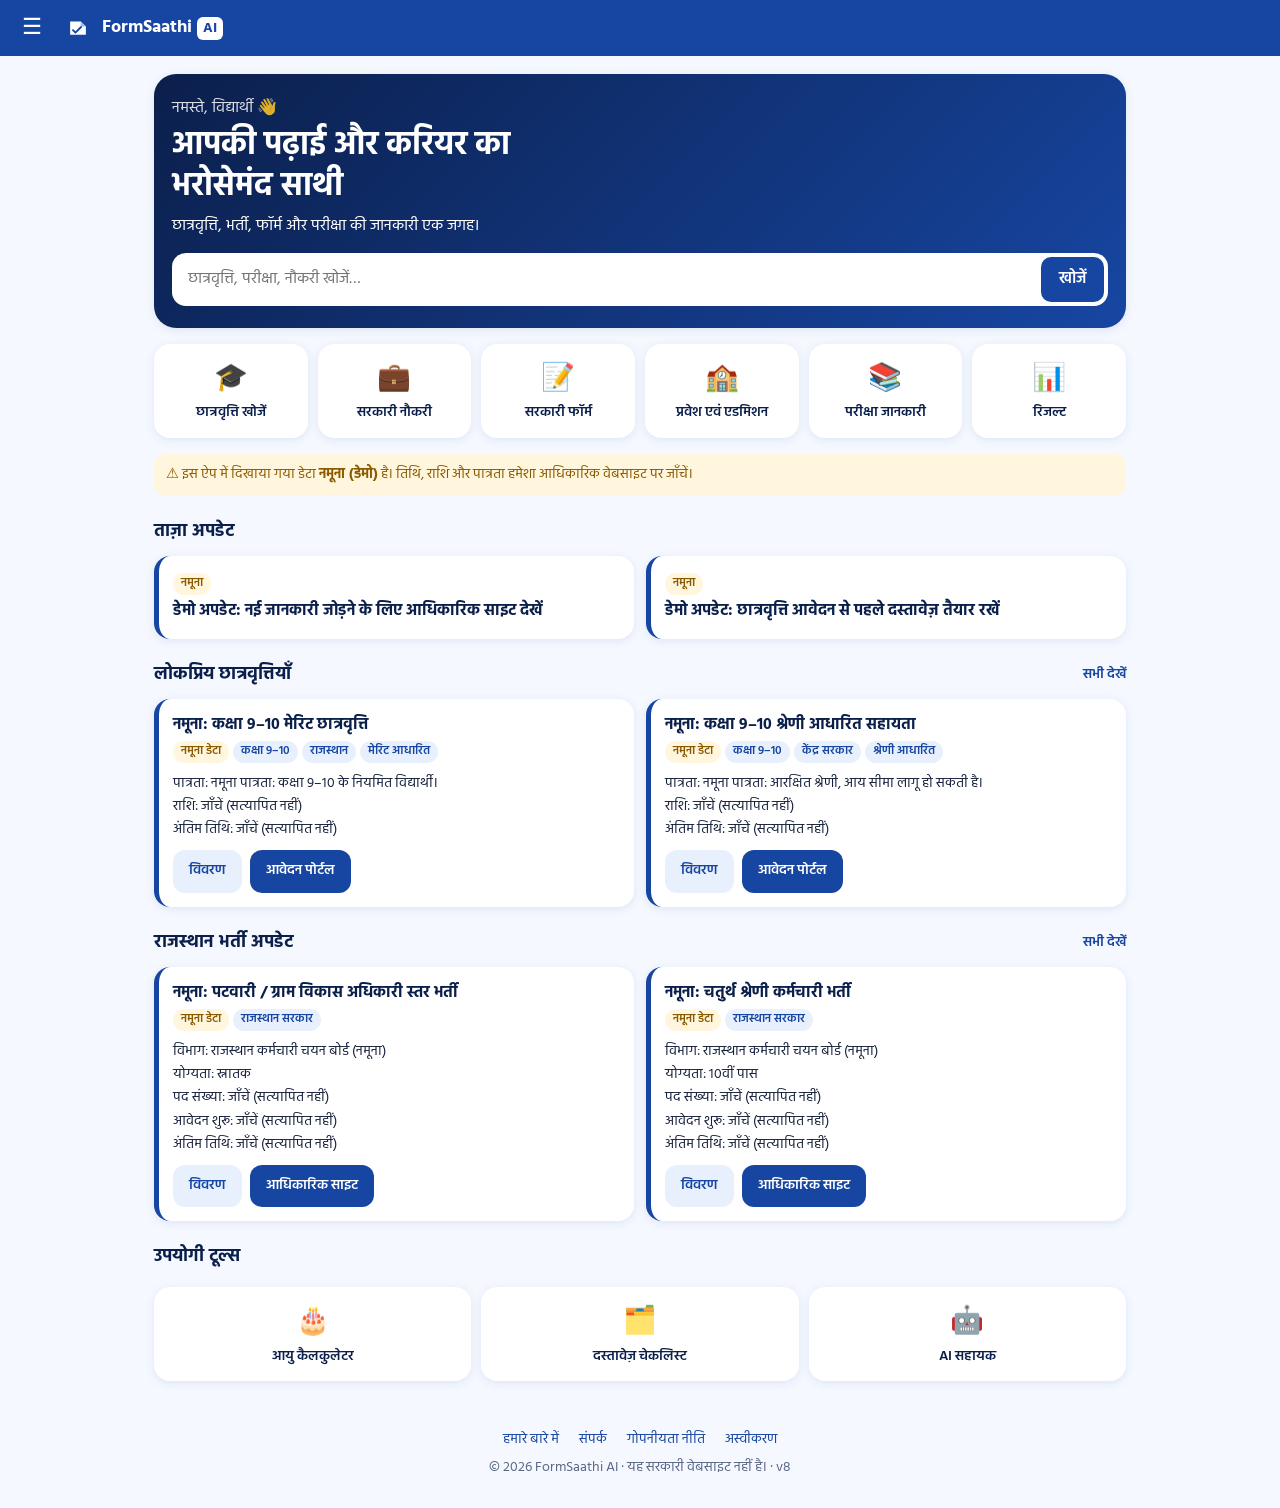
<file: index (5).html>
<!DOCTYPE html>
<html lang="hi">
<head>
<meta charset="UTF-8">
<meta name="viewport" content="width=device-width,initial-scale=1">
<title>FormSaathi AI – छात्रों का डिजिटल साथी</title>
<meta name="theme-color" content="#1746A2">
<meta name="description" content="छात्रवृत्ति, सरकारी नौकरी, फॉर्म और परीक्षा जानकारी – विद्यार्थियों के लिए।">
<link rel="manifest" href="manifest.json">
<link rel="icon" href="icon.svg" type="image/svg+xml">
<link rel="apple-touch-icon" href="icon-192.png">
<link rel="preconnect" href="https://fonts.googleapis.com">
<link href="https://fonts.googleapis.com/css2?family=Hind:wght@400;500;600;700&display=swap" rel="stylesheet">
<style>
:root{--b:#1746A2;--n:#0B1F4B;--lb:#E8F0FD;--bg:#F5F8FE;--w:#fff;--t:#16213A;--m:#5A6785;--ok:#0E7C4A;--warn:#8A5A00;--r:16px;--sh:0 2px 10px rgba(23,70,162,.10)}
*{box-sizing:border-box;margin:0}
html{scroll-behavior:smooth}
body{font-family:'Hind','Noto Sans Devanagari',system-ui,sans-serif;background:var(--bg);color:var(--t);line-height:1.55;font-size:16px;padding:60px 0 76px;overflow-x:hidden}
a{color:inherit;text-decoration:none}
button,input,select{font:inherit}
:focus-visible{outline:3px solid #6C9BFF;outline-offset:2px}
.top{position:fixed;top:0;left:0;right:0;height:56px;background:var(--b);color:#fff;display:flex;align-items:center;gap:8px;padding:0 10px;z-index:30}
.brand{display:flex;align-items:center;gap:8px;font-weight:700;font-size:1.15rem;flex:1}
.brand b{background:#fff;color:var(--b);padding:0 6px;border-radius:6px;font-size:.9rem}
.icon-btn{background:none;border:0;color:inherit;font-size:1.4rem;width:44px;height:44px;border-radius:12px;cursor:pointer}
.chatbar .icon-btn{color:var(--m)}
.scrim{position:fixed;inset:0;background:rgba(11,31,75,.5);opacity:0;pointer-events:none;transition:opacity .2s;z-index:40}
.scrim.on{opacity:1;pointer-events:auto}
.drawer{position:fixed;top:0;bottom:0;left:0;width:min(290px,82vw);background:var(--w);z-index:41;transform:translateX(-100%);transition:transform .25s;padding:18px 12px;display:flex;flex-direction:column;gap:4px;overflow-y:auto}
.drawer.on{transform:none}
.drawer h3{color:var(--n);padding:6px 10px 12px}
.drawer a,.drawer button{display:block;text-align:left;background:none;border:0;padding:12px;border-radius:12px;color:var(--t);cursor:pointer;font-size:1rem}
.drawer a:hover,.drawer button:hover{background:var(--lb)}
[hidden]{display:none!important}
main{max-width:1000px;margin:0 auto;padding:0 14px}
.view{padding-top:14px}
.hero{background:linear-gradient(135deg,var(--n),var(--b));color:#fff;border-radius:22px;padding:22px 18px;box-shadow:var(--sh)}
.hero .hi{opacity:.85}
.hero h1{font-size:1.55rem;line-height:1.3;margin:4px 0 6px}
.search{display:flex;margin-top:14px;background:#fff;border-radius:14px;padding:4px;gap:4px}
.search input{flex:1;min-width:0;border:0;padding:10px 12px;border-radius:10px;background:none;color:var(--t)}
.search button{background:var(--b);color:#fff;border:0;padding:0 18px;border-radius:10px;cursor:pointer;font-weight:600}
.quick{display:grid;grid-template-columns:repeat(3,1fr);gap:10px;margin:16px 0}
.quick a,.quick button{background:var(--w);border:0;border-radius:var(--r);box-shadow:var(--sh);padding:14px 6px;text-align:center;font-weight:600;font-size:.88rem;color:var(--n);cursor:pointer;display:block}
.quick i{display:block;font-style:normal;font-size:1.7rem;margin-bottom:2px}
.demo-note{background:#FFF6DD;color:var(--warn);border-radius:12px;padding:10px 12px;font-size:.9rem;margin:8px 0}
h2{font-size:1.15rem;color:var(--n);margin:22px 0 10px;display:flex;justify-content:space-between;align-items:center}
.more{font-size:.85rem;color:var(--b);font-weight:600}
.pt{font-size:1.4rem;color:var(--n);margin-bottom:10px}
.tag{font-size:.7rem;background:#FFF6DD;color:var(--warn);padding:2px 8px;border-radius:20px;vertical-align:middle}
.list{display:grid;gap:12px;grid-template-columns:1fr}
.card{background:var(--w);border-radius:var(--r);box-shadow:var(--sh);padding:14px;border-left:5px solid var(--b)}
.card h3{font-size:1.02rem;color:var(--n)}
.card p{font-size:.9rem;color:var(--m);margin:3px 0}
.badge{display:inline-block;font-size:.72rem;background:var(--lb);color:var(--b);padding:2px 8px;border-radius:20px;margin:0 4px 4px 0;font-weight:600}
.badge.demo{background:#FFF6DD;color:var(--warn)}
.meta{font-size:.85rem;margin:6px 0;display:grid;gap:2px}
.acts{display:flex;gap:8px;margin-top:10px;flex-wrap:wrap}
.btn{background:var(--b);color:#fff;border:0;padding:10px 16px;border-radius:12px;font-weight:600;cursor:pointer;display:inline-block;font-size:.9rem}
.btn.ghost{background:var(--lb);color:var(--b)}
.filters{background:var(--w);border-radius:var(--r);box-shadow:var(--sh);padding:14px;display:grid;grid-template-columns:1fr 1fr;gap:10px}
.filters label{font-size:.82rem;color:var(--m);display:grid;gap:3px;min-width:0}
.filters .row{grid-column:1/-1;display:flex;gap:8px}
.filters .row .btn{flex:1}
select,.field{width:100%;padding:10px;border:1.5px solid #CFDAF0;border-radius:10px;background:#fff;color:var(--t)}
.field{margin:8px 0}
.count{margin:12px 0 8px;color:var(--m);font-size:.9rem}
.chips{display:flex;gap:8px;overflow-x:auto;padding:4px 0 8px;scrollbar-width:none}
.chip{flex:none;border:1.5px solid #CFDAF0;background:#fff;color:var(--n);padding:7px 14px;border-radius:30px;cursor:pointer;font-size:.88rem}
.chip.on{background:var(--b);color:#fff;border-color:var(--b)}
.empty{text-align:center;padding:28px 12px;color:var(--m);background:var(--w);border-radius:var(--r)}
.chatview{display:flex;flex-direction:column;min-height:calc(100vh - 140px)}
.msgs{flex:1;display:flex;flex-direction:column;gap:10px;padding:8px 0;max-height:46vh;overflow-y:auto}
.msg{max-width:86%;padding:10px 14px;border-radius:18px;white-space:pre-line;font-size:.95rem}
.msg.u{align-self:flex-end;background:var(--b);color:#fff;border-bottom-right-radius:4px}
.msg.a{align-self:flex-start;background:var(--w);box-shadow:var(--sh);border-bottom-left-radius:4px}
.dots span{display:inline-block;width:7px;height:7px;margin:0 2px;background:var(--b);border-radius:50%;animation:bl 1s infinite}
.dots span:nth-child(2){animation-delay:.15s}.dots span:nth-child(3){animation-delay:.3s}
@keyframes bl{0%,80%,100%{opacity:.25}40%{opacity:1}}
.chatbar{display:flex;gap:6px;background:var(--w);padding:6px;border-radius:30px;box-shadow:var(--sh);margin-top:8px;align-items:center}
.chatbar input{flex:1;min-width:0;border:0;padding:10px;background:none;color:var(--t)}
.send{background:var(--b);color:#fff;border:0;width:44px;height:44px;border-radius:50%;cursor:pointer;font-size:1.1rem}
.foot{text-align:center;padding:26px 14px 10px;color:var(--m);font-size:.85rem}
.foot button{background:none;border:0;color:var(--b);padding:6px 10px;cursor:pointer}
.bottom{position:fixed;bottom:0;left:0;right:0;height:64px;background:var(--w);display:flex;box-shadow:0 -2px 12px rgba(11,31,75,.12);z-index:30}
.bottom a{flex:1;display:flex;flex-direction:column;align-items:center;justify-content:center;font-size:.72rem;color:var(--m)}
.bottom i{font-style:normal;font-size:1.3rem}
.bottom a.on{color:var(--b);font-weight:700;background:var(--lb)}
.modal{position:fixed;inset:0;background:rgba(11,31,75,.55);z-index:50;display:flex;align-items:flex-end;justify-content:center}
.modal[hidden]{display:none}
.sheet{background:#fff;width:100%;max-width:560px;max-height:88vh;overflow-y:auto;border-radius:22px 22px 0 0;padding:20px 16px 24px;position:relative;animation:up .22s}
@keyframes up{from{transform:translateY(40px);opacity:0}}
.sheet h2{margin:0 36px 10px 0}
.x{position:absolute;top:10px;right:10px;border:0;background:var(--lb);width:36px;height:36px;border-radius:50%;cursor:pointer}
.sheet p,.sheet li{margin:6px 0;font-size:.95rem}
.sheet ul{padding-left:20px}
.sheet label{display:grid;gap:3px;margin:10px 0;font-size:.9rem}
.err{color:#B3261E;font-size:.82rem;min-height:1em}
.toast{position:fixed;left:50%;bottom:80px;transform:translate(-50%,20px);background:var(--n);color:#fff;padding:10px 18px;border-radius:30px;opacity:0;pointer-events:none;transition:.25s;z-index:60;font-size:.9rem;max-width:90vw}
.toast.on{opacity:1;transform:translate(-50%,0)}
@media(min-width:700px){body{padding-bottom:20px}.bottom{display:none}.list{grid-template-columns:1fr 1fr}.quick{grid-template-columns:repeat(6,1fr)}.quick.tools{grid-template-columns:repeat(3,1fr)}.filters{grid-template-columns:repeat(3,1fr)}.modal{align-items:center}.sheet{border-radius:22px}.hero h1{font-size:2rem}}
@media(prefers-reduced-motion:reduce){*{animation:none!important;transition:none!important}}

</style>
</head>
<body>
<header class="top">
  <button class="icon-btn" id="menuBtn" aria-label="मेनू खोलें" aria-expanded="false">☰</button>
  <a href="#home" class="brand"><img src="icon.svg" alt="" width="32" height="32"><span>FormSaathi <b>AI</b></span></a>
  <button class="icon-btn" id="installBtn" hidden aria-label="ऐप इंस्टॉल करें">⬇</button>
</header>
<div class="scrim" id="scrim"></div>
<nav class="drawer" id="drawer" aria-label="मुख्य मेनू">
  <h3>मेनू</h3>
  <a href="#home">🏠 होम</a><a href="#scholarships">🎓 छात्रवृत्ति</a><a href="#jobs">💼 सरकारी नौकरी</a>
  <a href="#forms">📄 फॉर्म और जानकारी</a><a href="#chat">🤖 AI सहायक</a>
  <button data-info="about">ℹ️ हमारे बारे में</button><button data-info="contact">✉️ संपर्क</button>
  <button id="installBtn2">📲 ऐप इंस्टॉल करें</button>
</nav>

<main>
<section id="home" class="view">
  <div class="hero">
    <p class="hi">नमस्ते, विद्यार्थी 👋</p>
    <h1>आपकी पढ़ाई और करियर का <br>भरोसेमंद साथी</h1>
    <p>छात्रवृत्ति, भर्ती, फॉर्म और परीक्षा की जानकारी एक जगह।</p>
    <form id="searchForm" class="search" role="search">
      <input id="searchInput" type="search" placeholder="छात्रवृत्ति, परीक्षा, नौकरी खोजें…" aria-label="खोज">
      <button type="submit">खोजें</button>
    </form>
  </div>
  <div class="quick">
    <a href="#scholarships"><i>🎓</i>छात्रवृत्ति खोजें</a>
    <a href="#jobs"><i>💼</i>सरकारी नौकरी</a>
    <a href="#forms" data-cat="सरकारी फॉर्म"><i>📝</i>सरकारी फॉर्म</a>
    <a href="#forms" data-cat="प्रवेश"><i>🏫</i>प्रवेश एवं एडमिशन</a>
    <a href="#forms" data-cat="परीक्षा"><i>📚</i>परीक्षा जानकारी</a>
    <a href="#forms" data-cat="रिजल्ट"><i>📊</i>रिजल्ट</a>
  </div>
  <div class="demo-note">⚠️ इस ऐप में दिखाया गया डेटा <b>नमूना (डेमो)</b> है। तिथि, राशि और पात्रता हमेशा आधिकारिक वेबसाइट पर जाँचें।</div>
  <h2>ताज़ा अपडेट</h2><div class="list" id="homeUpdates"></div>
  <h2>लोकप्रिय छात्रवृत्तियाँ <a href="#scholarships" class="more">सभी देखें</a></h2><div class="list" id="homeSch"></div>
  <h2>राजस्थान भर्ती अपडेट <a href="#jobs" class="more">सभी देखें</a></h2><div class="list" id="homeJobs"></div>
  <h2>उपयोगी टूल्स</h2>
  <div class="quick tools">
    <button id="toolAge"><i>🎂</i>आयु कैलकुलेटर</button>
    <button id="toolDocs"><i>🗂️</i>दस्तावेज़ चेकलिस्ट</button>
    <a href="#chat"><i>🤖</i>AI सहायक</a>
  </div>
</section>

<section id="scholarships" class="view" hidden>
  <h1 class="pt">🎓 छात्रवृत्ति खोजक</h1>
  <form id="schForm" class="filters">
    <label>स्तर<select id="fLevel"><option value="">सभी</option><option value="c910">कक्षा 9–10</option><option value="c1112">कक्षा 11–12</option><option value="grad">स्नातक (BA/BSc/BCom)</option><option value="dip">डिप्लोमा</option><option value="bstc">D.El.Ed / BSTC</option><option value="pg">स्नातकोत्तर</option></select></label>
    <label>राज्य<select id="fState"><option value="">सभी</option><option>राजस्थान</option><option>केंद्र सरकार</option></select></label>
    <label>श्रेणी<select id="fCat"><option value="">सभी</option><option>सामान्य</option><option>OBC</option><option>SC</option><option>ST</option><option>EWS</option></select></label>
    <label>पारिवारिक आय (वार्षिक)<select id="fInc"><option value="">सभी</option><option value="1">₹1 लाख तक</option><option value="2.5">₹2.5 लाख तक</option><option value="8">₹8 लाख तक</option><option value="99">₹8 लाख से अधिक</option></select></label>
    <label>लिंग<select id="fGen"><option value="">सभी</option><option value="f">छात्रा</option><option value="m">छात्र</option></select></label>
    <label>प्रकार<select id="fType"><option value="">सभी</option><option>मेरिट आधारित</option><option>आय आधारित</option><option>श्रेणी आधारित</option></select></label>
    <div class="row"><button type="submit" class="btn">🔍 खोजें</button><button type="reset" class="btn ghost" id="schReset">रीसेट</button></div>
  </form>
  <p id="schCount" class="count" aria-live="polite"></p><div class="list" id="schList"></div>
</section>

<section id="jobs" class="view" hidden>
  <h1 class="pt">💼 सरकारी नौकरी</h1>
  <div class="chips" id="jobChips"></div>
  <input class="field" id="jobSearch" type="search" placeholder="भर्ती खोजें…" aria-label="भर्ती खोजें">
  <p id="jobCount" class="count" aria-live="polite"></p><div class="list" id="jobList"></div>
</section>

<section id="forms" class="view" hidden>
  <h1 class="pt">📄 फॉर्म और जानकारी</h1>
  <div class="chips" id="formChips"></div>
  <input class="field" id="formSearch" type="search" placeholder="फॉर्म / जानकारी खोजें…" aria-label="खोजें">
  <p id="formCount" class="count" aria-live="polite"></p><div class="list" id="formList"></div>
</section>

<section id="results" class="view" hidden>
  <h1 class="pt">🔎 खोज परिणाम</h1><p id="resCount" class="count"></p><div class="list" id="resList"></div>
</section>

<section id="chat" class="view chatview" hidden>
  <h1 class="pt">🤖 AI सहायक <span class="tag">डेमो मोड</span></h1>
  <p class="demo-note">यह <b>डेमो सहायक</b> है – कोई वास्तविक AI API जुड़ी नहीं है। उत्तर पहले से लिखे हुए हैं।</p>
  <div class="chips" id="sugg"></div>
  <div class="msgs" id="msgs" aria-live="polite"></div>
  <form id="chatForm" class="chatbar">
    <button type="button" id="clearChat" class="icon-btn" aria-label="चैट साफ़ करें">🗑</button>
    <input id="chatInput" placeholder="अपना सवाल लिखें…" autocomplete="off" aria-label="संदेश">
    <button type="submit" class="send" aria-label="भेजें">➤</button>
  </form>
</section>
</main>

<footer class="foot">
  <div><button data-info="about">हमारे बारे में</button><button data-info="contact">संपर्क</button><button data-info="privacy">गोपनीयता नीति</button><button data-info="disclaimer">अस्वीकरण</button></div>
  <p>© 2026 FormSaathi AI · यह सरकारी वेबसाइट नहीं है। · v8</p>
</footer>

<nav class="bottom" aria-label="नीचे नेविगेशन">
  <a href="#home"><i>🏠</i>होम</a><a href="#scholarships"><i>🎓</i>छात्रवृत्ति</a><a href="#jobs"><i>💼</i>नौकरी</a><a href="#forms"><i>📄</i>फॉर्म</a><a href="#chat"><i>🤖</i>AI</a>
</nav>

<div class="modal" id="modal" hidden role="dialog" aria-modal="true" aria-labelledby="mTitle">
  <div class="sheet"><button class="x" id="mClose" aria-label="बंद करें">✕</button><h2 id="mTitle"></h2><div id="mBody"></div></div>
</div>
<div class="toast" id="toast" role="status"></div>
<script>
'use strict';
/* ===== सेटिंग: Worker का URL यहाँ डालें (खाली = डेमो मोड) ===== */
const CONFIG={CHAT_API_URL:''};
const $=(s,r=document)=>r.querySelector(s), $$=(s,r=document)=>[...r.querySelectorAll(s)];
const esc=t=>String(t).replace(/[&<>"']/g,c=>({'&':'&amp;','<':'&lt;','>':'&gt;','"':'&quot;',"'":'&#39;'}[c]));
const NV='जाँचें (सत्यापित नहीं)';
const LV={c910:'कक्षा 9–10',c1112:'कक्षा 11–12',grad:'स्नातक',dip:'डिप्लोमा',bstc:'D.El.Ed / BSTC',pg:'स्नातकोत्तर'};
const NSP='https://scholarships.gov.in', SJE='https://sje.rajasthan.gov.in';
/* ---- नमूना डेटा: कोई राशि/तिथि/नियम सत्यापित नहीं ---- */
let SCH=[
{n:'नमूना: कक्षा 9–10 मेरिट छात्रवृत्ति',lv:['c910'],st:'राजस्थान',cat:['सामान्य','OBC','SC','ST','EWS'],inc:0,g:'',ty:'मेरिट आधारित',el:'नमूना पात्रता: कक्षा 9–10 के नियमित विद्यार्थी।',u:SJE},
{n:'नमूना: कक्षा 9–10 श्रेणी आधारित सहायता',lv:['c910'],st:'केंद्र सरकार',cat:['SC','ST','OBC'],inc:2.5,g:'',ty:'श्रेणी आधारित',el:'नमूना पात्रता: आरक्षित श्रेणी, आय सीमा लागू हो सकती है।',u:NSP},
{n:'नमूना: कक्षा 11–12 छात्रा प्रोत्साहन',lv:['c1112'],st:'राजस्थान',cat:['सामान्य','OBC','SC','ST','EWS'],inc:0,g:'f',ty:'मेरिट आधारित',el:'नमूना पात्रता: केवल छात्राएँ, 11वीं–12वीं में नियमित।',u:SJE},
{n:'नमूना: कक्षा 11–12 आय आधारित छात्रवृत्ति',lv:['c1112'],st:'केंद्र सरकार',cat:['सामान्य','OBC','SC','ST','EWS'],inc:8,g:'',ty:'आय आधारित',el:'नमूना पात्रता: पारिवारिक आय सीमा के भीतर।',u:NSP},
{n:'नमूना: स्नातक (BA/BSc/BCom) छात्रवृत्ति',lv:['grad'],st:'केंद्र सरकार',cat:['SC','ST','OBC','EWS'],inc:2.5,g:'',ty:'श्रेणी आधारित',el:'नमूना पात्रता: मान्यता प्राप्त कॉलेज में नियमित प्रवेश।',u:NSP},
{n:'नमूना: स्नातक मेरिट सहायता (राजस्थान)',lv:['grad'],st:'राजस्थान',cat:['सामान्य','OBC','SC','ST','EWS'],inc:0,g:'',ty:'मेरिट आधारित',el:'नमूना पात्रता: पिछली परीक्षा में निर्धारित प्रतिशत।',u:SJE},
{n:'नमूना: डिप्लोमा विद्यार्थी छात्रवृत्ति',lv:['dip'],st:'केंद्र सरकार',cat:['सामान्य','OBC','SC','ST','EWS'],inc:8,g:'',ty:'आय आधारित',el:'नमूना पात्रता: तकनीकी डिप्लोमा में नियमित प्रवेश।',u:NSP},
{n:'नमूना: D.El.Ed / BSTC विद्यार्थी सहायता',lv:['bstc'],st:'राजस्थान',cat:['सामान्य','OBC','SC','ST','EWS'],inc:2.5,g:'',ty:'आय आधारित',el:'नमूना पात्रता: D.El.Ed / BSTC में प्रवेश प्राप्त विद्यार्थी।',u:SJE},
{n:'नमूना: स्नातकोत्तर छात्रवृत्ति',lv:['pg'],st:'केंद्र सरकार',cat:['SC','ST','OBC','EWS'],inc:2.5,g:'',ty:'श्रेणी आधारित',el:'नमूना पात्रता: PG कोर्स में नियमित प्रवेश।',u:NSP},
{n:'नमूना: PG छात्रा मेरिट सहायता',lv:['pg'],st:'राजस्थान',cat:['सामान्य','OBC','SC','ST','EWS'],inc:0,g:'f',ty:'मेरिट आधारित',el:'नमूना पात्रता: छात्राएँ, पिछली परीक्षा में उच्च अंक।',u:SJE}];
const JC=['सभी','राजस्थान सरकार','केंद्र सरकार','10वीं पास','12वीं पास','स्नातक','शिक्षक भर्ती','पुलिस और रक्षा'];
const RPSC='https://rpsc.rajasthan.gov.in',RSSB='https://rssb.rajasthan.gov.in',SSC='https://ssc.gov.in',UPSC='https://upsc.gov.in';
let JOBS=[
{n:'नमूना: पटवारी / ग्राम विकास अधिकारी स्तर भर्ती',d:'राजस्थान कर्मचारी चयन बोर्ड (नमूना)',q:'स्नातक',c:['राजस्थान सरकार','स्नातक'],u:RSSB},
{n:'नमूना: चतुर्थ श्रेणी कर्मचारी भर्ती',d:'राजस्थान कर्मचारी चयन बोर्ड (नमूना)',q:'10वीं पास',c:['राजस्थान सरकार','10वीं पास'],u:RSSB},
{n:'नमूना: कनिष्ठ सहायक / क्लर्क भर्ती',d:'राजस्थान कर्मचारी चयन बोर्ड (नमूना)',q:'12वीं पास',c:['राजस्थान सरकार','12वीं पास'],u:RSSB},
{n:'नमूना: RAS / अधीनस्थ सेवा परीक्षा',d:'राजस्थान लोक सेवा आयोग (नमूना)',q:'स्नातक',c:['राजस्थान सरकार','स्नातक'],u:RPSC},
{n:'नमूना: शिक्षक भर्ती (प्राथमिक/माध्यमिक)',d:'राजस्थान शिक्षा विभाग (नमूना)',q:'D.El.Ed / B.Ed (पद अनुसार)',c:['राजस्थान सरकार','शिक्षक भर्ती','स्नातक'],u:RSSB},
{n:'नमूना: संयुक्त स्नातक स्तरीय (CGL)',d:'कर्मचारी चयन आयोग (नमूना)',q:'स्नातक',c:['केंद्र सरकार','स्नातक'],u:SSC},
{n:'नमूना: संयुक्त हायर सेकेंडरी (CHSL)',d:'कर्मचारी चयन आयोग (नमूना)',q:'12वीं पास',c:['केंद्र सरकार','12वीं पास'],u:SSC},
{n:'नमूना: मल्टी टास्किंग स्टाफ (MTS)',d:'कर्मचारी चयन आयोग (नमूना)',q:'10वीं पास',c:['केंद्र सरकार','10वीं पास'],u:SSC},
{n:'नमूना: सिविल सेवा परीक्षा',d:'संघ लोक सेवा आयोग (नमूना)',q:'स्नातक',c:['केंद्र सरकार','स्नातक'],u:UPSC},
{n:'नमूना: कांस्टेबल भर्ती',d:'राजस्थान पुलिस (नमूना)',q:'12वीं पास',c:['राजस्थान सरकार','पुलिस और रक्षा','12वीं पास'],u:'https://police.rajasthan.gov.in'},
{n:'नमूना: GD कांस्टेबल (केंद्रीय बल)',d:'कर्मचारी चयन आयोग (नमूना)',q:'10वीं पास',c:['केंद्र सरकार','पुलिस और रक्षा','10वीं पास'],u:SSC}];
const FC=['सभी','सरकारी फॉर्म','प्रवेश','परीक्षा','एडमिट कार्ड','रिजल्ट','आंसर की','दस्तावेज़'];
let FORMS=[
{n:'नमूना: ऑनलाइन आवेदन फॉर्म गाइड',c:'सरकारी फॉर्म',i:'फॉर्म भरने से पहले फोटो, हस्ताक्षर और पहचान पत्र स्कैन करके तैयार रखें।',u:'https://sso.rajasthan.gov.in'},
{n:'नमूना: कॉलेज प्रवेश जानकारी',c:'प्रवेश',i:'प्रवेश की तिथि और प्रक्रिया संबंधित विश्वविद्यालय/कॉलेज की साइट पर देखें।',u:'https://sso.rajasthan.gov.in'},
{n:'नमूना: प्रवेश परीक्षा सूचना (NTA)',c:'परीक्षा',i:'राष्ट्रीय स्तर की प्रवेश परीक्षाओं की सूचना NTA पर मिलती है।',u:'https://nta.ac.in'},
{n:'नमूना: राजस्थान बोर्ड परीक्षा जानकारी',c:'परीक्षा',i:'राजस्थान माध्यमिक शिक्षा बोर्ड की आधिकारिक साइट देखें।',u:'https://rajeduboard.rajasthan.gov.in'},
{n:'नमूना: एडमिट कार्ड कैसे डाउनलोड करें',c:'एडमिट कार्ड',i:'संबंधित परीक्षा पोर्टल पर रजिस्ट्रेशन नंबर और जन्मतिथि से लॉगिन करें।',u:'https://nta.ac.in'},
{n:'नमूना: रिजल्ट देखने का तरीका',c:'रिजल्ट',i:'रिजल्ट केवल परीक्षा आयोजक की आधिकारिक वेबसाइट पर ही देखें।',u:'https://rajeduboard.rajasthan.gov.in'},
{n:'नमूना: CBSE जानकारी',c:'रिजल्ट',i:'CBSE से जुड़े रिजल्ट और सूचनाओं के लिए आधिकारिक साइट।',u:'https://www.cbse.gov.in'},
{n:'नमूना: आंसर की और आपत्ति प्रक्रिया',c:'आंसर की',i:'आंसर की जारी होने पर आपत्ति की अंतिम तिथि आयोजक साइट पर जाँचें।',u:RPSC},
{n:'नमूना: डिजिलॉकर से दस्तावेज़',c:'दस्तावेज़',i:'मार्कशीट आदि डिजिटल रूप में रखने के लिए DigiLocker।',u:'https://www.digilocker.gov.in'},
{n:'नमूना: जाति/आय प्रमाण पत्र जानकारी',c:'दस्तावेज़',i:'प्रमाण पत्र के लिए राज-ई-मित्र / SSO पोर्टल देखें।',u:'https://sso.rajasthan.gov.in'}];
let UPD=[{n:'डेमो अपडेट: नई जानकारी जोड़ने के लिए आधिकारिक साइट देखें',t:'नमूना'},{n:'डेमो अपडेट: छात्रवृत्ति आवेदन से पहले दस्तावेज़ तैयार रखें',t:'नमूना'}];

/* ---- कार्ड और मॉडल ---- */
const demo='<span class="badge demo">नमूना डेटा</span>';const okb='<span class="badge" style="background:#DFF5E8;color:#0E7C4A">सत्यापित</span>';const val=(x,f)=>it_ok(x)&&x[f]?esc(x[f]):NV;const it_ok=x=>x.ver===true;
function card(it,kind,i){
 let tags='',meta='';
 if(kind==='s'){tags=`<span class="badge">${esc(it.lv.map(l=>LV[l]).join(', '))}</span><span class="badge">${esc(it.st)}</span><span class="badge">${esc(it.ty)}</span>`;
  meta=`<div>पात्रता: ${esc(it.el)}</div><div>राशि: ${val(it,'amt')}</div><div>अंतिम तिथि: ${val(it,'last')}</div>`}
 if(kind==='j'){tags=`<span class="badge">${esc(it.c[0])}</span>`;
  meta=`<div>विभाग: ${esc(it.d)}</div><div>योग्यता: ${esc(it.q)}</div><div>पद संख्या: ${val(it,'vac')}</div><div>आवेदन शुरू: ${val(it,'start')}</div><div>अंतिम तिथि: ${val(it,'last')}</div>`}
 if(kind==='f'){tags=`<span class="badge">${esc(it.c)}</span>`;meta=`<div>${esc(it.i)}</div>`}
 const label=kind==='f'?'आधिकारिक साइट':kind==='j'?'आधिकारिक साइट':'आवेदन पोर्टल';
 return `<article class="card"><h3>${esc(it.n)}</h3><div>${it.ver===true?okb:demo}${tags}</div><div class="meta">${meta}</div>
 <div class="acts"><button class="btn ghost" data-d="${kind}${i}">विवरण</button><a class="btn" href="${esc(it.notif||it.u)}" target="_blank" rel="noopener noreferrer">${label}</a></div></article>`}
const DB={get s(){return SCH},get j(){return JOBS},get f(){return FORMS}};
function fill(el,arr,kind,empty){el.innerHTML=arr.length?arr.map(([it,i])=>card(it,kind,i)).join(''):`<div class="empty">😕 ${empty||'कोई परिणाम नहीं मिला। फ़िल्टर बदलकर देखें।'}</div>`}
const idx=a=>a.map((x,i)=>[x,i]);
function openModal(title,html){$('#mTitle').textContent=title;$('#mBody').innerHTML=html;$('#modal').hidden=false;$('#mClose').focus();document.body.style.overflow='hidden'}
function closeModal(){$('#modal').hidden=true;document.body.style.overflow=''}
function toast(m){const t=$('#toast');t.textContent=m;t.classList.add('on');clearTimeout(toast.t);toast.t=setTimeout(()=>t.classList.remove('on'),2600)}
function details(code){
 const k=code[0],it=DB[k][+code.slice(1)];let h=it.ver===true?'<p>स्रोत जाँच की तिथि: '+esc(it.chk||'—')+'। आवेदन से पहले आधिकारिक साइट पर फिर जाँचें।</p>':'<p class="demo-note">यह नमूना जानकारी है। राशि, तिथि और पात्रता केवल आधिकारिक अधिसूचना से सत्यापित करें।</p>';
 if(k==='s')h+=`<p><b>स्तर:</b> ${esc(it.lv.map(l=>LV[l]).join(', '))}</p><p><b>राज्य:</b> ${esc(it.st)}</p><p><b>श्रेणी:</b> ${esc(it.cat.join(', '))}</p><p><b>आय सीमा:</b> ${it.inc?'₹'+it.inc+' लाख तक (नमूना)':'सत्यापित नहीं'}</p><p><b>लिंग:</b> ${it.g==='f'?'केवल छात्रा (नमूना)':'सभी'}</p><p><b>पात्रता:</b> ${esc(it.el)}</p><p><b>राशि:</b> ${val(it,'amt')}</p><p><b>अंतिम तिथि:</b> ${val(it,'last')}</p>`;
 if(k==='j')h+=`<p><b>विभाग:</b> ${esc(it.d)}</p><p><b>योग्यता:</b> ${esc(it.q)}</p><p><b>पद संख्या:</b> ${val(it,'vac')}</p><p><b>आवेदन शुरू:</b> ${val(it,'start')}</p><p><b>अंतिम तिथि:</b> ${val(it,'last')}</p><p>आधिकारिक अधिसूचना के लिए नीचे दिए पोर्टल पर "भर्ती / Recruitment" सेक्शन देखें।</p>`;
 if(k==='f')h+=`<p>${esc(it.i)}</p>`;
 h+=`<div class="acts"><a class="btn" href="${esc(it.notif||it.u)}" target="_blank" rel="noopener noreferrer">आधिकारिक पोर्टल खोलें</a><button class="btn ghost" id="mOk">बंद करें</button></div>`;
 openModal(it.n,h);$('#mOk').onclick=closeModal}
document.addEventListener('click',e=>{const b=e.target.closest('[data-d]');if(b)details(b.dataset.d)});

/* ---- नेविगेशन और मेनू ---- */
const VIEWS=['home','scholarships','jobs','forms','results','chat'];
function route(){const h=(location.hash||'#home').slice(1);const v=VIEWS.includes(h)?h:'home';
 $$('.view').forEach(s=>s.hidden=s.id!==v);
 $$('.bottom a').forEach(a=>a.classList.toggle('on',a.getAttribute('href')==='#'+v));
 closeMenu();window.scrollTo(0,0);if(v==='chat')scrollMsgs();document.title=(v==='home'?'':$('#'+v+' .pt')?.textContent.replace(/^\S+\s/,'')+' – ')+'FormSaathi AI'}
window.addEventListener('hashchange',route);
function openMenu(){$('#drawer').classList.add('on');$('#scrim').classList.add('on');$('#menuBtn').setAttribute('aria-expanded','true')}
function closeMenu(){$('#drawer').classList.remove('on');$('#scrim').classList.remove('on');$('#menuBtn').setAttribute('aria-expanded','false')}
$('#menuBtn').onclick=()=>$('#drawer').classList.contains('on')?closeMenu():openMenu();
$('#scrim').onclick=closeMenu;
$('#mClose').onclick=closeModal;
$('#modal').addEventListener('click',e=>{if(e.target.id==='modal')closeModal()});
document.addEventListener('keydown',e=>{if(e.key==='Escape'){closeModal();closeMenu()}});

/* ---- छात्रवृत्ति फ़िल्टर ---- */
function schSearch(e){e&&e.preventDefault();
 const lv=$('#fLevel').value,st=$('#fState').value,cat=$('#fCat').value,inc=$('#fInc').value,g=$('#fGen').value,ty=$('#fType').value;
 const r=idx(SCH).filter(([s])=>(!lv||s.lv.includes(lv))&&(!st||s.st===st)&&(!cat||s.cat.includes(cat))&&(!inc||s.inc===0||(inc!=='99'&&+inc<=s.inc))&&(!g||!s.g||s.g===g)&&(!ty||s.ty===ty));
 $('#schCount').textContent=r.length+' नमूना परिणाम मिले';fill($('#schList'),r,'s')}
$('#schForm').addEventListener('submit',schSearch);
$('#schForm').addEventListener('reset',()=>setTimeout(schSearch,0));
/* ---- नौकरी और फॉर्म ---- */
function chips(box,list,cur,cb){box.innerHTML=list.map(c=>`<button type="button" class="chip${c===cur?' on':''}" data-c="${esc(c)}">${esc(c)}</button>`).join('');
 box.onclick=e=>{const b=e.target.closest('.chip');if(b)cb(b.dataset.c)}}
let jc='सभी',fc='सभी';
function jobs(){chips($('#jobChips'),JC,jc,c=>{jc=c;jobs()});const q=$('#jobSearch').value.trim().toLowerCase();
 const r=idx(JOBS).filter(([j])=>(jc==='सभी'||j.c.includes(jc))&&(j.n+j.d+j.q).toLowerCase().includes(q));
 $('#jobCount').textContent=r.length+' नमूना भर्तियाँ';fill($('#jobList'),r,'j')}
function forms(){chips($('#formChips'),FC,fc,c=>{fc=c;forms()});const q=$('#formSearch').value.trim().toLowerCase();
 const r=idx(FORMS).filter(([f])=>(fc==='सभी'||f.c===fc)&&(f.n+f.i).toLowerCase().includes(q));
 $('#formCount').textContent=r.length+' परिणाम';fill($('#formList'),r,'f')}
$('#jobSearch').oninput=jobs;$('#formSearch').oninput=forms;
$$('.quick a[data-cat]').forEach(a=>a.addEventListener('click',()=>{fc=a.dataset.cat;$('#formSearch').value='';forms()}));
/* ---- होम खोज ---- */
$('#searchForm').addEventListener('submit',e=>{e.preventDefault();const q=$('#searchInput').value.trim().toLowerCase();
 if(q.length<2){toast('कृपया कम से कम 2 अक्षर लिखें');return}
 const all=[...idx(SCH).map(([x,i])=>[x,i,'s']),...idx(JOBS).map(([x,i])=>[x,i,'j']),...idx(FORMS).map(([x,i])=>[x,i,'f'])]
  .filter(([x])=>JSON.stringify(x).toLowerCase().includes(q));
 $('#resCount').textContent=`"${$('#searchInput').value.trim()}" के लिए ${all.length} नमूना परिणाम`;
 $('#resList').innerHTML=all.length?all.map(([x,i,k])=>card(x,k,i)).join(''):'<div class="empty">😕 कुछ नहीं मिला। कोई दूसरा शब्द आज़माएँ, जैसे "छात्रवृत्ति" या "पुलिस"।</div>';
 location.hash='#results'});
/* ---- होम सेक्शन ---- */
function renderHome(){$('#homeUpdates').innerHTML=UPD.map(u=>`<article class="card"><span class="badge demo">${esc(u.t)}</span><h3>${esc(u.n)}</h3></article>`).join('');
fill($('#homeSch'),idx(SCH).slice(0,2),'s');fill($('#homeJobs'),idx(JOBS).slice(0,2),'j')}
/* ---- टूल्स और जानकारी पेज ---- */
$('#toolAge').onclick=()=>{openModal('आयु कैलकुलेटर','<label>जन्मतिथि<input type="date" id="dob" class="field"></label><label>गणना की तिथि<input type="date" id="asOn" class="field"></label><p class="err" id="ageErr"></p><button class="btn" id="ageGo">आयु निकालें</button><p id="ageOut"></p>');
 $('#asOn').value=new Date().toISOString().slice(0,10);
 $('#ageGo').onclick=()=>{const d=new Date($('#dob').value),a=new Date($('#asOn').value);
  if(!$('#dob').value||!$('#asOn').value){$('#ageErr').textContent='दोनों तिथियाँ चुनें।';return}
  if(d>a){$('#ageErr').textContent='जन्मतिथि गणना तिथि से पहले होनी चाहिए।';return}
  $('#ageErr').textContent='';let y=a.getFullYear()-d.getFullYear(),m=a.getMonth()-d.getMonth(),dd=a.getDate()-d.getDate();
  if(dd<0){m--;dd+=new Date(a.getFullYear(),a.getMonth(),0).getDate()}if(m<0){y--;m+=12}
  $('#ageOut').innerHTML=`<b>आपकी आयु: ${y} वर्ष, ${m} माह, ${dd} दिन</b>`}};
$('#toolDocs').onclick=()=>openModal('दस्तावेज़ चेकलिस्ट','<p>आमतौर पर माँगे जाने वाले दस्तावेज़ (भर्ती/फॉर्म के अनुसार बदल सकते हैं):</p><ul><li>आधार कार्ड</li><li>पासपोर्ट साइज़ फोटो और हस्ताक्षर</li><li>10वीं/12वीं की मार्कशीट</li><li>जाति / आय / निवास प्रमाण पत्र</li><li>बैंक पासबुक (आधार से लिंक)</li><li>मोबाइल नंबर और ईमेल</li></ul>');
const INFO={
about:['हमारे बारे में','<p>FormSaathi AI विद्यार्थियों को छात्रवृत्ति, भर्ती और फॉर्म की जानकारी खोजने में मदद करने वाला एक सहायक ऐप है। यह कोई सरकारी वेबसाइट नहीं है।</p>'],
privacy:['गोपनीयता नीति','<p>यह ऐप आपका कोई व्यक्तिगत डेटा सर्वर पर नहीं भेजता। खोज और चैट आपके ब्राउज़र में ही रहती हैं। संपर्क फॉर्म अभी डेमो है और संदेश कहीं नहीं भेजता।</p>'],
disclaimer:['अस्वीकरण','<p>ऐप में दिखाई गई सारी जानकारी <b>नमूना/डेमो</b> है। आवेदन से पहले तिथि, राशि और पात्रता आधिकारिक वेबसाइट या अधिसूचना से जाँचें। हम किसी सरकारी विभाग से संबद्ध नहीं हैं।</p>'],
contact:['संपर्क','<p class="demo-note">डेमो फॉर्म: अभी कोई बैकएंड जुड़ा नहीं है, इसलिए संदेश भेजा नहीं जाएगा।</p><form id="cf" novalidate><label>नाम<input class="field" id="cn"><span class="err" id="e1"></span></label><label>मोबाइल (10 अंक)<input class="field" id="cm" inputmode="numeric" maxlength="10"><span class="err" id="e2"></span></label><label>संदेश<textarea class="field" id="cg" rows="3"></textarea><span class="err" id="e3"></span></label><button class="btn" type="submit">जाँचें</button></form>']};
document.addEventListener('click',e=>{const b=e.target.closest('[data-info]');if(!b)return;closeMenu();const [t,h]=INFO[b.dataset.info];openModal(t,h);
 const f=$('#cf');if(f)f.onsubmit=ev=>{ev.preventDefault();let ok=true;
  const c=(id,er,bad,msg)=>{$(er).textContent=bad($(id).value.trim())?msg:'';if(bad($(id).value.trim()))ok=false};
  c('#cn','#e1',v=>v.length<2,'कृपया अपना नाम लिखें।');c('#cm','#e2',v=>!/^[6-9]\d{9}$/.test(v),'सही 10 अंकों का मोबाइल नंबर लिखें।');c('#cg','#e3',v=>v.length<5,'कृपया संदेश लिखें।');
  if(ok){closeModal();toast('फॉर्म सही है – डेमो में संदेश भेजा नहीं जाता')}}});
/* ---- AI चैट (डेमो) ---- */
const SQ=['मैं किस छात्रवृत्ति के लिए पात्र हूँ?','राजस्थान में कौन सी नई भर्ती आई है?','BSTC विद्यार्थियों के लिए छात्रवृत्ति बताओ।','सरकारी फॉर्म भरने में मदद करो।','मेरी योग्यता के अनुसार नौकरी बताओ।'];
const R=[[/छात्रवृत्ति.*पात्र|पात्र/,'पात्रता स्तर, श्रेणी, आय और राज्य पर निर्भर करती है। "छात्रवृत्ति" पेज पर अपने फ़िल्टर चुनें। अंतिम पात्रता हमेशा आधिकारिक अधिसूचना से जाँचें।'],
[/भर्ती|नई/,'मैं लाइव भर्ती सूची नहीं देख सकता (डेमो मोड)। नवीनतम अधिसूचना के लिए राजस्थान कर्मचारी चयन बोर्ड और RPSC की वेबसाइट देखें। "सरकारी नौकरी" पेज पर नमूना सूची है।'],
[/BSTC|D\.?El\.?Ed|बीएसटीसी/i,'छात्रवृत्ति पेज पर स्तर में "D.El.Ed / BSTC" चुनें। वहाँ नमूना योजना दिखेगी; वास्तविक राशि और नियम राजस्थान सामाजिक न्याय विभाग या संबंधित पोर्टल पर जाँचें।'],
[/फॉर्म/,'फॉर्म भरने के लिए: 1) अधिसूचना पूरी पढ़ें 2) दस्तावेज़ तैयार रखें 3) फोटो-हस्ताक्षर सही साइज़ में रखें 4) जमा करने से पहले जाँचें 5) रसीद सुरक्षित रखें।'],
[/योग्यता|नौकरी/,'अपनी योग्यता (10वीं, 12वीं, स्नातक आदि) चुनकर "सरकारी नौकरी" पेज पर फ़िल्टर करें। पद की आयु और योग्यता सीमा आधिकारिक अधिसूचना में देखें।']];
const FALL='यह डेमो सहायक है और केवल कुछ तय सवालों का उत्तर दे सकता है। ऊपर दिए सुझाव आज़माएँ, या पेज खोजें।';
const msgs=$('#msgs');
const scrollMsgs=()=>{msgs.scrollTop=msgs.scrollHeight};
function add(t,w){const d=document.createElement('div');d.className='msg '+w;d.textContent=t;msgs.appendChild(d);scrollMsgs();return d}
let hist=[];function greet(){hist=[];msgs.innerHTML='';add('नमस्ते! मैं FormSaathi का डेमो सहायक हूँ। नीचे से कोई सवाल चुनें या अपना सवाल लिखें।','a')}
let busy=false;
async function ask(q){q=q.trim();if(!q||busy)return;busy=true;add(q,'u');
 const t=add('','a');t.innerHTML='<span class="dots"><span></span><span></span><span></span></span>';
 if(CONFIG.CHAT_API_URL){hist.push({role:'user',content:q});
  try{const r=await fetch(CONFIG.CHAT_API_URL,{method:'POST',headers:{'Content-Type':'application/json'},body:JSON.stringify({messages:hist})});
   const d=await r.json();if(!r.ok||!d.text)throw 0;hist.push({role:'assistant',content:d.text});t.textContent=d.text}
  catch(e){hist.pop();t.textContent='⚠️ अभी उत्तर नहीं मिल पाया। इंटरनेट जाँचकर फिर कोशिश करें।'}
  busy=false;scrollMsgs();return}
 setTimeout(()=>{const m=R.find(r=>r[0].test(q));t.textContent=(m?m[1]:FALL);busy=false;scrollMsgs()},700)}
$('#chatForm').addEventListener('submit',e=>{e.preventDefault();const i=$('#chatInput');const v=i.value;i.value='';ask(v)});
$('#clearChat').onclick=()=>{greet();toast('चैट साफ़ हो गई')};
$('#sugg').innerHTML=SQ.map(q=>`<button type="button" class="chip">${q}</button>`).join('');
$('#sugg').onclick=e=>{const b=e.target.closest('.chip');if(b)ask(b.textContent)};
/* ---- PWA ---- */
let dp=null;
window.addEventListener('beforeinstallprompt',e=>{e.preventDefault();dp=e;$('#installBtn').hidden=false});
const standalone=()=>matchMedia('(display-mode: standalone)').matches||matchMedia('(display-mode: minimal-ui)').matches||navigator.standalone===true;
async function install(){closeMenu();
 if(standalone()){openModal('ऐप पहले से इंस्टॉल है','<p>✅ आप अभी FormSaathi ऐप में ही हैं, इसलिए दोबारा इंस्टॉल करने की ज़रूरत नहीं।</p>');return}
 if(dp){dp.prompt();await dp.userChoice;dp=null;$('#installBtn').hidden=true;return}
 const ff=/firefox/i.test(navigator.userAgent);
 openModal('ऐप इंस्टॉल करें',ff?'<p>Firefox में: ऊपर दाएँ ⋮ मेनू → <b>"Install"</b> या <b>"Add app to Home screen"</b> चुनें।</p>':'<p>Chrome में: ऊपर दाएँ ⋮ मेनू → <b>"Install app"</b> या <b>"Add to Home screen"</b> चुनें।</p><p>अगर यह विकल्प नहीं दिखे, तो ऐप पहले से इंस्टॉल हो सकता है। फ़ोन की ऐप सूची में FormSaathi देखें।</p>')}
if(standalone())$('#installBtn2').hidden=true;
$('#installBtn').onclick=install;$('#installBtn2').onclick=install;
if('serviceWorker' in navigator&&location.protocol.startsWith('http'))window.addEventListener('load',()=>navigator.serviceWorker.register('sw.js').catch(()=>{}));
/* ---- शुरुआत ---- */
async function loadData(){try{const r=await fetch('data.json',{cache:'no-cache'});if(!r.ok)throw 0;const d=await r.json();
 if(Array.isArray(d.sch))SCH=d.sch;if(Array.isArray(d.jobs))JOBS=d.jobs;if(Array.isArray(d.forms))FORMS=d.forms;if(Array.isArray(d.upd))UPD=d.upd;
 renderHome();schSearch();jobs();forms()}catch(e){console.warn('data.json नहीं मिली – अंतर्निहित नमूना डेटा उपयोग में')}}
if(CONFIG.CHAT_API_URL){$('#chat .tag').textContent='AI';const n=$('#chat .demo-note');if(n)n.textContent='AI सहायक सामान्य मार्गदर्शन देता है। तिथि/राशि/पात्रता आधिकारिक साइट पर जाँचें।'}
renderHome();schSearch();jobs();forms();greet();route();loadData();

</script>
</body>
</html>
</file>
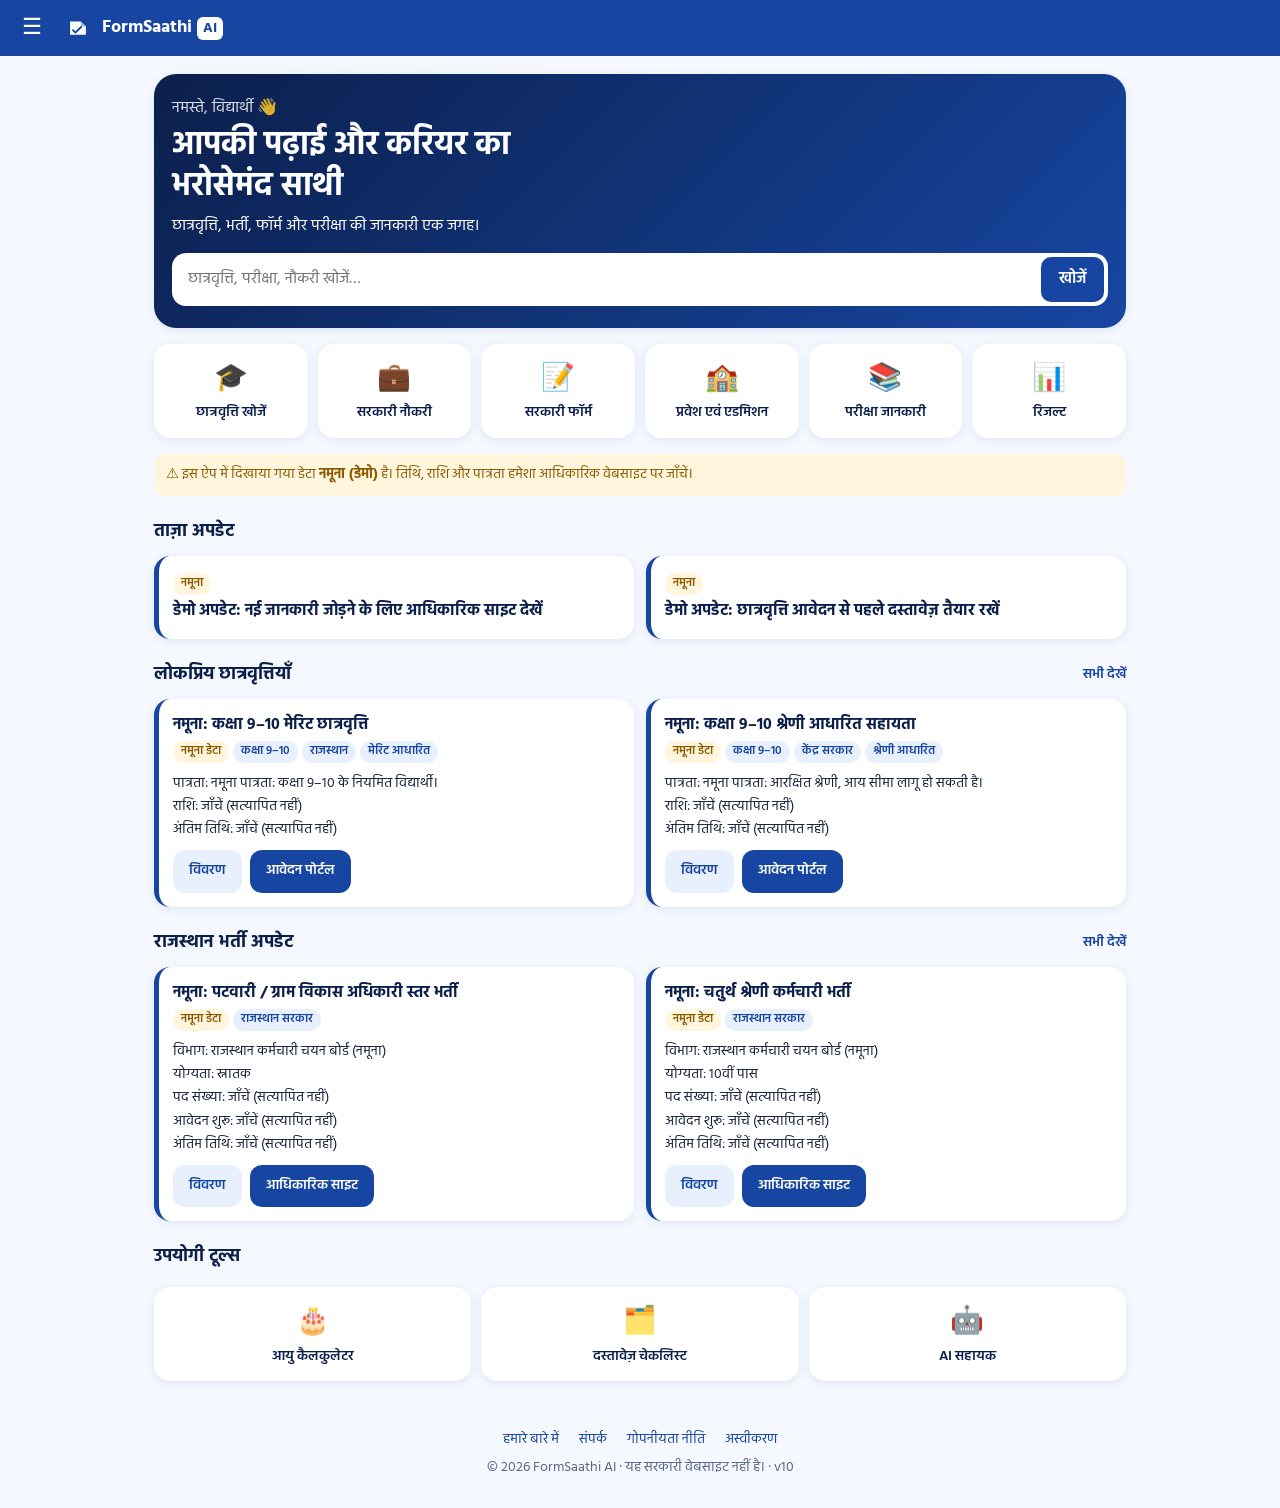
<file: index (6).html>
<!DOCTYPE html>
<html lang="hi">
<head>
<meta charset="UTF-8">
<meta name="viewport" content="width=device-width,initial-scale=1">
<title>FormSaathi AI – छात्रों का डिजिटल साथी</title>
<meta name="theme-color" content="#1746A2">
<meta name="description" content="छात्रवृत्ति, सरकारी नौकरी, फॉर्म और परीक्षा जानकारी – विद्यार्थियों के लिए।">
<link rel="manifest" href="manifest.json">
<link rel="icon" href="icon.svg" type="image/svg+xml">
<link rel="apple-touch-icon" href="icon-192.png">
<link rel="preconnect" href="https://fonts.googleapis.com">
<link href="https://fonts.googleapis.com/css2?family=Hind:wght@400;500;600;700&display=swap" rel="stylesheet">
<style>
:root{--b:#1746A2;--n:#0B1F4B;--lb:#E8F0FD;--bg:#F5F8FE;--w:#fff;--t:#16213A;--m:#5A6785;--ok:#0E7C4A;--warn:#8A5A00;--r:16px;--sh:0 2px 10px rgba(23,70,162,.10)}
*{box-sizing:border-box;margin:0}
html{scroll-behavior:smooth}
body{font-family:'Hind','Noto Sans Devanagari',system-ui,sans-serif;background:var(--bg);color:var(--t);line-height:1.55;font-size:16px;padding:60px 0 76px;overflow-x:hidden}
a{color:inherit;text-decoration:none}
button,input,select{font:inherit}
:focus-visible{outline:3px solid #6C9BFF;outline-offset:2px}
.top{position:fixed;top:0;left:0;right:0;height:56px;background:var(--b);color:#fff;display:flex;align-items:center;gap:8px;padding:0 10px;z-index:30}
.brand{display:flex;align-items:center;gap:8px;font-weight:700;font-size:1.15rem;flex:1}
.brand b{background:#fff;color:var(--b);padding:0 6px;border-radius:6px;font-size:.9rem}
.icon-btn{background:none;border:0;color:inherit;font-size:1.4rem;width:44px;height:44px;border-radius:12px;cursor:pointer}
.chatbar .icon-btn{color:var(--m)}
.scrim{position:fixed;inset:0;background:rgba(11,31,75,.5);opacity:0;pointer-events:none;transition:opacity .2s;z-index:40}
.scrim.on{opacity:1;pointer-events:auto}
.drawer{position:fixed;top:0;bottom:0;left:0;width:min(290px,82vw);background:var(--w);z-index:41;transform:translateX(-100%);transition:transform .25s;padding:18px 12px;display:flex;flex-direction:column;gap:4px;overflow-y:auto}
.drawer.on{transform:none}
.drawer h3{color:var(--n);padding:6px 10px 12px}
.drawer a,.drawer button{display:block;text-align:left;background:none;border:0;padding:12px;border-radius:12px;color:var(--t);cursor:pointer;font-size:1rem}
.drawer a:hover,.drawer button:hover{background:var(--lb)}
[hidden]{display:none!important}
main{max-width:1000px;margin:0 auto;padding:0 14px}
.view{padding-top:14px}
.hero{background:linear-gradient(135deg,var(--n),var(--b));color:#fff;border-radius:22px;padding:22px 18px;box-shadow:var(--sh)}
.hero .hi{opacity:.85}
.hero h1{font-size:1.55rem;line-height:1.3;margin:4px 0 6px}
.search{display:flex;margin-top:14px;background:#fff;border-radius:14px;padding:4px;gap:4px}
.search input{flex:1;min-width:0;border:0;padding:10px 12px;border-radius:10px;background:none;color:var(--t)}
.search button{background:var(--b);color:#fff;border:0;padding:0 18px;border-radius:10px;cursor:pointer;font-weight:600}
.quick{display:grid;grid-template-columns:repeat(3,1fr);gap:10px;margin:16px 0}
.quick a,.quick button{background:var(--w);border:0;border-radius:var(--r);box-shadow:var(--sh);padding:14px 6px;text-align:center;font-weight:600;font-size:.88rem;color:var(--n);cursor:pointer;display:block}
.quick i{display:block;font-style:normal;font-size:1.7rem;margin-bottom:2px}
.demo-note{background:#FFF6DD;color:var(--warn);border-radius:12px;padding:10px 12px;font-size:.9rem;margin:8px 0}
h2{font-size:1.15rem;color:var(--n);margin:22px 0 10px;display:flex;justify-content:space-between;align-items:center}
.more{font-size:.85rem;color:var(--b);font-weight:600}
.pt{font-size:1.4rem;color:var(--n);margin-bottom:10px}
.tag{font-size:.7rem;background:#FFF6DD;color:var(--warn);padding:2px 8px;border-radius:20px;vertical-align:middle}
.list{display:grid;gap:12px;grid-template-columns:1fr}
.card{background:var(--w);border-radius:var(--r);box-shadow:var(--sh);padding:14px;border-left:5px solid var(--b)}
.card h3{font-size:1.02rem;color:var(--n)}
.card p{font-size:.9rem;color:var(--m);margin:3px 0}
.badge{display:inline-block;font-size:.72rem;background:var(--lb);color:var(--b);padding:2px 8px;border-radius:20px;margin:0 4px 4px 0;font-weight:600}
.badge.demo{background:#FFF6DD;color:var(--warn)}
.meta{font-size:.85rem;margin:6px 0;display:grid;gap:2px}
.acts{display:flex;gap:8px;margin-top:10px;flex-wrap:wrap}
.btn{background:var(--b);color:#fff;border:0;padding:10px 16px;border-radius:12px;font-weight:600;cursor:pointer;display:inline-block;font-size:.9rem}
.btn.ghost{background:var(--lb);color:var(--b)}
.filters{background:var(--w);border-radius:var(--r);box-shadow:var(--sh);padding:14px;display:grid;grid-template-columns:1fr 1fr;gap:10px}
.filters label{font-size:.82rem;color:var(--m);display:grid;gap:3px;min-width:0}
.filters .row{grid-column:1/-1;display:flex;gap:8px}
.filters .row .btn{flex:1}
select,.field{width:100%;padding:10px;border:1.5px solid #CFDAF0;border-radius:10px;background:#fff;color:var(--t)}
.field{margin:8px 0}
.count{margin:12px 0 8px;color:var(--m);font-size:.9rem}
.chips{display:flex;gap:8px;overflow-x:auto;padding:4px 0 8px;scrollbar-width:none}
.chip{flex:none;border:1.5px solid #CFDAF0;background:#fff;color:var(--n);padding:7px 14px;border-radius:30px;cursor:pointer;font-size:.88rem}
.chip.on{background:var(--b);color:#fff;border-color:var(--b)}
.empty{text-align:center;padding:28px 12px;color:var(--m);background:var(--w);border-radius:var(--r)}
.chatview{display:flex;flex-direction:column;min-height:calc(100vh - 140px)}
.msgs{flex:1;display:flex;flex-direction:column;gap:10px;padding:8px 0;max-height:46vh;overflow-y:auto}
.msg{max-width:86%;padding:10px 14px;border-radius:18px;white-space:pre-line;font-size:.95rem}
.msg.u{align-self:flex-end;background:var(--b);color:#fff;border-bottom-right-radius:4px}
.msg.a{align-self:flex-start;background:var(--w);box-shadow:var(--sh);border-bottom-left-radius:4px}
.dots span{display:inline-block;width:7px;height:7px;margin:0 2px;background:var(--b);border-radius:50%;animation:bl 1s infinite}
.dots span:nth-child(2){animation-delay:.15s}.dots span:nth-child(3){animation-delay:.3s}
@keyframes bl{0%,80%,100%{opacity:.25}40%{opacity:1}}
.chatbar{display:flex;gap:6px;background:var(--w);padding:6px;border-radius:30px;box-shadow:var(--sh);margin-top:8px;align-items:center}
.chatbar input{flex:1;min-width:0;border:0;padding:10px;background:none;color:var(--t)}
.send{background:var(--b);color:#fff;border:0;width:44px;height:44px;border-radius:50%;cursor:pointer;font-size:1.1rem}
.foot{text-align:center;padding:26px 14px 10px;color:var(--m);font-size:.85rem}
.foot button{background:none;border:0;color:var(--b);padding:6px 10px;cursor:pointer}
.bottom{position:fixed;bottom:0;left:0;right:0;height:64px;background:var(--w);display:flex;box-shadow:0 -2px 12px rgba(11,31,75,.12);z-index:30}
.bottom a{flex:1;display:flex;flex-direction:column;align-items:center;justify-content:center;font-size:.72rem;color:var(--m)}
.bottom i{font-style:normal;font-size:1.3rem}
.bottom a.on{color:var(--b);font-weight:700;background:var(--lb)}
.modal{position:fixed;inset:0;background:rgba(11,31,75,.55);z-index:50;display:flex;align-items:flex-end;justify-content:center}
.modal[hidden]{display:none}
.sheet{background:#fff;width:100%;max-width:560px;max-height:88vh;overflow-y:auto;border-radius:22px 22px 0 0;padding:20px 16px 24px;position:relative;animation:up .22s}
@keyframes up{from{transform:translateY(40px);opacity:0}}
.sheet h2{margin:0 36px 10px 0}
.x{position:absolute;top:10px;right:10px;border:0;background:var(--lb);width:36px;height:36px;border-radius:50%;cursor:pointer}
.sheet p,.sheet li{margin:6px 0;font-size:.95rem}
.sheet ul{padding-left:20px}
.sheet label{display:grid;gap:3px;margin:10px 0;font-size:.9rem}
.err{color:#B3261E;font-size:.82rem;min-height:1em}
.toast{position:fixed;left:50%;bottom:80px;transform:translate(-50%,20px);background:var(--n);color:#fff;padding:10px 18px;border-radius:30px;opacity:0;pointer-events:none;transition:.25s;z-index:60;font-size:.9rem;max-width:90vw}
.toast.on{opacity:1;transform:translate(-50%,0)}
@media(min-width:700px){body{padding-bottom:20px}.bottom{display:none}.list{grid-template-columns:1fr 1fr}.quick{grid-template-columns:repeat(6,1fr)}.quick.tools{grid-template-columns:repeat(3,1fr)}.filters{grid-template-columns:repeat(3,1fr)}.modal{align-items:center}.sheet{border-radius:22px}.hero h1{font-size:2rem}}
@media(prefers-reduced-motion:reduce){*{animation:none!important;transition:none!important}}

</style>
</head>
<body>
<header class="top">
  <button class="icon-btn" id="menuBtn" aria-label="मेनू खोलें" aria-expanded="false">☰</button>
  <a href="#home" class="brand"><img src="icon.svg" alt="" width="32" height="32"><span>FormSaathi <b>AI</b></span></a>
  <button class="icon-btn" id="installBtn" hidden aria-label="ऐप इंस्टॉल करें">⬇</button>
</header>
<div class="scrim" id="scrim"></div>
<nav class="drawer" id="drawer" aria-label="मुख्य मेनू">
  <h3>मेनू</h3>
  <a href="#home">🏠 होम</a><a href="#scholarships">🎓 छात्रवृत्ति</a><a href="#jobs">💼 सरकारी नौकरी</a>
  <a href="#forms">📄 फॉर्म और जानकारी</a><a href="#chat">🤖 AI सहायक</a>
  <button data-info="about">ℹ️ हमारे बारे में</button><button data-info="contact">✉️ संपर्क</button>
  <button id="installBtn2">📲 ऐप इंस्टॉल करें</button>
</nav>

<main>
<section id="home" class="view">
  <div class="hero">
    <p class="hi">नमस्ते, विद्यार्थी 👋</p>
    <h1>आपकी पढ़ाई और करियर का <br>भरोसेमंद साथी</h1>
    <p>छात्रवृत्ति, भर्ती, फॉर्म और परीक्षा की जानकारी एक जगह।</p>
    <form id="searchForm" class="search" role="search">
      <input id="searchInput" type="search" placeholder="छात्रवृत्ति, परीक्षा, नौकरी खोजें…" aria-label="खोज">
      <button type="submit">खोजें</button>
    </form>
  </div>
  <div class="quick">
    <a href="#scholarships"><i>🎓</i>छात्रवृत्ति खोजें</a>
    <a href="#jobs"><i>💼</i>सरकारी नौकरी</a>
    <a href="#forms" data-cat="सरकारी फॉर्म"><i>📝</i>सरकारी फॉर्म</a>
    <a href="#forms" data-cat="प्रवेश"><i>🏫</i>प्रवेश एवं एडमिशन</a>
    <a href="#forms" data-cat="परीक्षा"><i>📚</i>परीक्षा जानकारी</a>
    <a href="#forms" data-cat="रिजल्ट"><i>📊</i>रिजल्ट</a>
  </div>
  <div class="demo-note">⚠️ इस ऐप में दिखाया गया डेटा <b>नमूना (डेमो)</b> है। तिथि, राशि और पात्रता हमेशा आधिकारिक वेबसाइट पर जाँचें।</div>
  <h2>ताज़ा अपडेट</h2><div class="list" id="homeUpdates"></div>
  <h2>लोकप्रिय छात्रवृत्तियाँ <a href="#scholarships" class="more">सभी देखें</a></h2><div class="list" id="homeSch"></div>
  <h2>राजस्थान भर्ती अपडेट <a href="#jobs" class="more">सभी देखें</a></h2><div class="list" id="homeJobs"></div>
  <h2>उपयोगी टूल्स</h2>
  <div class="quick tools">
    <button id="toolAge"><i>🎂</i>आयु कैलकुलेटर</button>
    <button id="toolDocs"><i>🗂️</i>दस्तावेज़ चेकलिस्ट</button>
    <a href="#chat"><i>🤖</i>AI सहायक</a>
  </div>
</section>

<section id="scholarships" class="view" hidden>
  <h1 class="pt">🎓 छात्रवृत्ति खोजक</h1>
  <form id="schForm" class="filters">
    <label>स्तर<select id="fLevel"><option value="">सभी</option><option value="c910">कक्षा 9–10</option><option value="c1112">कक्षा 11–12</option><option value="grad">स्नातक (BA/BSc/BCom)</option><option value="dip">डिप्लोमा</option><option value="bstc">D.El.Ed / BSTC</option><option value="pg">स्नातकोत्तर</option></select></label>
    <label>राज्य<select id="fState"><option value="">सभी</option><option>राजस्थान</option><option>केंद्र सरकार</option></select></label>
    <label>श्रेणी<select id="fCat"><option value="">सभी</option><option>सामान्य</option><option>OBC</option><option>SC</option><option>ST</option><option>EWS</option></select></label>
    <label>पारिवारिक आय (वार्षिक)<select id="fInc"><option value="">सभी</option><option value="1">₹1 लाख तक</option><option value="2.5">₹2.5 लाख तक</option><option value="8">₹8 लाख तक</option><option value="99">₹8 लाख से अधिक</option></select></label>
    <label>लिंग<select id="fGen"><option value="">सभी</option><option value="f">छात्रा</option><option value="m">छात्र</option></select></label>
    <label>प्रकार<select id="fType"><option value="">सभी</option><option>मेरिट आधारित</option><option>आय आधारित</option><option>श्रेणी आधारित</option></select></label>
    <div class="row"><button type="submit" class="btn">🔍 खोजें</button><button type="reset" class="btn ghost" id="schReset">रीसेट</button></div>
  </form>
  <p id="schCount" class="count" aria-live="polite"></p><div class="list" id="schList"></div>
</section>

<section id="jobs" class="view" hidden>
  <h1 class="pt">💼 सरकारी नौकरी</h1>
  <div class="chips" id="jobChips"></div>
  <input class="field" id="jobSearch" type="search" placeholder="भर्ती खोजें…" aria-label="भर्ती खोजें">
  <p id="jobCount" class="count" aria-live="polite"></p><div class="list" id="jobList"></div>
</section>

<section id="forms" class="view" hidden>
  <h1 class="pt">📄 फॉर्म और जानकारी</h1>
  <div class="chips" id="formChips"></div>
  <input class="field" id="formSearch" type="search" placeholder="फॉर्म / जानकारी खोजें…" aria-label="खोजें">
  <p id="formCount" class="count" aria-live="polite"></p><div class="list" id="formList"></div>
</section>

<section id="results" class="view" hidden>
  <h1 class="pt">🔎 खोज परिणाम</h1><p id="resCount" class="count"></p><div class="list" id="resList"></div>
</section>

<section id="chat" class="view chatview" hidden>
  <h1 class="pt">🤖 AI सहायक <span class="tag">डेमो मोड</span></h1>
  <p class="demo-note">यह <b>डेमो सहायक</b> है – कोई वास्तविक AI API जुड़ी नहीं है। उत्तर पहले से लिखे हुए हैं।</p>
  <div class="chips" id="sugg"></div>
  <div class="msgs" id="msgs" aria-live="polite"></div>
  <form id="chatForm" class="chatbar">
    <button type="button" id="clearChat" class="icon-btn" aria-label="चैट साफ़ करें">🗑</button>
    <input id="chatInput" placeholder="अपना सवाल लिखें…" autocomplete="off" aria-label="संदेश">
    <button type="submit" class="send" aria-label="भेजें">➤</button>
  </form>
</section>
</main>

<footer class="foot">
  <div><button data-info="about">हमारे बारे में</button><button data-info="contact">संपर्क</button><button data-info="privacy">गोपनीयता नीति</button><button data-info="disclaimer">अस्वीकरण</button></div>
  <p>© 2026 FormSaathi AI · यह सरकारी वेबसाइट नहीं है। · v10</p>
</footer>

<nav class="bottom" aria-label="नीचे नेविगेशन">
  <a href="#home"><i>🏠</i>होम</a><a href="#scholarships"><i>🎓</i>छात्रवृत्ति</a><a href="#jobs"><i>💼</i>नौकरी</a><a href="#forms"><i>📄</i>फॉर्म</a><a href="#chat"><i>🤖</i>AI</a>
</nav>

<div class="modal" id="modal" hidden role="dialog" aria-modal="true" aria-labelledby="mTitle">
  <div class="sheet"><button class="x" id="mClose" aria-label="बंद करें">✕</button><h2 id="mTitle"></h2><div id="mBody"></div></div>
</div>
<div class="toast" id="toast" role="status"></div>
<script>
'use strict';
/* ===== सेटिंग: Worker का URL यहाँ डालें (खाली = डेमो मोड) ===== */
const CONFIG={CHAT_API_URL:''};
const $=(s,r=document)=>r.querySelector(s), $$=(s,r=document)=>[...r.querySelectorAll(s)];
const esc=t=>String(t).replace(/[&<>"']/g,c=>({'&':'&amp;','<':'&lt;','>':'&gt;','"':'&quot;',"'":'&#39;'}[c]));
const NV='जाँचें (सत्यापित नहीं)';
const LV={c910:'कक्षा 9–10',c1112:'कक्षा 11–12',grad:'स्नातक',dip:'डिप्लोमा',bstc:'D.El.Ed / BSTC',pg:'स्नातकोत्तर'};
const NSP='https://scholarships.gov.in', SJE='https://sje.rajasthan.gov.in';
/* ---- नमूना डेटा: कोई राशि/तिथि/नियम सत्यापित नहीं ---- */
let SCH=[
{n:'नमूना: कक्षा 9–10 मेरिट छात्रवृत्ति',lv:['c910'],st:'राजस्थान',cat:['सामान्य','OBC','SC','ST','EWS'],inc:0,g:'',ty:'मेरिट आधारित',el:'नमूना पात्रता: कक्षा 9–10 के नियमित विद्यार्थी।',u:SJE},
{n:'नमूना: कक्षा 9–10 श्रेणी आधारित सहायता',lv:['c910'],st:'केंद्र सरकार',cat:['SC','ST','OBC'],inc:2.5,g:'',ty:'श्रेणी आधारित',el:'नमूना पात्रता: आरक्षित श्रेणी, आय सीमा लागू हो सकती है।',u:NSP},
{n:'नमूना: कक्षा 11–12 छात्रा प्रोत्साहन',lv:['c1112'],st:'राजस्थान',cat:['सामान्य','OBC','SC','ST','EWS'],inc:0,g:'f',ty:'मेरिट आधारित',el:'नमूना पात्रता: केवल छात्राएँ, 11वीं–12वीं में नियमित।',u:SJE},
{n:'नमूना: कक्षा 11–12 आय आधारित छात्रवृत्ति',lv:['c1112'],st:'केंद्र सरकार',cat:['सामान्य','OBC','SC','ST','EWS'],inc:8,g:'',ty:'आय आधारित',el:'नमूना पात्रता: पारिवारिक आय सीमा के भीतर।',u:NSP},
{n:'नमूना: स्नातक (BA/BSc/BCom) छात्रवृत्ति',lv:['grad'],st:'केंद्र सरकार',cat:['SC','ST','OBC','EWS'],inc:2.5,g:'',ty:'श्रेणी आधारित',el:'नमूना पात्रता: मान्यता प्राप्त कॉलेज में नियमित प्रवेश।',u:NSP},
{n:'नमूना: स्नातक मेरिट सहायता (राजस्थान)',lv:['grad'],st:'राजस्थान',cat:['सामान्य','OBC','SC','ST','EWS'],inc:0,g:'',ty:'मेरिट आधारित',el:'नमूना पात्रता: पिछली परीक्षा में निर्धारित प्रतिशत।',u:SJE},
{n:'नमूना: डिप्लोमा विद्यार्थी छात्रवृत्ति',lv:['dip'],st:'केंद्र सरकार',cat:['सामान्य','OBC','SC','ST','EWS'],inc:8,g:'',ty:'आय आधारित',el:'नमूना पात्रता: तकनीकी डिप्लोमा में नियमित प्रवेश।',u:NSP},
{n:'नमूना: D.El.Ed / BSTC विद्यार्थी सहायता',lv:['bstc'],st:'राजस्थान',cat:['सामान्य','OBC','SC','ST','EWS'],inc:2.5,g:'',ty:'आय आधारित',el:'नमूना पात्रता: D.El.Ed / BSTC में प्रवेश प्राप्त विद्यार्थी।',u:SJE},
{n:'नमूना: स्नातकोत्तर छात्रवृत्ति',lv:['pg'],st:'केंद्र सरकार',cat:['SC','ST','OBC','EWS'],inc:2.5,g:'',ty:'श्रेणी आधारित',el:'नमूना पात्रता: PG कोर्स में नियमित प्रवेश।',u:NSP},
{n:'नमूना: PG छात्रा मेरिट सहायता',lv:['pg'],st:'राजस्थान',cat:['सामान्य','OBC','SC','ST','EWS'],inc:0,g:'f',ty:'मेरिट आधारित',el:'नमूना पात्रता: छात्राएँ, पिछली परीक्षा में उच्च अंक।',u:SJE}];
const JC=['सभी','राजस्थान सरकार','केंद्र सरकार','10वीं पास','12वीं पास','स्नातक','शिक्षक भर्ती','पुलिस और रक्षा'];
const RPSC='https://rpsc.rajasthan.gov.in',RSSB='https://rssb.rajasthan.gov.in',SSC='https://ssc.gov.in',UPSC='https://upsc.gov.in';
let JOBS=[
{n:'नमूना: पटवारी / ग्राम विकास अधिकारी स्तर भर्ती',d:'राजस्थान कर्मचारी चयन बोर्ड (नमूना)',q:'स्नातक',c:['राजस्थान सरकार','स्नातक'],u:RSSB},
{n:'नमूना: चतुर्थ श्रेणी कर्मचारी भर्ती',d:'राजस्थान कर्मचारी चयन बोर्ड (नमूना)',q:'10वीं पास',c:['राजस्थान सरकार','10वीं पास'],u:RSSB},
{n:'नमूना: कनिष्ठ सहायक / क्लर्क भर्ती',d:'राजस्थान कर्मचारी चयन बोर्ड (नमूना)',q:'12वीं पास',c:['राजस्थान सरकार','12वीं पास'],u:RSSB},
{n:'नमूना: RAS / अधीनस्थ सेवा परीक्षा',d:'राजस्थान लोक सेवा आयोग (नमूना)',q:'स्नातक',c:['राजस्थान सरकार','स्नातक'],u:RPSC},
{n:'नमूना: शिक्षक भर्ती (प्राथमिक/माध्यमिक)',d:'राजस्थान शिक्षा विभाग (नमूना)',q:'D.El.Ed / B.Ed (पद अनुसार)',c:['राजस्थान सरकार','शिक्षक भर्ती','स्नातक'],u:RSSB},
{n:'नमूना: संयुक्त स्नातक स्तरीय (CGL)',d:'कर्मचारी चयन आयोग (नमूना)',q:'स्नातक',c:['केंद्र सरकार','स्नातक'],u:SSC},
{n:'नमूना: संयुक्त हायर सेकेंडरी (CHSL)',d:'कर्मचारी चयन आयोग (नमूना)',q:'12वीं पास',c:['केंद्र सरकार','12वीं पास'],u:SSC},
{n:'नमूना: मल्टी टास्किंग स्टाफ (MTS)',d:'कर्मचारी चयन आयोग (नमूना)',q:'10वीं पास',c:['केंद्र सरकार','10वीं पास'],u:SSC},
{n:'नमूना: सिविल सेवा परीक्षा',d:'संघ लोक सेवा आयोग (नमूना)',q:'स्नातक',c:['केंद्र सरकार','स्नातक'],u:UPSC},
{n:'नमूना: कांस्टेबल भर्ती',d:'राजस्थान पुलिस (नमूना)',q:'12वीं पास',c:['राजस्थान सरकार','पुलिस और रक्षा','12वीं पास'],u:'https://police.rajasthan.gov.in'},
{n:'नमूना: GD कांस्टेबल (केंद्रीय बल)',d:'कर्मचारी चयन आयोग (नमूना)',q:'10वीं पास',c:['केंद्र सरकार','पुलिस और रक्षा','10वीं पास'],u:SSC}];
const FC=['सभी','सरकारी फॉर्म','प्रवेश','परीक्षा','एडमिट कार्ड','रिजल्ट','आंसर की','दस्तावेज़'];
let FORMS=[
{n:'नमूना: ऑनलाइन आवेदन फॉर्म गाइड',c:'सरकारी फॉर्म',i:'फॉर्म भरने से पहले फोटो, हस्ताक्षर और पहचान पत्र स्कैन करके तैयार रखें।',u:'https://sso.rajasthan.gov.in'},
{n:'नमूना: कॉलेज प्रवेश जानकारी',c:'प्रवेश',i:'प्रवेश की तिथि और प्रक्रिया संबंधित विश्वविद्यालय/कॉलेज की साइट पर देखें।',u:'https://sso.rajasthan.gov.in'},
{n:'नमूना: प्रवेश परीक्षा सूचना (NTA)',c:'परीक्षा',i:'राष्ट्रीय स्तर की प्रवेश परीक्षाओं की सूचना NTA पर मिलती है।',u:'https://nta.ac.in'},
{n:'नमूना: राजस्थान बोर्ड परीक्षा जानकारी',c:'परीक्षा',i:'राजस्थान माध्यमिक शिक्षा बोर्ड की आधिकारिक साइट देखें।',u:'https://rajeduboard.rajasthan.gov.in'},
{n:'नमूना: एडमिट कार्ड कैसे डाउनलोड करें',c:'एडमिट कार्ड',i:'संबंधित परीक्षा पोर्टल पर रजिस्ट्रेशन नंबर और जन्मतिथि से लॉगिन करें।',u:'https://nta.ac.in'},
{n:'नमूना: रिजल्ट देखने का तरीका',c:'रिजल्ट',i:'रिजल्ट केवल परीक्षा आयोजक की आधिकारिक वेबसाइट पर ही देखें।',u:'https://rajeduboard.rajasthan.gov.in'},
{n:'नमूना: CBSE जानकारी',c:'रिजल्ट',i:'CBSE से जुड़े रिजल्ट और सूचनाओं के लिए आधिकारिक साइट।',u:'https://www.cbse.gov.in'},
{n:'नमूना: आंसर की और आपत्ति प्रक्रिया',c:'आंसर की',i:'आंसर की जारी होने पर आपत्ति की अंतिम तिथि आयोजक साइट पर जाँचें।',u:RPSC},
{n:'नमूना: डिजिलॉकर से दस्तावेज़',c:'दस्तावेज़',i:'मार्कशीट आदि डिजिटल रूप में रखने के लिए DigiLocker।',u:'https://www.digilocker.gov.in'},
{n:'नमूना: जाति/आय प्रमाण पत्र जानकारी',c:'दस्तावेज़',i:'प्रमाण पत्र के लिए राज-ई-मित्र / SSO पोर्टल देखें।',u:'https://sso.rajasthan.gov.in'}];
let UPD=[{n:'डेमो अपडेट: नई जानकारी जोड़ने के लिए आधिकारिक साइट देखें',t:'नमूना'},{n:'डेमो अपडेट: छात्रवृत्ति आवेदन से पहले दस्तावेज़ तैयार रखें',t:'नमूना'}];

/* ---- कार्ड और मॉडल ---- */
const demo='<span class="badge demo">नमूना डेटा</span>';const okb='<span class="badge" style="background:#DFF5E8;color:#0E7C4A">सत्यापित</span>';const srcb='<span class="badge" style="background:#FFF1D6;color:#8A5A00">मीडिया स्रोत – पुष्टि करें</span>';const val=(x,f)=>(x.ver===true||x.src===true)&&x[f]?esc(x[f]):NV;const it_ok=x=>x.ver===true;
function card(it,kind,i){
 let tags='',meta='';
 if(kind==='s'){tags=`<span class="badge">${esc(it.lv.map(l=>LV[l]).join(', '))}</span><span class="badge">${esc(it.st)}</span><span class="badge">${esc(it.ty)}</span>`;
  meta=`<div>पात्रता: ${esc(it.el)}</div><div>राशि: ${val(it,'amt')}</div><div>अंतिम तिथि: ${val(it,'last')}</div>`}
 if(kind==='j'){tags=`<span class="badge">${esc(it.c[0])}</span>`;
  meta=`<div>विभाग: ${esc(it.d)}</div><div>योग्यता: ${esc(it.q)}</div><div>पद संख्या: ${val(it,'vac')}</div><div>आवेदन शुरू: ${val(it,'start')}</div><div>अंतिम तिथि: ${val(it,'last')}</div>`}
 if(kind==='f'){tags=`<span class="badge">${esc(it.c)}</span>`;meta=`<div>${esc(it.i)}</div>`}
 const label=kind==='f'?'आधिकारिक साइट':kind==='j'?'आधिकारिक साइट':'आवेदन पोर्टल';
 return `<article class="card"><h3>${esc(it.n)}</h3><div>${it.ver===true?okb:(it.src===true?srcb:demo)}${tags}</div><div class="meta">${meta}</div>
 <div class="acts"><button class="btn ghost" data-d="${kind}${i}">विवरण</button><a class="btn" href="${esc(it.notif||it.u)}" target="_blank" rel="noopener noreferrer">${label}</a></div></article>`}
const DB={get s(){return SCH},get j(){return JOBS},get f(){return FORMS}};
function fill(el,arr,kind,empty){el.innerHTML=arr.length?arr.map(([it,i])=>card(it,kind,i)).join(''):`<div class="empty">😕 ${empty||'कोई परिणाम नहीं मिला। फ़िल्टर बदलकर देखें।'}</div>`}
const idx=a=>a.map((x,i)=>[x,i]);
function openModal(title,html){$('#mTitle').textContent=title;$('#mBody').innerHTML=html;$('#modal').hidden=false;$('#mClose').focus();document.body.style.overflow='hidden'}
function closeModal(){$('#modal').hidden=true;document.body.style.overflow=''}
function toast(m){const t=$('#toast');t.textContent=m;t.classList.add('on');clearTimeout(toast.t);toast.t=setTimeout(()=>t.classList.remove('on'),2600)}
function details(code){
 const k=code[0],it=DB[k][+code.slice(1)];let h=it.src===true?'<p class="demo-note">यह जानकारी समाचार/शैक्षणिक वेबसाइटों से ली गई है और स्रोतों में अंतर हो सकता है। आवेदन से पहले आधिकारिक साइट पर तिथि जाँचें।</p>':it.ver===true?'<p>स्रोत जाँच की तिथि: '+esc(it.chk||'—')+'। आवेदन से पहले आधिकारिक साइट पर फिर जाँचें।</p>':'<p class="demo-note">यह नमूना जानकारी है। राशि, तिथि और पात्रता केवल आधिकारिक अधिसूचना से सत्यापित करें।</p>';
 if(k==='s')h+=`<p><b>स्तर:</b> ${esc(it.lv.map(l=>LV[l]).join(', '))}</p><p><b>राज्य:</b> ${esc(it.st)}</p><p><b>श्रेणी:</b> ${esc(it.cat.join(', '))}</p><p><b>आय सीमा:</b> ${it.inc?'₹'+it.inc+' लाख तक (नमूना)':'सत्यापित नहीं'}</p><p><b>लिंग:</b> ${it.g==='f'?'केवल छात्रा (नमूना)':'सभी'}</p><p><b>पात्रता:</b> ${esc(it.el)}</p><p><b>राशि:</b> ${val(it,'amt')}</p><p><b>अंतिम तिथि:</b> ${val(it,'last')}</p>`;
 if(k==='j')h+=`<p><b>विभाग:</b> ${esc(it.d)}</p><p><b>योग्यता:</b> ${esc(it.q)}</p><p><b>पद संख्या:</b> ${val(it,'vac')}</p><p><b>आवेदन शुरू:</b> ${val(it,'start')}</p><p><b>अंतिम तिथि:</b> ${val(it,'last')}</p><p>आधिकारिक अधिसूचना के लिए नीचे दिए पोर्टल पर "भर्ती / Recruitment" सेक्शन देखें।</p>`;
 if(k==='f')h+=`<p>${esc(it.i)}</p>`;
 h+=`<div class="acts"><a class="btn" href="${esc(it.notif||it.u)}" target="_blank" rel="noopener noreferrer">आधिकारिक पोर्टल खोलें</a><button class="btn ghost" id="mOk">बंद करें</button></div>`;
 openModal(it.n,h);$('#mOk').onclick=closeModal}
document.addEventListener('click',e=>{const b=e.target.closest('[data-d]');if(b)details(b.dataset.d)});

/* ---- नेविगेशन और मेनू ---- */
const VIEWS=['home','scholarships','jobs','forms','results','chat'];
function route(){const h=(location.hash||'#home').slice(1);const v=VIEWS.includes(h)?h:'home';
 $$('.view').forEach(s=>s.hidden=s.id!==v);
 $$('.bottom a').forEach(a=>a.classList.toggle('on',a.getAttribute('href')==='#'+v));
 closeMenu();window.scrollTo(0,0);if(v==='chat')scrollMsgs();document.title=(v==='home'?'':$('#'+v+' .pt')?.textContent.replace(/^\S+\s/,'')+' – ')+'FormSaathi AI'}
window.addEventListener('hashchange',route);
function openMenu(){$('#drawer').classList.add('on');$('#scrim').classList.add('on');$('#menuBtn').setAttribute('aria-expanded','true')}
function closeMenu(){$('#drawer').classList.remove('on');$('#scrim').classList.remove('on');$('#menuBtn').setAttribute('aria-expanded','false')}
$('#menuBtn').onclick=()=>$('#drawer').classList.contains('on')?closeMenu():openMenu();
$('#scrim').onclick=closeMenu;
$('#mClose').onclick=closeModal;
$('#modal').addEventListener('click',e=>{if(e.target.id==='modal')closeModal()});
document.addEventListener('keydown',e=>{if(e.key==='Escape'){closeModal();closeMenu()}});

/* ---- छात्रवृत्ति फ़िल्टर ---- */
function schSearch(e){e&&e.preventDefault();
 const lv=$('#fLevel').value,st=$('#fState').value,cat=$('#fCat').value,inc=$('#fInc').value,g=$('#fGen').value,ty=$('#fType').value;
 const r=idx(SCH).filter(([s])=>(!lv||s.lv.includes(lv))&&(!st||s.st===st)&&(!cat||s.cat.includes(cat))&&(!inc||s.inc===0||(inc!=='99'&&+inc<=s.inc))&&(!g||!s.g||s.g===g)&&(!ty||s.ty===ty));
 $('#schCount').textContent=r.length+' नमूना परिणाम मिले';fill($('#schList'),r,'s')}
$('#schForm').addEventListener('submit',schSearch);
$('#schForm').addEventListener('reset',()=>setTimeout(schSearch,0));
/* ---- नौकरी और फॉर्म ---- */
function chips(box,list,cur,cb){box.innerHTML=list.map(c=>`<button type="button" class="chip${c===cur?' on':''}" data-c="${esc(c)}">${esc(c)}</button>`).join('');
 box.onclick=e=>{const b=e.target.closest('.chip');if(b)cb(b.dataset.c)}}
let jc='सभी',fc='सभी';
function jobs(){chips($('#jobChips'),JC,jc,c=>{jc=c;jobs()});const q=$('#jobSearch').value.trim().toLowerCase();
 const r=idx(JOBS).filter(([j])=>(jc==='सभी'||j.c.includes(jc))&&(j.n+j.d+j.q).toLowerCase().includes(q));
 $('#jobCount').textContent=r.length+' नमूना भर्तियाँ';fill($('#jobList'),r,'j')}
function forms(){chips($('#formChips'),FC,fc,c=>{fc=c;forms()});const q=$('#formSearch').value.trim().toLowerCase();
 const r=idx(FORMS).filter(([f])=>(fc==='सभी'||f.c===fc)&&(f.n+f.i).toLowerCase().includes(q));
 $('#formCount').textContent=r.length+' परिणाम';fill($('#formList'),r,'f')}
$('#jobSearch').oninput=jobs;$('#formSearch').oninput=forms;
$$('.quick a[data-cat]').forEach(a=>a.addEventListener('click',()=>{fc=a.dataset.cat;$('#formSearch').value='';forms()}));
/* ---- होम खोज ---- */
$('#searchForm').addEventListener('submit',e=>{e.preventDefault();const q=$('#searchInput').value.trim().toLowerCase();
 if(q.length<2){toast('कृपया कम से कम 2 अक्षर लिखें');return}
 const all=[...idx(SCH).map(([x,i])=>[x,i,'s']),...idx(JOBS).map(([x,i])=>[x,i,'j']),...idx(FORMS).map(([x,i])=>[x,i,'f'])]
  .filter(([x])=>JSON.stringify(x).toLowerCase().includes(q));
 $('#resCount').textContent=`"${$('#searchInput').value.trim()}" के लिए ${all.length} नमूना परिणाम`;
 $('#resList').innerHTML=all.length?all.map(([x,i,k])=>card(x,k,i)).join(''):'<div class="empty">😕 कुछ नहीं मिला। कोई दूसरा शब्द आज़माएँ, जैसे "छात्रवृत्ति" या "पुलिस"।</div>';
 location.hash='#results'});
/* ---- होम सेक्शन ---- */
function renderHome(){$('#homeUpdates').innerHTML=UPD.map(u=>`<article class="card"><span class="badge demo">${esc(u.t)}</span><h3>${esc(u.n)}</h3></article>`).join('');
fill($('#homeSch'),idx(SCH).slice(0,2),'s');fill($('#homeJobs'),idx(JOBS).slice(0,2),'j')}
/* ---- टूल्स और जानकारी पेज ---- */
$('#toolAge').onclick=()=>{openModal('आयु कैलकुलेटर','<label>जन्मतिथि<input type="date" id="dob" class="field"></label><label>गणना की तिथि<input type="date" id="asOn" class="field"></label><p class="err" id="ageErr"></p><button class="btn" id="ageGo">आयु निकालें</button><p id="ageOut"></p>');
 $('#asOn').value=new Date().toISOString().slice(0,10);
 $('#ageGo').onclick=()=>{const d=new Date($('#dob').value),a=new Date($('#asOn').value);
  if(!$('#dob').value||!$('#asOn').value){$('#ageErr').textContent='दोनों तिथियाँ चुनें।';return}
  if(d>a){$('#ageErr').textContent='जन्मतिथि गणना तिथि से पहले होनी चाहिए।';return}
  $('#ageErr').textContent='';let y=a.getFullYear()-d.getFullYear(),m=a.getMonth()-d.getMonth(),dd=a.getDate()-d.getDate();
  if(dd<0){m--;dd+=new Date(a.getFullYear(),a.getMonth(),0).getDate()}if(m<0){y--;m+=12}
  $('#ageOut').innerHTML=`<b>आपकी आयु: ${y} वर्ष, ${m} माह, ${dd} दिन</b>`}};
$('#toolDocs').onclick=()=>openModal('दस्तावेज़ चेकलिस्ट','<p>आमतौर पर माँगे जाने वाले दस्तावेज़ (भर्ती/फॉर्म के अनुसार बदल सकते हैं):</p><ul><li>आधार कार्ड</li><li>पासपोर्ट साइज़ फोटो और हस्ताक्षर</li><li>10वीं/12वीं की मार्कशीट</li><li>जाति / आय / निवास प्रमाण पत्र</li><li>बैंक पासबुक (आधार से लिंक)</li><li>मोबाइल नंबर और ईमेल</li></ul>');
const INFO={
about:['हमारे बारे में','<p>FormSaathi AI विद्यार्थियों को छात्रवृत्ति, भर्ती और फॉर्म की जानकारी खोजने में मदद करने वाला एक सहायक ऐप है। यह कोई सरकारी वेबसाइट नहीं है।</p>'],
privacy:['गोपनीयता नीति','<p>यह ऐप आपका कोई व्यक्तिगत डेटा सर्वर पर नहीं भेजता। खोज और चैट आपके ब्राउज़र में ही रहती हैं। संपर्क फॉर्म अभी डेमो है और संदेश कहीं नहीं भेजता।</p>'],
disclaimer:['अस्वीकरण','<p>ऐप में दिखाई गई सारी जानकारी <b>नमूना/डेमो</b> है। आवेदन से पहले तिथि, राशि और पात्रता आधिकारिक वेबसाइट या अधिसूचना से जाँचें। हम किसी सरकारी विभाग से संबद्ध नहीं हैं।</p>'],
contact:['संपर्क','<p class="demo-note">डेमो फॉर्म: अभी कोई बैकएंड जुड़ा नहीं है, इसलिए संदेश भेजा नहीं जाएगा।</p><form id="cf" novalidate><label>नाम<input class="field" id="cn"><span class="err" id="e1"></span></label><label>मोबाइल (10 अंक)<input class="field" id="cm" inputmode="numeric" maxlength="10"><span class="err" id="e2"></span></label><label>संदेश<textarea class="field" id="cg" rows="3"></textarea><span class="err" id="e3"></span></label><button class="btn" type="submit">जाँचें</button></form>']};
document.addEventListener('click',e=>{const b=e.target.closest('[data-info]');if(!b)return;closeMenu();const [t,h]=INFO[b.dataset.info];openModal(t,h);
 const f=$('#cf');if(f)f.onsubmit=ev=>{ev.preventDefault();let ok=true;
  const c=(id,er,bad,msg)=>{$(er).textContent=bad($(id).value.trim())?msg:'';if(bad($(id).value.trim()))ok=false};
  c('#cn','#e1',v=>v.length<2,'कृपया अपना नाम लिखें।');c('#cm','#e2',v=>!/^[6-9]\d{9}$/.test(v),'सही 10 अंकों का मोबाइल नंबर लिखें।');c('#cg','#e3',v=>v.length<5,'कृपया संदेश लिखें।');
  if(ok){closeModal();toast('फॉर्म सही है – डेमो में संदेश भेजा नहीं जाता')}}});
/* ---- AI चैट (डेमो) ---- */
const SQ=['मैं किस छात्रवृत्ति के लिए पात्र हूँ?','राजस्थान में कौन सी नई भर्ती आई है?','BSTC विद्यार्थियों के लिए छात्रवृत्ति बताओ।','सरकारी फॉर्म भरने में मदद करो।','मेरी योग्यता के अनुसार नौकरी बताओ।'];
const R=[[/छात्रवृत्ति.*पात्र|पात्र/,'पात्रता स्तर, श्रेणी, आय और राज्य पर निर्भर करती है। "छात्रवृत्ति" पेज पर अपने फ़िल्टर चुनें। अंतिम पात्रता हमेशा आधिकारिक अधिसूचना से जाँचें।'],
[/भर्ती|नई/,'मैं लाइव भर्ती सूची नहीं देख सकता (डेमो मोड)। नवीनतम अधिसूचना के लिए राजस्थान कर्मचारी चयन बोर्ड और RPSC की वेबसाइट देखें। "सरकारी नौकरी" पेज पर नमूना सूची है।'],
[/BSTC|D\.?El\.?Ed|बीएसटीसी/i,'छात्रवृत्ति पेज पर स्तर में "D.El.Ed / BSTC" चुनें। वहाँ नमूना योजना दिखेगी; वास्तविक राशि और नियम राजस्थान सामाजिक न्याय विभाग या संबंधित पोर्टल पर जाँचें।'],
[/फॉर्म/,'फॉर्म भरने के लिए: 1) अधिसूचना पूरी पढ़ें 2) दस्तावेज़ तैयार रखें 3) फोटो-हस्ताक्षर सही साइज़ में रखें 4) जमा करने से पहले जाँचें 5) रसीद सुरक्षित रखें।'],
[/योग्यता|नौकरी/,'अपनी योग्यता (10वीं, 12वीं, स्नातक आदि) चुनकर "सरकारी नौकरी" पेज पर फ़िल्टर करें। पद की आयु और योग्यता सीमा आधिकारिक अधिसूचना में देखें।']];
const FALL='यह डेमो सहायक है और केवल कुछ तय सवालों का उत्तर दे सकता है। ऊपर दिए सुझाव आज़माएँ, या पेज खोजें।';
const msgs=$('#msgs');
const scrollMsgs=()=>{msgs.scrollTop=msgs.scrollHeight};
function add(t,w){const d=document.createElement('div');d.className='msg '+w;d.textContent=t;msgs.appendChild(d);scrollMsgs();return d}
let hist=[];function greet(){hist=[];msgs.innerHTML='';add('नमस्ते! मैं FormSaathi का डेमो सहायक हूँ। नीचे से कोई सवाल चुनें या अपना सवाल लिखें।','a')}
let busy=false;
async function ask(q){q=q.trim();if(!q||busy)return;busy=true;add(q,'u');
 const t=add('','a');t.innerHTML='<span class="dots"><span></span><span></span><span></span></span>';
 if(CONFIG.CHAT_API_URL){hist.push({role:'user',content:q});
  try{const r=await fetch(CONFIG.CHAT_API_URL,{method:'POST',headers:{'Content-Type':'application/json'},body:JSON.stringify({messages:hist})});
   const d=await r.json();if(!r.ok||!d.text)throw 0;hist.push({role:'assistant',content:d.text});t.textContent=d.text}
  catch(e){hist.pop();t.textContent='⚠️ अभी उत्तर नहीं मिल पाया। इंटरनेट जाँचकर फिर कोशिश करें।'}
  busy=false;scrollMsgs();return}
 setTimeout(()=>{const m=R.find(r=>r[0].test(q));t.textContent=(m?m[1]:FALL);busy=false;scrollMsgs()},700)}
$('#chatForm').addEventListener('submit',e=>{e.preventDefault();const i=$('#chatInput');const v=i.value;i.value='';ask(v)});
$('#clearChat').onclick=()=>{greet();toast('चैट साफ़ हो गई')};
$('#sugg').innerHTML=SQ.map(q=>`<button type="button" class="chip">${q}</button>`).join('');
$('#sugg').onclick=e=>{const b=e.target.closest('.chip');if(b)ask(b.textContent)};
/* ---- PWA ---- */
let dp=null;
window.addEventListener('beforeinstallprompt',e=>{e.preventDefault();dp=e;$('#installBtn').hidden=false});
const standalone=()=>matchMedia('(display-mode: standalone)').matches||matchMedia('(display-mode: minimal-ui)').matches||navigator.standalone===true;
async function install(){closeMenu();
 if(standalone()){openModal('ऐप पहले से इंस्टॉल है','<p>✅ आप अभी FormSaathi ऐप में ही हैं, इसलिए दोबारा इंस्टॉल करने की ज़रूरत नहीं।</p>');return}
 if(dp){dp.prompt();await dp.userChoice;dp=null;$('#installBtn').hidden=true;return}
 const ff=/firefox/i.test(navigator.userAgent);
 openModal('ऐप इंस्टॉल करें',ff?'<p>Firefox में: ऊपर दाएँ ⋮ मेनू → <b>"Install"</b> या <b>"Add app to Home screen"</b> चुनें।</p>':'<p>Chrome में: ऊपर दाएँ ⋮ मेनू → <b>"Install app"</b> या <b>"Add to Home screen"</b> चुनें।</p><p>अगर यह विकल्प नहीं दिखे, तो ऐप पहले से इंस्टॉल हो सकता है। फ़ोन की ऐप सूची में FormSaathi देखें।</p>')}
if(standalone())$('#installBtn2').hidden=true;
$('#installBtn').onclick=install;$('#installBtn2').onclick=install;
if('serviceWorker' in navigator&&location.protocol.startsWith('http'))window.addEventListener('load',()=>navigator.serviceWorker.register('sw.js').catch(()=>{}));
/* ---- शुरुआत ---- */
async function loadData(){try{const r=await fetch('data.json',{cache:'no-cache'});if(!r.ok)throw 0;const d=await r.json();
 if(Array.isArray(d.sch))SCH=d.sch;if(Array.isArray(d.jobs))JOBS=d.jobs;if(Array.isArray(d.forms))FORMS=d.forms;if(Array.isArray(d.upd))UPD=d.upd;
 renderHome();schSearch();jobs();forms()}catch(e){console.warn('data.json नहीं मिली – अंतर्निहित नमूना डेटा उपयोग में')}}
if(CONFIG.CHAT_API_URL){$('#chat .tag').textContent='AI';const n=$('#chat .demo-note');if(n)n.textContent='AI सहायक सामान्य मार्गदर्शन देता है। तिथि/राशि/पात्रता आधिकारिक साइट पर जाँचें।'}
renderHome();schSearch();jobs();forms();greet();route();loadData();

</script>
</body>
</html>
</file>
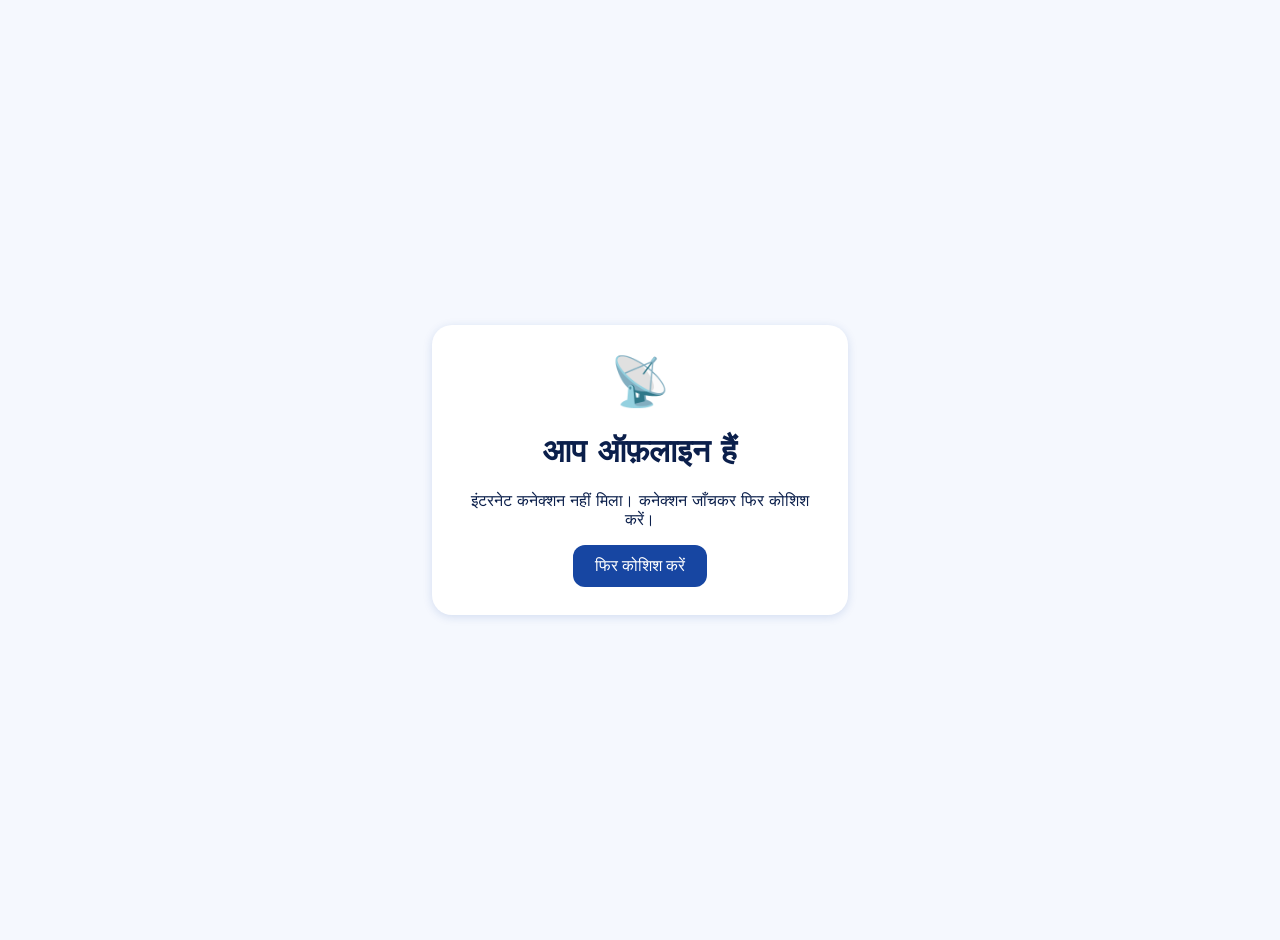
<file: offline.html>
<!DOCTYPE html><html lang="hi"><head><meta charset="UTF-8"><meta name="viewport" content="width=device-width,initial-scale=1"><title>ऑफ़लाइन – FormSaathi AI</title><meta name="theme-color" content="#1746A2">
<style>body{margin:0;min-height:100vh;display:grid;place-items:center;background:#F5F8FE;font-family:system-ui,'Noto Sans Devanagari',sans-serif;color:#0B1F4B;text-align:center;padding:20px}div{background:#fff;padding:28px;border-radius:20px;box-shadow:0 2px 10px rgba(23,70,162,.15);max-width:360px}button{background:#1746A2;color:#fff;border:0;padding:12px 22px;border-radius:12px;font-size:1rem;cursor:pointer}</style></head>
<body><div><p style="font-size:3rem;margin:0">📡</p><h1>आप ऑफ़लाइन हैं</h1><p>इंटरनेट कनेक्शन नहीं मिला। कनेक्शन जाँचकर फिर कोशिश करें।</p><button onclick="location.reload()">फिर कोशिश करें</button></div></body></html>
</file>
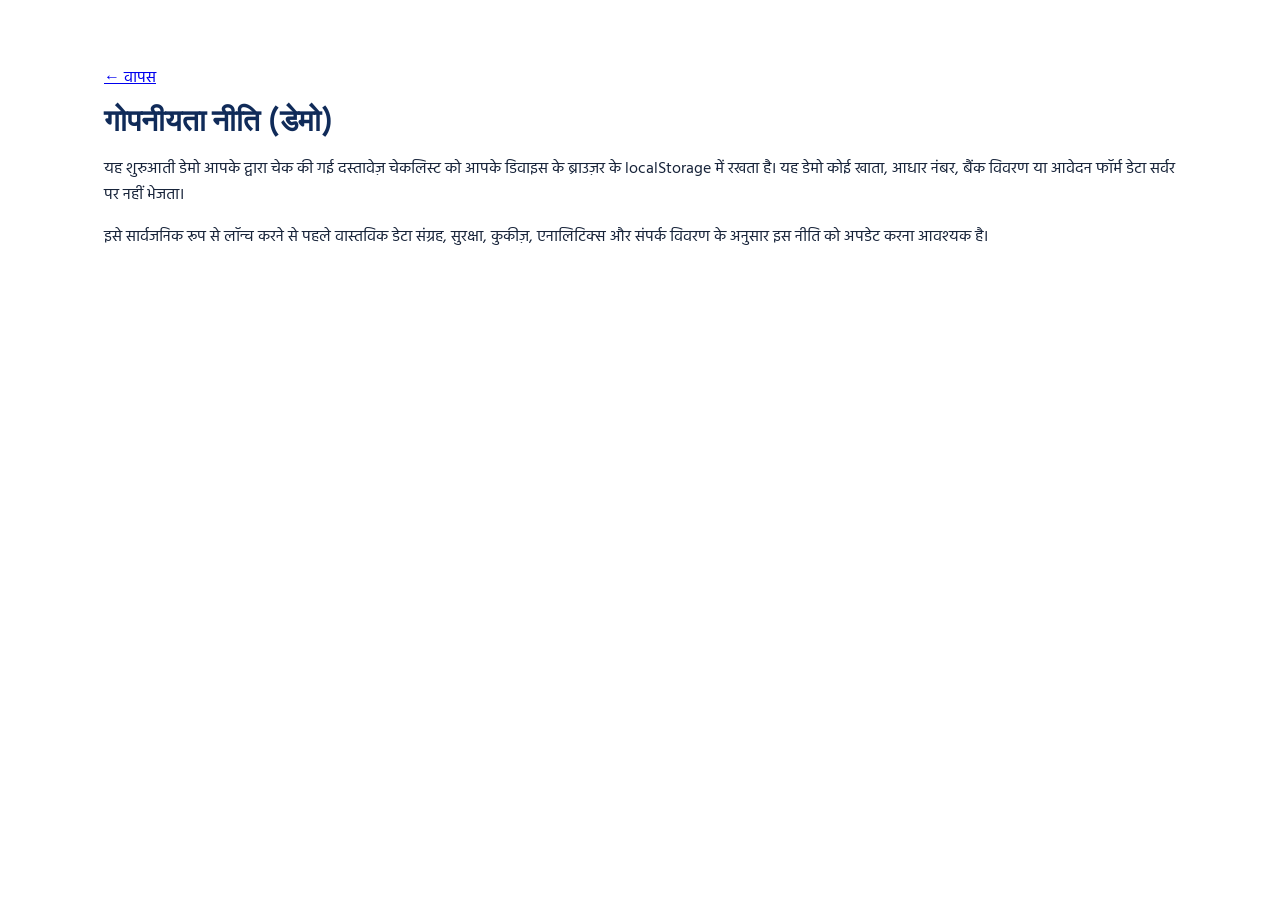
<file: privacy.html>
<!doctype html><html lang="hi"><meta charset="utf-8"><meta name="viewport" content="width=device-width,initial-scale=1"><title>गोपनीयता — FormSaathi</title><link rel="stylesheet" href="styles.css"><main class="section"><a href="index.html">← वापस</a><h2>गोपनीयता नीति (डेमो)</h2><p>यह शुरुआती डेमो आपके द्वारा चेक की गई दस्तावेज़ चेकलिस्ट को आपके डिवाइस के ब्राउज़र के localStorage में रखता है। यह डेमो कोई खाता, आधार नंबर, बैंक विवरण या आवेदन फॉर्म डेटा सर्वर पर नहीं भेजता।</p><p>इसे सार्वजनिक रूप से लॉन्च करने से पहले वास्तविक डेटा संग्रह, सुरक्षा, कुकीज़, एनालिटिक्स और संपर्क विवरण के अनुसार इस नीति को अपडेट करना आवश्यक है।</p></main></html>
</file>
<file: style.css>
:root{--b:#1746A2;--n:#0B1F4B;--lb:#E8F0FD;--bg:#F5F8FE;--w:#fff;--t:#16213A;--m:#5A6785;--ok:#0E7C4A;--warn:#8A5A00;--r:16px;--sh:0 2px 10px rgba(23,70,162,.10)}
*{box-sizing:border-box;margin:0}
html{scroll-behavior:smooth}
body{font-family:'Hind','Noto Sans Devanagari',system-ui,sans-serif;background:var(--bg);color:var(--t);line-height:1.55;font-size:16px;padding:60px 0 76px;overflow-x:hidden}
a{color:inherit;text-decoration:none}
button,input,select{font:inherit}
:focus-visible{outline:3px solid #6C9BFF;outline-offset:2px}
.top{position:fixed;top:0;left:0;right:0;height:56px;background:var(--b);color:#fff;display:flex;align-items:center;gap:8px;padding:0 10px;z-index:30}
.brand{display:flex;align-items:center;gap:8px;font-weight:700;font-size:1.15rem;flex:1}
.brand b{background:#fff;color:var(--b);padding:0 6px;border-radius:6px;font-size:.9rem}
.icon-btn{background:none;border:0;color:inherit;font-size:1.4rem;width:44px;height:44px;border-radius:12px;cursor:pointer}
.chatbar .icon-btn{color:var(--m)}
.scrim{position:fixed;inset:0;background:rgba(11,31,75,.5);opacity:0;pointer-events:none;transition:opacity .2s;z-index:40}
.scrim.on{opacity:1;pointer-events:auto}
.drawer{position:fixed;top:0;bottom:0;left:0;width:min(290px,82vw);background:var(--w);z-index:41;transform:translateX(-100%);transition:transform .25s;padding:18px 12px;display:flex;flex-direction:column;gap:4px;overflow-y:auto}
.drawer.on{transform:none}
.drawer h3{color:var(--n);padding:6px 10px 12px}
.drawer a,.drawer button{display:block;text-align:left;background:none;border:0;padding:12px;border-radius:12px;color:var(--t);cursor:pointer;font-size:1rem}
.drawer a:hover,.drawer button:hover{background:var(--lb)}
main{max-width:1000px;margin:0 auto;padding:0 14px}
.view{padding-top:14px}
.hero{background:linear-gradient(135deg,var(--n),var(--b));color:#fff;border-radius:22px;padding:22px 18px;box-shadow:var(--sh)}
.hero .hi{opacity:.85}
.hero h1{font-size:1.55rem;line-height:1.3;margin:4px 0 6px}
.search{display:flex;margin-top:14px;background:#fff;border-radius:14px;padding:4px;gap:4px}
.search input{flex:1;min-width:0;border:0;padding:10px 12px;border-radius:10px;background:none;color:var(--t)}
.search button{background:var(--b);color:#fff;border:0;padding:0 18px;border-radius:10px;cursor:pointer;font-weight:600}
.quick{display:grid;grid-template-columns:repeat(3,1fr);gap:10px;margin:16px 0}
.quick a,.quick button{background:var(--w);border:0;border-radius:var(--r);box-shadow:var(--sh);padding:14px 6px;text-align:center;font-weight:600;font-size:.88rem;color:var(--n);cursor:pointer;display:block}
.quick i{display:block;font-style:normal;font-size:1.7rem;margin-bottom:2px}
.demo-note{background:#FFF6DD;color:var(--warn);border-radius:12px;padding:10px 12px;font-size:.9rem;margin:8px 0}
h2{font-size:1.15rem;color:var(--n);margin:22px 0 10px;display:flex;justify-content:space-between;align-items:center}
.more{font-size:.85rem;color:var(--b);font-weight:600}
.pt{font-size:1.4rem;color:var(--n);margin-bottom:10px}
.tag{font-size:.7rem;background:#FFF6DD;color:var(--warn);padding:2px 8px;border-radius:20px;vertical-align:middle}
.list{display:grid;gap:12px;grid-template-columns:1fr}
.card{background:var(--w);border-radius:var(--r);box-shadow:var(--sh);padding:14px;border-left:5px solid var(--b)}
.card h3{font-size:1.02rem;color:var(--n)}
.card p{font-size:.9rem;color:var(--m);margin:3px 0}
.badge{display:inline-block;font-size:.72rem;background:var(--lb);color:var(--b);padding:2px 8px;border-radius:20px;margin:0 4px 4px 0;font-weight:600}
.badge.demo{background:#FFF6DD;color:var(--warn)}
.meta{font-size:.85rem;margin:6px 0;display:grid;gap:2px}
.acts{display:flex;gap:8px;margin-top:10px;flex-wrap:wrap}
.btn{background:var(--b);color:#fff;border:0;padding:10px 16px;border-radius:12px;font-weight:600;cursor:pointer;display:inline-block;font-size:.9rem}
.btn.ghost{background:var(--lb);color:var(--b)}
.filters{background:var(--w);border-radius:var(--r);box-shadow:var(--sh);padding:14px;display:grid;grid-template-columns:1fr 1fr;gap:10px}
.filters label{font-size:.82rem;color:var(--m);display:grid;gap:3px;min-width:0}
.filters .row{grid-column:1/-1;display:flex;gap:8px}
.filters .row .btn{flex:1}
select,.field{width:100%;padding:10px;border:1.5px solid #CFDAF0;border-radius:10px;background:#fff;color:var(--t)}
.field{margin:8px 0}
.count{margin:12px 0 8px;color:var(--m);font-size:.9rem}
.chips{display:flex;gap:8px;overflow-x:auto;padding:4px 0 8px;scrollbar-width:none}
.chip{flex:none;border:1.5px solid #CFDAF0;background:#fff;color:var(--n);padding:7px 14px;border-radius:30px;cursor:pointer;font-size:.88rem}
.chip.on{background:var(--b);color:#fff;border-color:var(--b)}
.empty{text-align:center;padding:28px 12px;color:var(--m);background:var(--w);border-radius:var(--r)}
.chatview{display:flex;flex-direction:column;min-height:calc(100vh - 140px)}
.msgs{flex:1;display:flex;flex-direction:column;gap:10px;padding:8px 0;max-height:46vh;overflow-y:auto}
.msg{max-width:86%;padding:10px 14px;border-radius:18px;white-space:pre-line;font-size:.95rem}
.msg.u{align-self:flex-end;background:var(--b);color:#fff;border-bottom-right-radius:4px}
.msg.a{align-self:flex-start;background:var(--w);box-shadow:var(--sh);border-bottom-left-radius:4px}
.dots span{display:inline-block;width:7px;height:7px;margin:0 2px;background:var(--b);border-radius:50%;animation:bl 1s infinite}
.dots span:nth-child(2){animation-delay:.15s}.dots span:nth-child(3){animation-delay:.3s}
@keyframes bl{0%,80%,100%{opacity:.25}40%{opacity:1}}
.chatbar{display:flex;gap:6px;background:var(--w);padding:6px;border-radius:30px;box-shadow:var(--sh);margin-top:8px;align-items:center}
.chatbar input{flex:1;min-width:0;border:0;padding:10px;background:none;color:var(--t)}
.send{background:var(--b);color:#fff;border:0;width:44px;height:44px;border-radius:50%;cursor:pointer;font-size:1.1rem}
.foot{text-align:center;padding:26px 14px 10px;color:var(--m);font-size:.85rem}
.foot button{background:none;border:0;color:var(--b);padding:6px 10px;cursor:pointer}
.bottom{position:fixed;bottom:0;left:0;right:0;height:64px;background:var(--w);display:flex;box-shadow:0 -2px 12px rgba(11,31,75,.12);z-index:30}
.bottom a{flex:1;display:flex;flex-direction:column;align-items:center;justify-content:center;font-size:.72rem;color:var(--m)}
.bottom i{font-style:normal;font-size:1.3rem}
.bottom a.on{color:var(--b);font-weight:700;background:var(--lb)}
.modal{position:fixed;inset:0;background:rgba(11,31,75,.55);z-index:50;display:flex;align-items:flex-end;justify-content:center}
.modal[hidden]{display:none}
.sheet{background:#fff;width:100%;max-width:560px;max-height:88vh;overflow-y:auto;border-radius:22px 22px 0 0;padding:20px 16px 24px;position:relative;animation:up .22s}
@keyframes up{from{transform:translateY(40px);opacity:0}}
.sheet h2{margin:0 36px 10px 0}
.x{position:absolute;top:10px;right:10px;border:0;background:var(--lb);width:36px;height:36px;border-radius:50%;cursor:pointer}
.sheet p,.sheet li{margin:6px 0;font-size:.95rem}
.sheet ul{padding-left:20px}
.sheet label{display:grid;gap:3px;margin:10px 0;font-size:.9rem}
.err{color:#B3261E;font-size:.82rem;min-height:1em}
.toast{position:fixed;left:50%;bottom:80px;transform:translate(-50%,20px);background:var(--n);color:#fff;padding:10px 18px;border-radius:30px;opacity:0;pointer-events:none;transition:.25s;z-index:60;font-size:.9rem;max-width:90vw}
.toast.on{opacity:1;transform:translate(-50%,0)}
@media(min-width:700px){body{padding-bottom:20px}.bottom{display:none}.list{grid-template-columns:1fr 1fr}.quick{grid-template-columns:repeat(6,1fr)}.quick.tools{grid-template-columns:repeat(3,1fr)}.filters{grid-template-columns:repeat(3,1fr)}.modal{align-items:center}.sheet{border-radius:22px}.hero h1{font-size:2rem}}
@media(prefers-reduced-motion:reduce){*{animation:none!important;transition:none!important}}
</file>
<file: styles.css>
@import url('https://fonts.googleapis.com/css2?family=Hind:wght@400;500;600;700&family=Manrope:wght@400;500;600;700;800&display=swap');
:root{--blue:#1746a2;--navy:#102b59;--cyan:#dff4f4;--ink:#18243a;--muted:#68758a;--paper:#f7f9fc;--line:#e6ebf2}
*{box-sizing:border-box}html{scroll-behavior:smooth;scroll-padding-top:90px}body{margin:0;background:#fff;color:var(--ink);font-family:'Hind',sans-serif}.topbar{height:76px;padding:0 max(5%,calc((100% - 1120px)/2));display:flex;align-items:center;justify-content:space-between;background:#fff;position:sticky;top:0;z-index:5;border-bottom:1px solid var(--line)}.brand{display:flex;gap:10px;align-items:center;text-decoration:none;color:var(--navy);font:800 18px Manrope,sans-serif}.brand small{display:block;font:400 11px Hind,sans-serif;color:var(--muted);margin-top:3px}.brand b{color:#1aa6a3}.logo{display:grid;place-items:center;width:42px;height:42px;border-radius:13px;background:var(--blue);color:white;font:800 23px Manrope}.nav{display:flex;gap:28px;justify-content:center;padding:13px;background:#fff;border-bottom:1px solid var(--line)}.nav a,.footer-links a{color:#45536a;text-decoration:none;font-size:14px}.nav a:hover,.footer-links a:hover{color:var(--blue)}.menu-btn{display:none;border:0;background:none;font-size:24px}.hero{max-width:1120px;margin:0 auto;padding:78px 24px 70px;display:flex;align-items:center;justify-content:space-between;min-height:390px;background:radial-gradient(circle at 85% 35%,#e6f6f5 0,transparent 30%)}.hero-copy{max-width:590px}.eyebrow{font:700 11px Manrope,sans-serif;letter-spacing:2px;color:#1aa6a3}.hero h1{font:800 clamp(38px,6vw,64px)/1.12 Manrope,sans-serif;color:var(--navy);margin:15px 0}.hero h1 em{font-style:normal;color:#1aa6a3}.hero p{font-size:18px;color:var(--muted);max-width:490px;line-height:1.7}.primary-btn{display:inline-flex;gap:24px;align-items:center;background:var(--blue);color:#fff;text-decoration:none;border:0;border-radius:9px;padding:13px 20px;font:600 15px Hind;cursor:pointer;margin-top:15px}.primary-btn:hover{background:#0f347e}.hero-art{width:260px;height:230px;border-radius:38% 62% 58% 42%;background:#e0f3f2;display:grid;place-items:center;position:relative;margin-right:8%}.paper{width:125px;height:160px;background:white;border-radius:12px;box-shadow:0 15px 35px #1b4b7b22;display:flex;align-items:center;justify-content:center;flex-direction:column;color:#1aa6a3;font:800 55px Manrope;transform:rotate(7deg)}.paper small{font:700 12px Manrope;color:var(--navy);text-align:center;letter-spacing:2px}.spark{position:absolute;right:25px;top:24px;color:#e6a63a;font-size:38px}.notice{max-width:1070px;margin:0 auto 20px;background:#fff8e9;border:1px solid #f4e4bd;color:#71551e;padding:13px 17px;border-radius:10px;font-size:13px}.section{max-width:1120px;margin:0 auto;padding:65px 24px}.tinted{max-width:none;background:var(--paper)}.tinted>*{max-width:1072px;margin-left:auto;margin-right:auto}.section-head{display:flex;justify-content:space-between;align-items:end;margin-bottom:25px}.section h2,.premium h2{font:800 30px Manrope,sans-serif;color:var(--navy);margin:8px 0}.section-head p,.premium p{color:var(--muted);margin:0}.search{height:52px;border:1px solid var(--line);border-radius:10px;display:flex;align-items:center;padding:0 15px;gap:10px;max-width:600px}.search span{font-size:25px;color:#8b98aa}.search input{border:0;outline:0;width:100%;font:15px Hind}.chips{display:flex;gap:9px;flex-wrap:wrap;margin:18px 0 24px}.chip{border:1px solid var(--line);border-radius:30px;padding:8px 16px;background:white;color:#536176;cursor:pointer;font:500 13px Hind}.chip.active{background:var(--navy);color:white;border-color:var(--navy)}.cards{display:grid;grid-template-columns:repeat(3,1fr);gap:16px}.form-card{border:1px solid var(--line);border-radius:13px;padding:20px;background:white;transition:.2s}.form-card:hover{transform:translateY(-3px);box-shadow:0 12px 28px #193a6610}.card-icon{width:42px;height:42px;border-radius:12px;background:#e9f4f7;display:grid;place-items:center;font-size:21px}.form-card h3{font-size:18px;margin:13px 0 5px;color:var(--navy)}.form-card p{color:var(--muted);font-size:14px;line-height:1.6;min-height:45px;margin:0 0 12px}.card-meta{display:flex;justify-content:space-between;align-items:center}.tag{font-size:11px;color:#168b87;background:#e8f7f5;padding:4px 9px;border-radius:20px}.text-link{border:0;background:none;color:var(--blue);font:600 13px Hind;cursor:pointer}.finder{max-width:740px!important;background:white;border:1px solid var(--line);padding:25px;border-radius:15px;display:grid;grid-template-columns:repeat(3,1fr);gap:15px}.finder label{display:block;font-size:13px;font-weight:600;margin-bottom:7px}.finder select{width:100%;height:44px;border:1px solid var(--line);border-radius:8px;padding:0 10px;background:white;font:14px Hind;color:var(--ink)}.full{grid-column:1/-1;justify-content:center;margin:0}.result{grid-column:1/-1;border-radius:9px;background:#f5f8fc;padding:13px;color:#58667a;font-size:14px;line-height:1.7}.checklist{max-width:720px;border:1px solid var(--line);border-radius:13px;overflow:hidden}.check-row{padding:13px 17px;border-bottom:1px solid var(--line);display:flex;gap:12px;align-items:center}.check-row:last-child{border:0}.check-row input{width:18px;height:18px;accent-color:var(--blue)}.muted{font-size:12px;color:var(--muted)}.assistant{max-width:720px;border:1px solid var(--line);border-radius:14px;background:white;overflow:hidden}.chat-head{padding:15px;display:flex;align-items:center;gap:11px;border-bottom:1px solid var(--line)}.bot-icon{width:38px;height:38px;border-radius:50%;background:#e4f5f3;color:#149d98;display:grid;place-items:center;font-size:21px}.chat-head small{display:block;color:var(--muted);font-size:11px}.online{margin-left:auto;color:#1aa66a;font-size:12px}.chat-body{padding:18px;min-height:110px}.bubble{padding:12px 14px;border-radius:12px;max-width:90%;font-size:14px;line-height:1.65}.bot{background:#f0f4f9}.user{background:#e5f5f3;margin:10px 0 10px auto}.quick-questions{padding:0 15px 16px;display:flex;gap:8px;flex-wrap:wrap}.quick-questions button{border:1px solid #d8e6ef;background:#fff;border-radius:20px;padding:7px 12px;color:#34516d;font:13px Hind;cursor:pointer}.premium{max-width:1072px;margin:20px auto 65px;padding:28px 32px;background:var(--navy);border-radius:17px;color:white;display:flex;align-items:center;justify-content:space-between}.premium h2{color:white}.premium p{color:#d0d9e9}.premium .eyebrow{color:#75d5ce}.premium-tag{border:1px solid #7790b5;border-radius:30px;padding:8px 15px;font:700 11px Manrope;color:#cfe0f8}footer{padding:28px max(5%,calc((100% - 1072px)/2));background:#f7f9fc;display:flex;align-items:center;justify-content:space-between;gap:20px;flex-wrap:wrap}footer p{font-size:12px;color:var(--muted)}.footer-links{display:flex;gap:18px;font-size:12px}
@media(max-width:700px){.topbar{height:66px;padding:0 18px}.menu-btn{display:block}.nav{display:none;flex-direction:column;gap:0;padding:5px 20px}.nav.open{display:flex}.nav a{padding:10px;border-bottom:1px solid var(--line)}.hero{padding:48px 22px 35px;min-height:340px}.hero-art{width:115px;height:130px;margin:0 0 0 8px;flex-shrink:0}.paper{width:70px;height:92px;font-size:34px}.paper small{font-size:8px}.spark{right:8px;top:10px;font-size:24px}.hero h1{font-size:37px}.hero p{font-size:15px}.notice{margin:0 15px 10px;font-size:12px}.section{padding:48px 18px}.section h2,.premium h2{font-size:25px}.cards{grid-template-columns:1fr}.form-card p{min-height:0}.finder{grid-template-columns:1fr;padding:18px}.finder .full,.result{grid-column:auto}.premium{margin:10px 15px 45px;padding:23px;gap:10px}.premium-tag{white-space:nowrap}footer{padding:25px 18px;display:block}footer p{margin:18px 0}.footer-links{margin-top:15px}}
</file>
